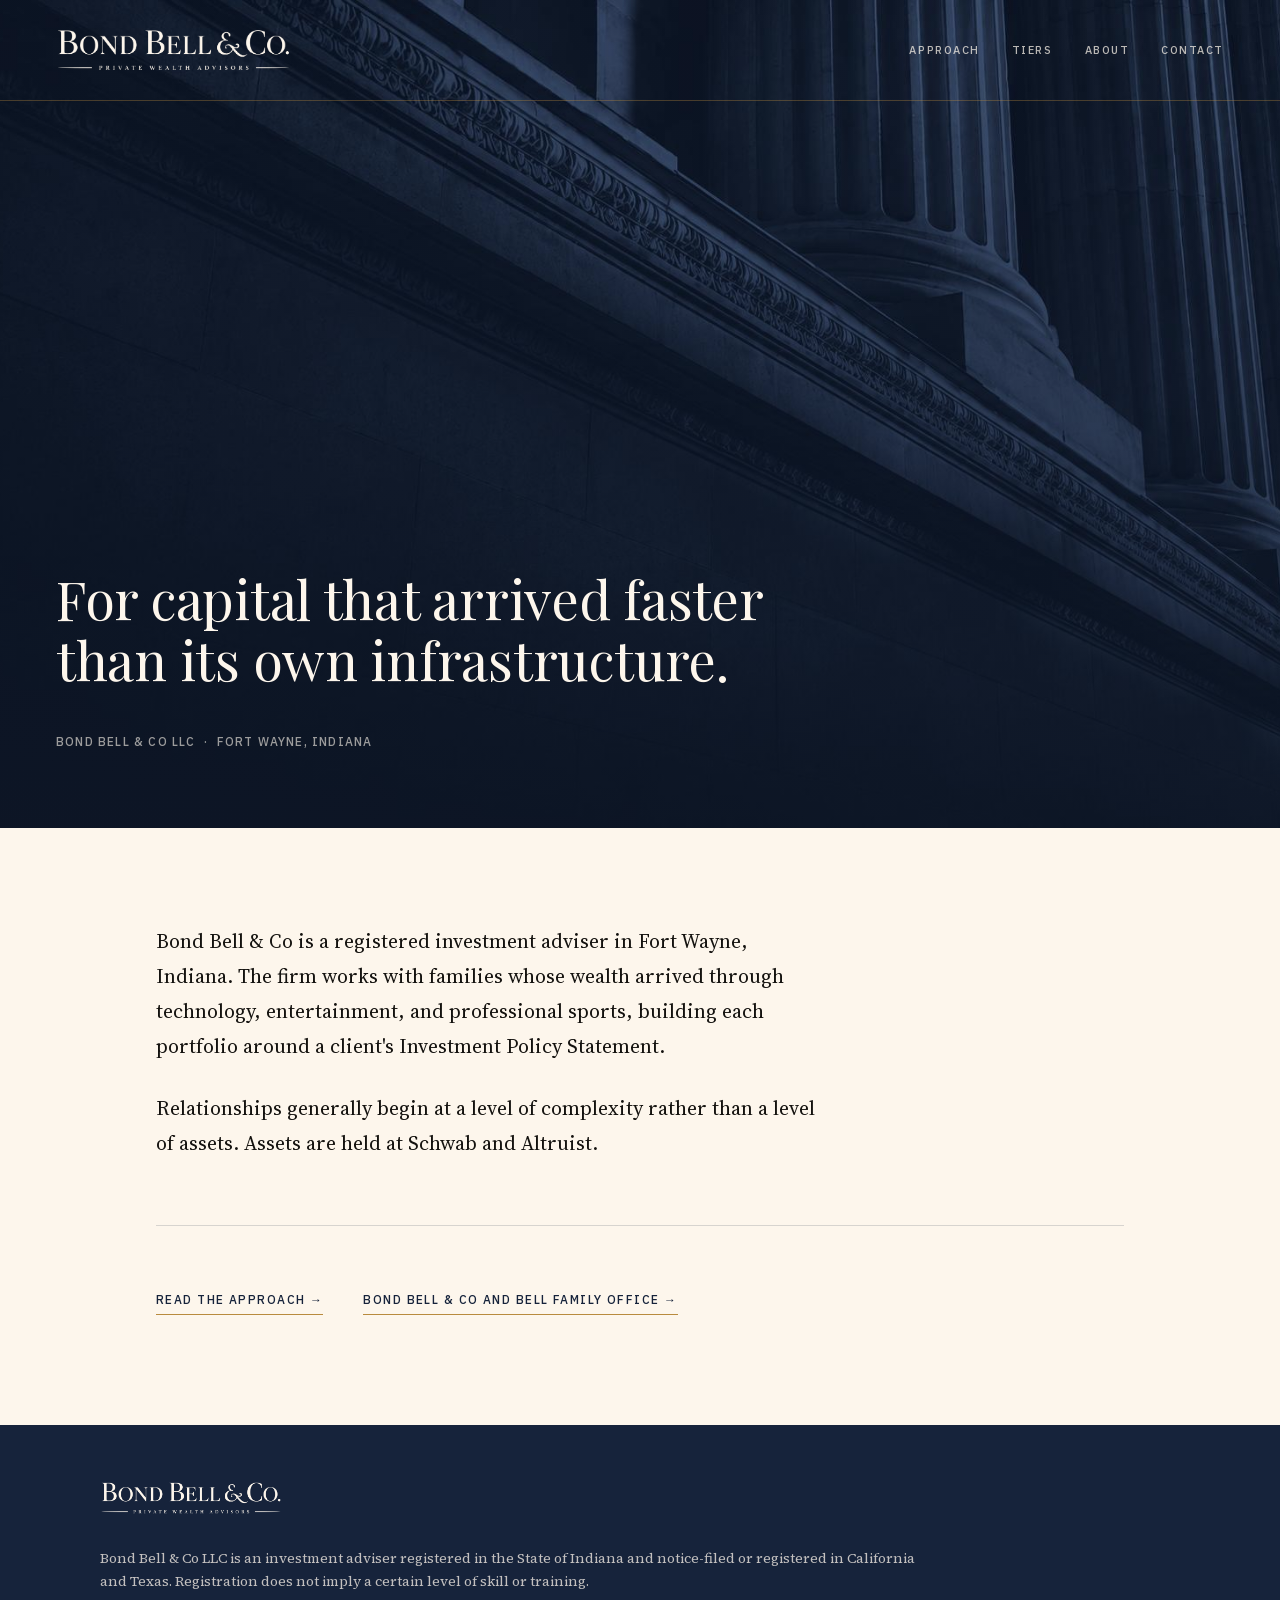
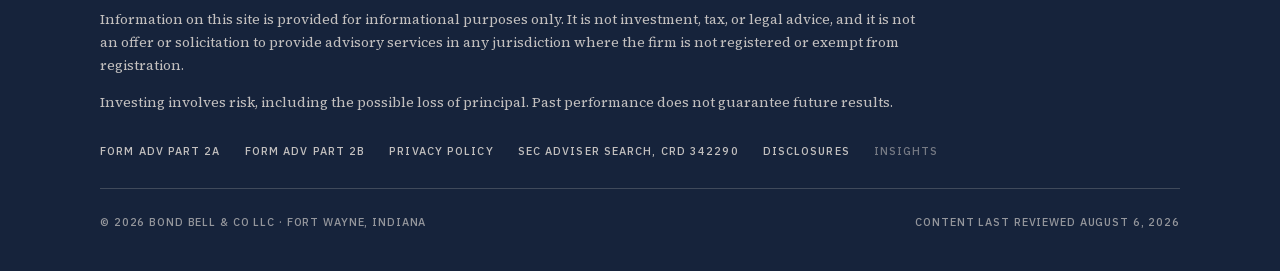
<file: index.html>
<!doctype html>
<html lang="en">
<head>
<meta charset="utf-8">
<meta name="viewport" content="width=device-width, initial-scale=1">
<title>Bond Bell &amp; Co · Private Wealth Advisors</title>
<meta name="description" content="Bond Bell &amp; Co is a registered investment adviser in Fort Wayne, Indiana, serving families whose wealth arrived through technology, entertainment, and professional sports.">
<meta property="og:title" content="Bond Bell &amp; Co">
<meta property="og:description" content="Private wealth advisors. Fort Wayne, Indiana.">
<meta property="og:image" content="https://bondbellandco.com/share-card.png">
<meta property="og:url" content="https://bondbellandco.com/">
<meta property="og:type" content="website">
<meta name="twitter:card" content="summary_large_image">
<link rel="icon" type="image/png" sizes="32x32" href="favicon-32.png">
<link rel="icon" type="image/png" sizes="16x16" href="favicon-16.png">
<link rel="apple-touch-icon" href="apple-touch-icon.png">
<link rel="stylesheet" href="styles.css">
<script>document.documentElement.classList.add('js')</script>
</head>
<body>

<a class="skip-link" href="#main">Skip to content</a>

<div class="hero">
  <header class="site-header site-header--overlay">
    <a class="wordmark" href="./"><img src="images/logo-cream.png" alt="Bond Bell &amp; Co. Private Wealth Advisors" width="1335" height="250"></a>
    <nav class="site-nav" aria-label="Primary">
      <a href="approach/">Approach</a>
      <a href="tiers/">Tiers</a>
      <a href="about/">About</a>
      <a href="contact/">Contact</a>
    </nav>
  </header>
  <div class="hero-content">
    <h1 class="thesis">For capital that arrived faster than its own infrastructure.</h1>
    <p class="hero-sub">Bond Bell &amp; Co LLC &nbsp;·&nbsp; Fort Wayne, Indiana</p>
  </div>
</div>

<main id="main">
  <div class="narrow reveal">
    <p class="lede">Bond Bell &amp; Co is a registered investment adviser in Fort Wayne, Indiana. The firm works with families whose wealth arrived through technology, entertainment, and professional sports, building each portfolio around a client's Investment Policy Statement.</p>
    <p class="lede">Relationships generally begin at a level of complexity rather than a level of assets. Assets are held at Schwab and Altruist.</p>
  </div>

  <hr class="rule">

  <div class="ctas reveal">
    <a class="cta" href="approach/">Read the approach →</a>
    <a class="cta" href="tiers/">Bond Bell &amp; Co and Bell Family Office →</a>
  </div>
</main>

<footer class="site-footer">
  <div class="footer-inner">
    <div class="footer-wordmark"><img src="images/logo-cream.png" alt="" width="1335" height="250"></div>
    <div class="disclosure">
      <p>Bond Bell &amp; Co LLC is an investment adviser registered in the State of Indiana and notice-filed or registered in California and Texas. Registration does not imply a certain level of skill or training.</p>
      <p>Information on this site is provided for informational purposes only. It is not investment, tax, or legal advice, and it is not an offer or solicitation to provide advisory services in any jurisdiction where the firm is not registered or exempt from registration.</p>
      <p>Investing involves risk, including the possible loss of principal. Past performance does not guarantee future results.</p>
    </div>
    <nav class="footer-links" aria-label="Disclosures">
      <a href="documents/form-adv-part-2a.pdf">Form ADV Part 2A</a>
      <a href="documents/form-adv-part-2b.pdf">Form ADV Part 2B</a>
      <a href="privacy/">Privacy Policy</a>
      <a href="https://adviserinfo.sec.gov/firm/summary/342290" rel="noopener noreferrer">SEC Adviser Search, CRD 342290</a>
      <a href="disclosures/">Disclosures</a>
      <a class="discreet" href="insights/">Insights</a>
    </nav>
    <div class="footer-meta">
      <span>© 2026 Bond Bell &amp; Co LLC · Fort Wayne, Indiana</span>
      <span>Content last reviewed August 6, 2026</span>
    </div>
  </div>
</footer>

<script>
const obs = new IntersectionObserver(es => es.forEach(e => { if (e.isIntersecting) { e.target.classList.add('visible'); obs.unobserve(e.target); } }), { rootMargin: '-8% 0px' });
document.querySelectorAll('.reveal').forEach(el => obs.observe(el));
</script>
<script src="eggs.js?v=20261113b" defer></script>
</body>
</html>
</file>
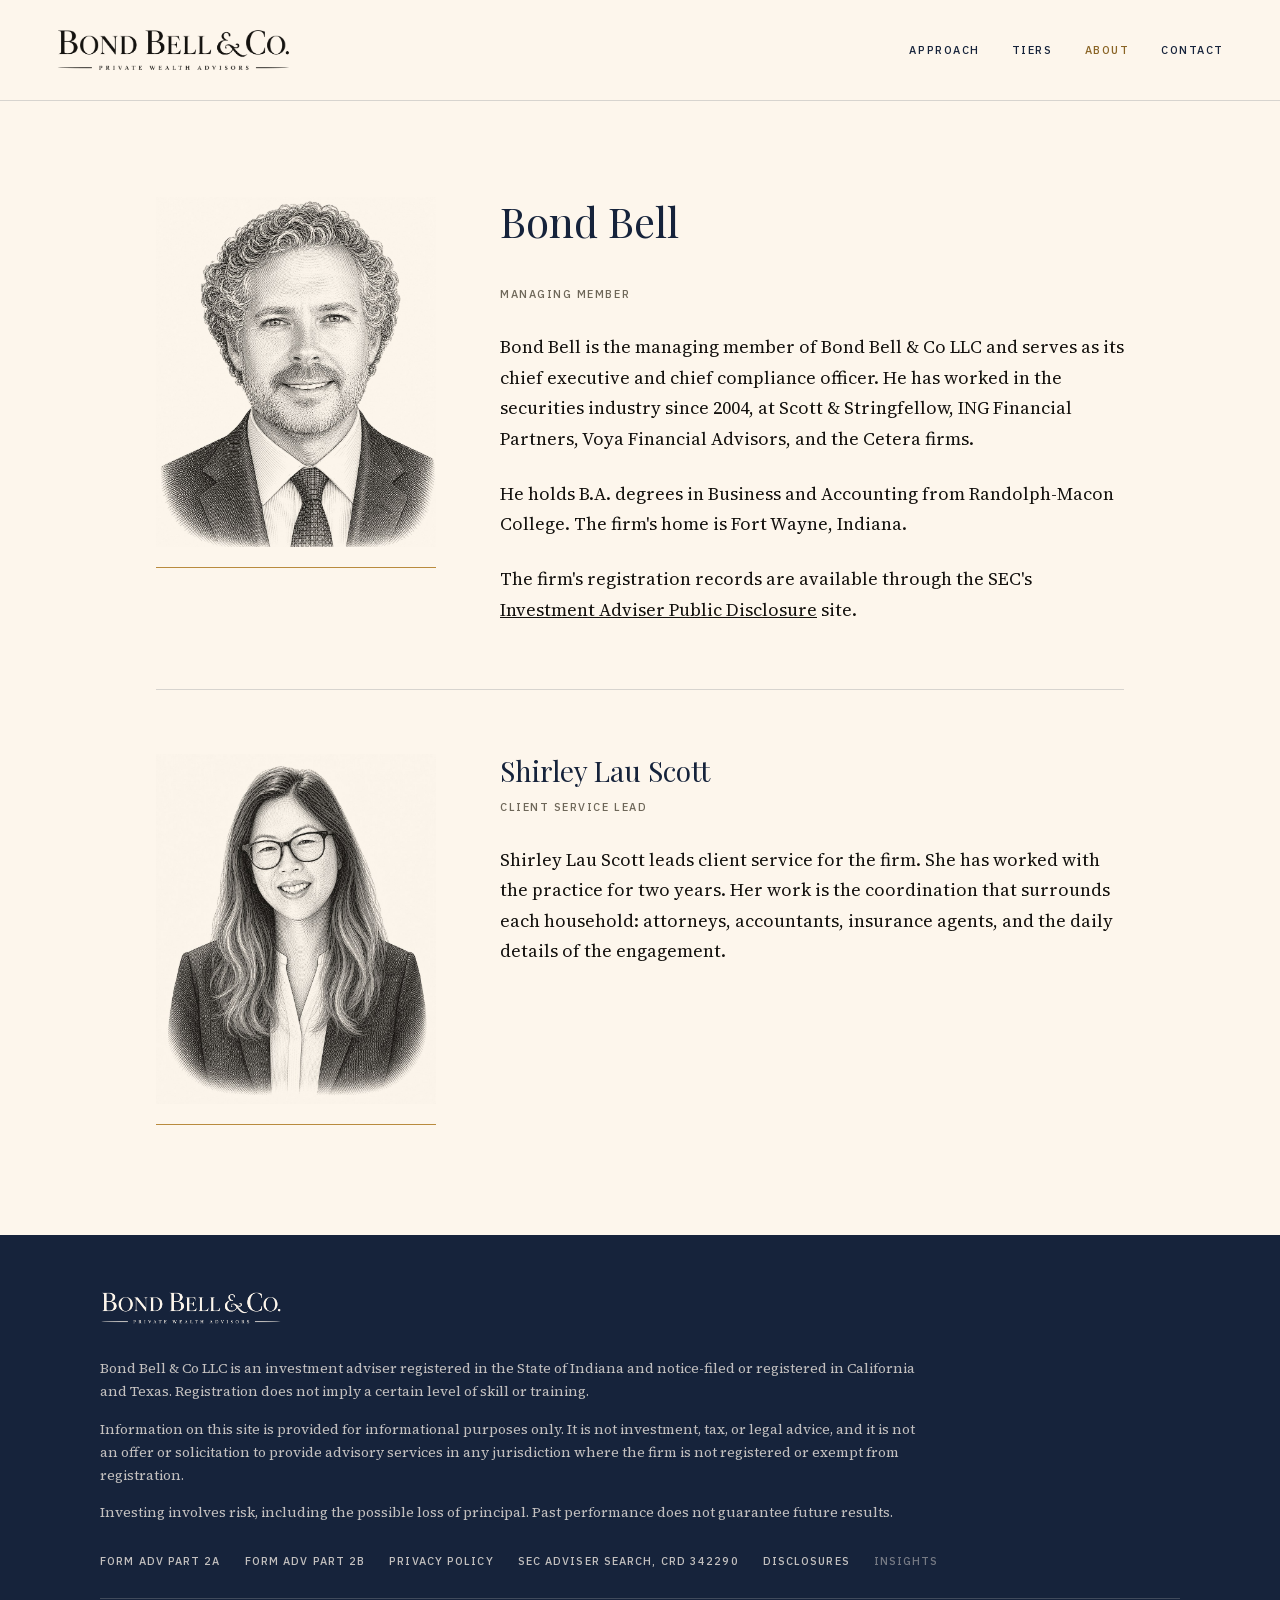
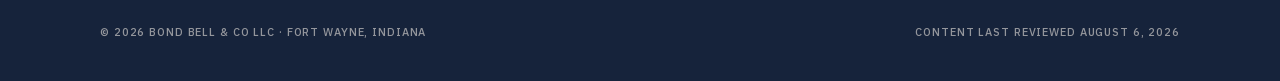
<file: about/index.html>
<!doctype html>
<html lang="en">
<head>
<meta charset="utf-8">
<meta name="viewport" content="width=device-width, initial-scale=1">
<title>About · Bond Bell &amp; Co</title>
<meta name="description" content="Bond Bell, managing member of Bond Bell &amp; Co LLC, Fort Wayne, Indiana.">
<meta property="og:title" content="About · Bond Bell &amp; Co">
<meta property="og:image" content="https://bondbellandco.com/share-card.png">
<meta name="twitter:card" content="summary_large_image">
<link rel="icon" type="image/png" sizes="32x32" href="../favicon-32.png">
<link rel="icon" type="image/png" sizes="16x16" href="../favicon-16.png">
<link rel="apple-touch-icon" href="../apple-touch-icon.png">
<link rel="stylesheet" href="../styles.css">
<script>document.documentElement.classList.add('js')</script>
</head>
<body>

<a class="skip-link" href="#main">Skip to content</a>

<header class="site-header site-header--solid">
  <a class="wordmark" href="../"><img src="../images/logo-black.png" alt="Bond Bell &amp; Co. Private Wealth Advisors" width="1335" height="250"></a>
  <nav class="site-nav" aria-label="Primary">
    <a href="../approach/">Approach</a>
    <a href="../tiers/">Tiers</a>
    <a href="./" aria-current="page">About</a>
    <a href="../contact/">Contact</a>
  </nav>
</header>

<main id="main">
  <div class="about-grid reveal">
    <img class="portrait" src="../images/portrait.jpg" alt="Engraved portrait of Bond Bell" width="640" height="800">
    <div>
      <h1>Bond Bell</h1>
      <p class="byline">Managing Member</p>
      <p>Bond Bell is the managing member of Bond Bell &amp; Co LLC and serves as its chief executive and chief compliance officer. He has worked in the securities industry since 2004, at Scott &amp; Stringfellow, ING Financial Partners, Voya Financial Advisors, and the Cetera firms.</p>
      <p>He holds B.A. degrees in Business and Accounting from Randolph-Macon College. The firm's home is Fort Wayne, Indiana.</p>
      <p>The firm's registration records are available through the SEC's <a href="https://adviserinfo.sec.gov/firm/summary/342290" rel="noopener noreferrer">Investment Adviser Public Disclosure</a> site.</p>
    </div>
  </div>

  <hr class="rule">

  <div class="about-grid reveal">
    <img class="portrait" src="../images/portrait-shirley.jpg" alt="Engraved portrait of Shirley Lau Scott" width="640" height="800">
    <div>
      <h2 class="person-name">Shirley Lau Scott</h2>
      <p class="byline">Client Service Lead</p>
      <p>Shirley Lau Scott leads client service for the firm. She has worked with the practice for two years. Her work is the coordination that surrounds each household: attorneys, accountants, insurance agents, and the daily details of the engagement.</p>
    </div>
  </div>
</main>

<footer class="site-footer">
  <div class="footer-inner">
    <div class="footer-wordmark"><img src="../images/logo-cream.png" alt="" width="1335" height="250"></div>
    <div class="disclosure">
      <p>Bond Bell &amp; Co LLC is an investment adviser registered in the State of Indiana and notice-filed or registered in California and Texas. Registration does not imply a certain level of skill or training.</p>
      <p>Information on this site is provided for informational purposes only. It is not investment, tax, or legal advice, and it is not an offer or solicitation to provide advisory services in any jurisdiction where the firm is not registered or exempt from registration.</p>
      <p>Investing involves risk, including the possible loss of principal. Past performance does not guarantee future results.</p>
    </div>
    <nav class="footer-links" aria-label="Disclosures">
      <a href="../documents/form-adv-part-2a.pdf">Form ADV Part 2A</a>
      <a href="../documents/form-adv-part-2b.pdf">Form ADV Part 2B</a>
      <a href="../privacy/">Privacy Policy</a>
      <a href="https://adviserinfo.sec.gov/firm/summary/342290" rel="noopener noreferrer">SEC Adviser Search, CRD 342290</a>
      <a href="../disclosures/">Disclosures</a>
      <a class="discreet" href="../insights/">Insights</a>
    </nav>
    <div class="footer-meta">
      <span>© 2026 Bond Bell &amp; Co LLC · Fort Wayne, Indiana</span>
      <span>Content last reviewed August 6, 2026</span>
    </div>
  </div>
</footer>

<script>
const obs = new IntersectionObserver(es => es.forEach(e => { if (e.isIntersecting) { e.target.classList.add('visible'); obs.unobserve(e.target); } }), { rootMargin: '-8% 0px' });
document.querySelectorAll('.reveal').forEach(el => obs.observe(el));
</script>
<script src="../eggs.js?v=20261113b" defer></script>
</body>
</html>
</file>
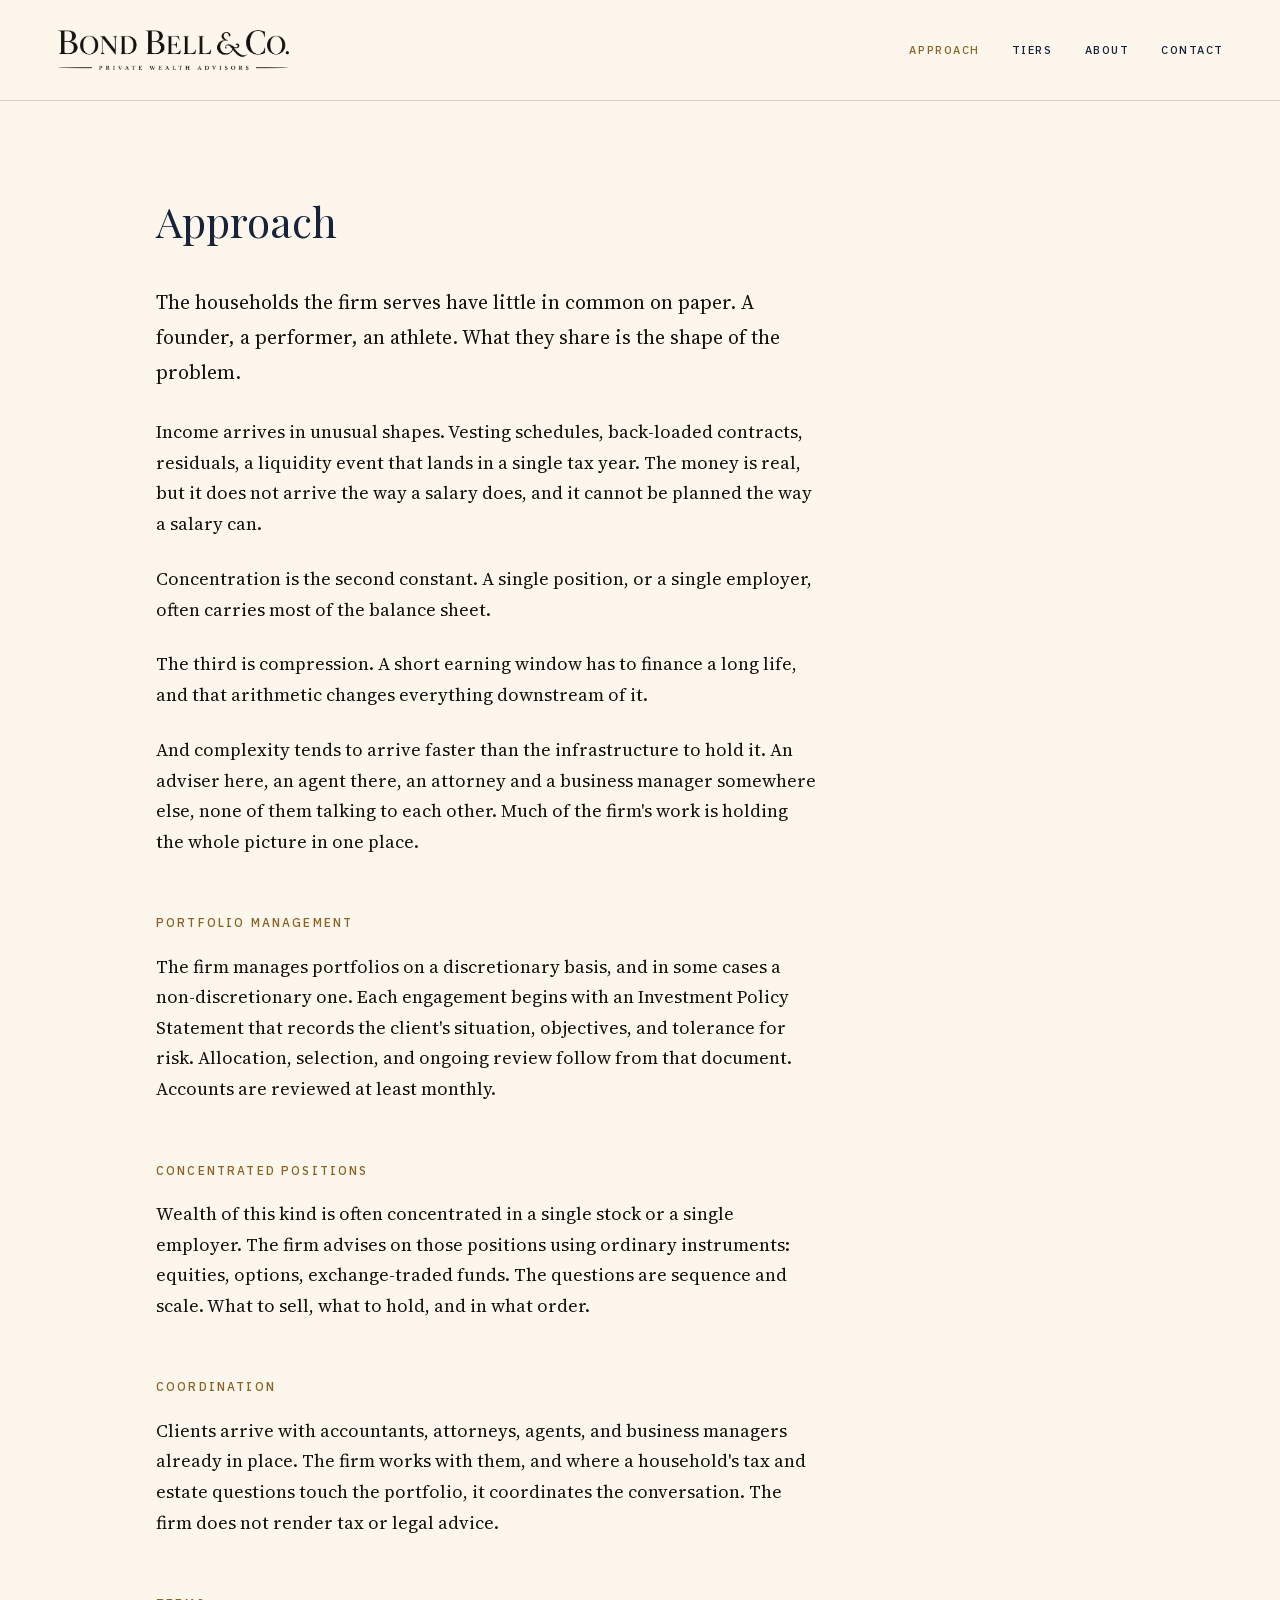
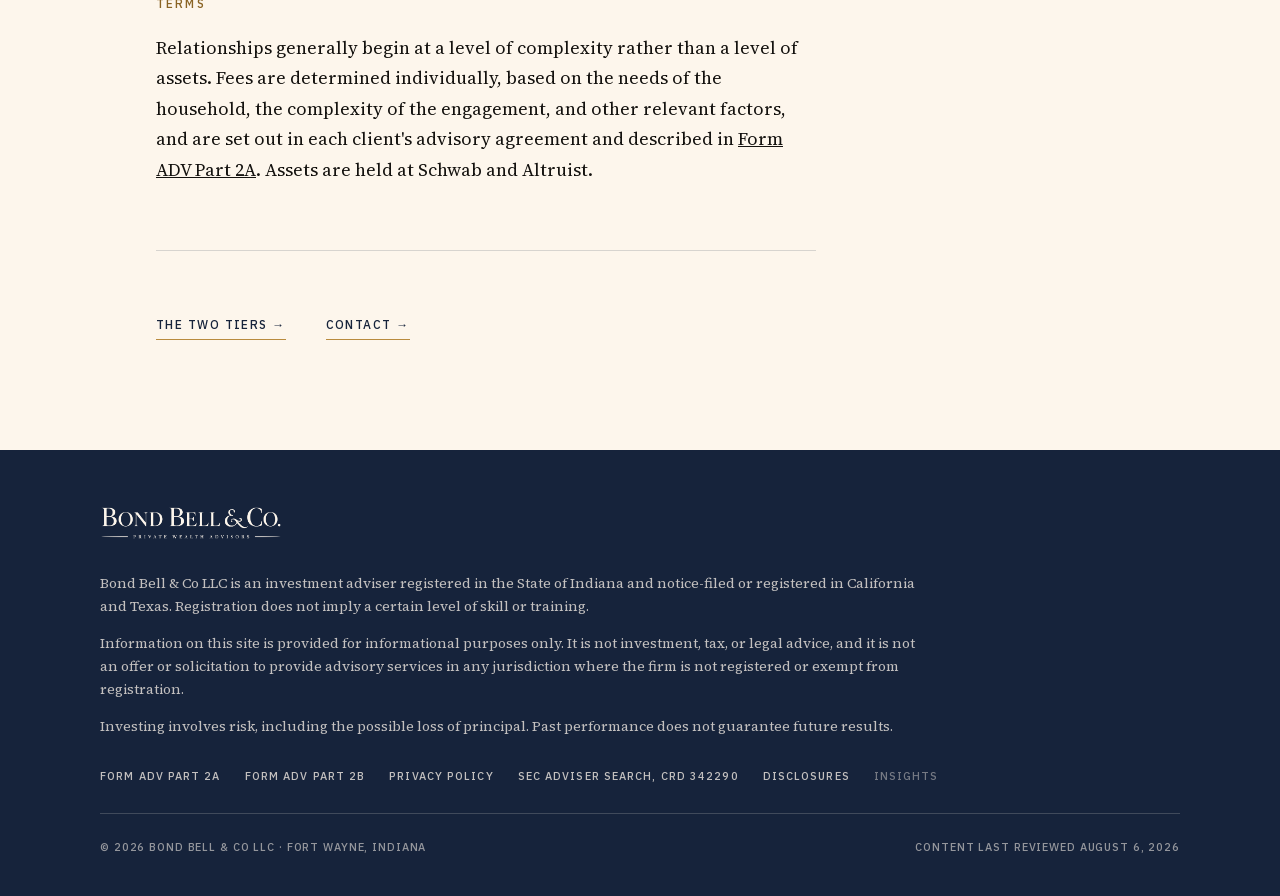
<file: approach/index.html>
<!doctype html>
<html lang="en">
<head>
<meta charset="utf-8">
<meta name="viewport" content="width=device-width, initial-scale=1">
<title>Approach · Bond Bell &amp; Co</title>
<meta name="description" content="Who Bond Bell &amp; Co serves and what the firm does: portfolio management built around each client's Investment Policy Statement, concentrated positions, and coordination with a household's existing advisers.">
<meta property="og:title" content="Approach · Bond Bell &amp; Co">
<meta property="og:image" content="https://bondbellandco.com/share-card.png">
<meta name="twitter:card" content="summary_large_image">
<link rel="icon" type="image/png" sizes="32x32" href="../favicon-32.png">
<link rel="icon" type="image/png" sizes="16x16" href="../favicon-16.png">
<link rel="apple-touch-icon" href="../apple-touch-icon.png">
<link rel="stylesheet" href="../styles.css">
<script>document.documentElement.classList.add('js')</script>
</head>
<body>

<a class="skip-link" href="#main">Skip to content</a>

<header class="site-header site-header--solid">
  <a class="wordmark" href="../"><img src="../images/logo-black.png" alt="Bond Bell &amp; Co. Private Wealth Advisors" width="1335" height="250"></a>
  <nav class="site-nav" aria-label="Primary">
    <a href="./" aria-current="page">Approach</a>
    <a href="../tiers/">Tiers</a>
    <a href="../about/">About</a>
    <a href="../contact/">Contact</a>
  </nav>
</header>

<main id="main">
  <h1>Approach</h1>

  <div class="narrow">
    <div class="reveal">
      <p class="lede">The households the firm serves have little in common on paper. A founder, a performer, an athlete. What they share is the shape of the problem.</p>
      <p>Income arrives in unusual shapes. Vesting schedules, back-loaded contracts, residuals, a liquidity event that lands in a single tax year. The money is real, but it does not arrive the way a salary does, and it cannot be planned the way a salary can.</p>
      <p>Concentration is the second constant. A single position, or a single employer, often carries most of the balance sheet.</p>
      <p>The third is compression. A short earning window has to finance a long life, and that arithmetic changes everything downstream of it.</p>
      <p>And complexity tends to arrive faster than the infrastructure to hold it. An adviser here, an agent there, an attorney and a business manager somewhere else, none of them talking to each other. Much of the firm's work is holding the whole picture in one place.</p>
    </div>

    <div class="reveal">
      <h2>Portfolio management</h2>
      <p>The firm manages portfolios on a discretionary basis, and in some cases a non-discretionary one. Each engagement begins with an Investment Policy Statement that records the client's situation, objectives, and tolerance for risk. Allocation, selection, and ongoing review follow from that document. Accounts are reviewed at least monthly.</p>

      <h2>Concentrated positions</h2>
      <p>Wealth of this kind is often concentrated in a single stock or a single employer. The firm advises on those positions using ordinary instruments: equities, options, exchange-traded funds. The questions are sequence and scale. What to sell, what to hold, and in what order.</p>

      <h2>Coordination</h2>
      <p>Clients arrive with accountants, attorneys, agents, and business managers already in place. The firm works with them, and where a household's tax and estate questions touch the portfolio, it coordinates the conversation. The firm does not render tax or legal advice.</p>

      <h2>Terms</h2>
      <p>Relationships generally begin at a level of complexity rather than a level of assets. Fees are determined individually, based on the needs of the household, the complexity of the engagement, and other relevant factors, and are set out in each client's advisory agreement and described in <a href="../documents/form-adv-part-2a.pdf">Form ADV Part 2A</a>. Assets are held at Schwab and Altruist.</p>
    </div>

    <hr class="rule">
    <div class="ctas reveal">
      <a class="cta" href="../tiers/">The two tiers →</a>
      <a class="cta" href="../contact/">Contact →</a>
    </div>
  </div>
</main>

<footer class="site-footer">
  <div class="footer-inner">
    <div class="footer-wordmark"><img src="../images/logo-cream.png" alt="" width="1335" height="250"></div>
    <div class="disclosure">
      <p>Bond Bell &amp; Co LLC is an investment adviser registered in the State of Indiana and notice-filed or registered in California and Texas. Registration does not imply a certain level of skill or training.</p>
      <p>Information on this site is provided for informational purposes only. It is not investment, tax, or legal advice, and it is not an offer or solicitation to provide advisory services in any jurisdiction where the firm is not registered or exempt from registration.</p>
      <p>Investing involves risk, including the possible loss of principal. Past performance does not guarantee future results.</p>
    </div>
    <nav class="footer-links" aria-label="Disclosures">
      <a href="../documents/form-adv-part-2a.pdf">Form ADV Part 2A</a>
      <a href="../documents/form-adv-part-2b.pdf">Form ADV Part 2B</a>
      <a href="../privacy/">Privacy Policy</a>
      <a href="https://adviserinfo.sec.gov/firm/summary/342290" rel="noopener noreferrer">SEC Adviser Search, CRD 342290</a>
      <a href="../disclosures/">Disclosures</a>
      <a class="discreet" href="../insights/">Insights</a>
    </nav>
    <div class="footer-meta">
      <span>© 2026 Bond Bell &amp; Co LLC · Fort Wayne, Indiana</span>
      <span>Content last reviewed August 6, 2026</span>
    </div>
  </div>
</footer>

<script>
const obs = new IntersectionObserver(es => es.forEach(e => { if (e.isIntersecting) { e.target.classList.add('visible'); obs.unobserve(e.target); } }), { rootMargin: '-8% 0px' });
document.querySelectorAll('.reveal').forEach(el => obs.observe(el));
</script>
<script src="../eggs.js?v=20261113b" defer></script>
</body>
</html>
</file>
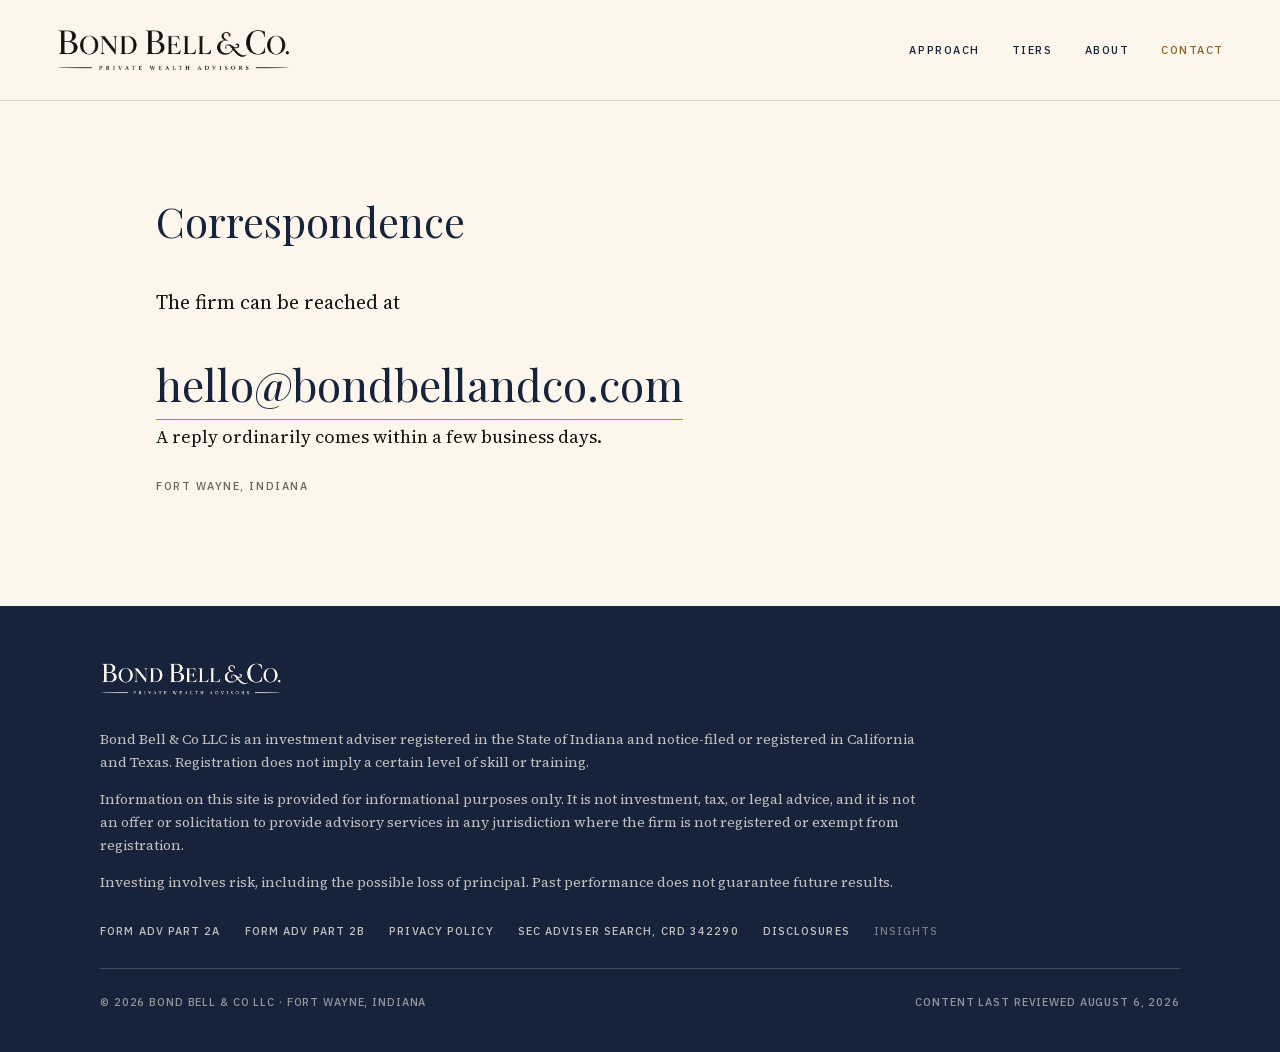
<file: contact/index.html>
<!doctype html>
<html lang="en">
<head>
<meta charset="utf-8">
<meta name="viewport" content="width=device-width, initial-scale=1">
<title>Contact · Bond Bell &amp; Co</title>
<meta name="description" content="Bond Bell &amp; Co can be reached by email. Fort Wayne, Indiana.">
<meta property="og:title" content="Contact · Bond Bell &amp; Co">
<meta property="og:image" content="https://bondbellandco.com/share-card.png">
<meta name="twitter:card" content="summary_large_image">
<link rel="icon" type="image/png" sizes="32x32" href="../favicon-32.png">
<link rel="icon" type="image/png" sizes="16x16" href="../favicon-16.png">
<link rel="apple-touch-icon" href="../apple-touch-icon.png">
<link rel="stylesheet" href="../styles.css">
<script>document.documentElement.classList.add('js')</script>
</head>
<body>

<a class="skip-link" href="#main">Skip to content</a>

<header class="site-header site-header--solid">
  <a class="wordmark" href="../"><img src="../images/logo-black.png" alt="Bond Bell &amp; Co. Private Wealth Advisors" width="1335" height="250"></a>
  <nav class="site-nav" aria-label="Primary">
    <a href="../approach/">Approach</a>
    <a href="../tiers/">Tiers</a>
    <a href="../about/">About</a>
    <a href="./" aria-current="page">Contact</a>
  </nav>
</header>

<main id="main" class="contact-page">
  <div class="narrow reveal">
    <h1>Correspondence</h1>
    <p class="lede">The firm can be reached at</p>
    <a class="contact-email" href="&#109;&#97;&#105;&#108;&#116;&#111;&#58;&#104;&#101;&#108;&#108;&#111;&#64;&#98;&#111;&#110;&#100;&#98;&#101;&#108;&#108;&#97;&#110;&#100;&#99;&#111;&#46;&#99;&#111;&#109;">&#104;&#101;&#108;&#108;&#111;&#64;&#98;&#111;&#110;&#100;&#98;&#101;&#108;&#108;&#97;&#110;&#100;&#99;&#111;&#46;&#99;&#111;&#109;</a>
    <p>A reply ordinarily comes within a few business days.</p>
    <p class="byline">Fort Wayne, Indiana</p>
  </div>
</main>

<footer class="site-footer">
  <div class="footer-inner">
    <div class="footer-wordmark"><img src="../images/logo-cream.png" alt="" width="1335" height="250"></div>
    <div class="disclosure">
      <p>Bond Bell &amp; Co LLC is an investment adviser registered in the State of Indiana and notice-filed or registered in California and Texas. Registration does not imply a certain level of skill or training.</p>
      <p>Information on this site is provided for informational purposes only. It is not investment, tax, or legal advice, and it is not an offer or solicitation to provide advisory services in any jurisdiction where the firm is not registered or exempt from registration.</p>
      <p>Investing involves risk, including the possible loss of principal. Past performance does not guarantee future results.</p>
    </div>
    <nav class="footer-links" aria-label="Disclosures">
      <a href="../documents/form-adv-part-2a.pdf">Form ADV Part 2A</a>
      <a href="../documents/form-adv-part-2b.pdf">Form ADV Part 2B</a>
      <a href="../privacy/">Privacy Policy</a>
      <a href="https://adviserinfo.sec.gov/firm/summary/342290" rel="noopener noreferrer">SEC Adviser Search, CRD 342290</a>
      <a href="../disclosures/">Disclosures</a>
      <a class="discreet" href="../insights/">Insights</a>
    </nav>
    <div class="footer-meta">
      <span>© 2026 Bond Bell &amp; Co LLC · Fort Wayne, Indiana</span>
      <span>Content last reviewed August 6, 2026</span>
    </div>
  </div>
</footer>

<script>
const obs = new IntersectionObserver(es => es.forEach(e => { if (e.isIntersecting) { e.target.classList.add('visible'); obs.unobserve(e.target); } }), { rootMargin: '-8% 0px' });
document.querySelectorAll('.reveal').forEach(el => obs.observe(el));
</script>
<script src="../eggs.js?v=20261113b" defer></script>
</body>
</html>
</file>
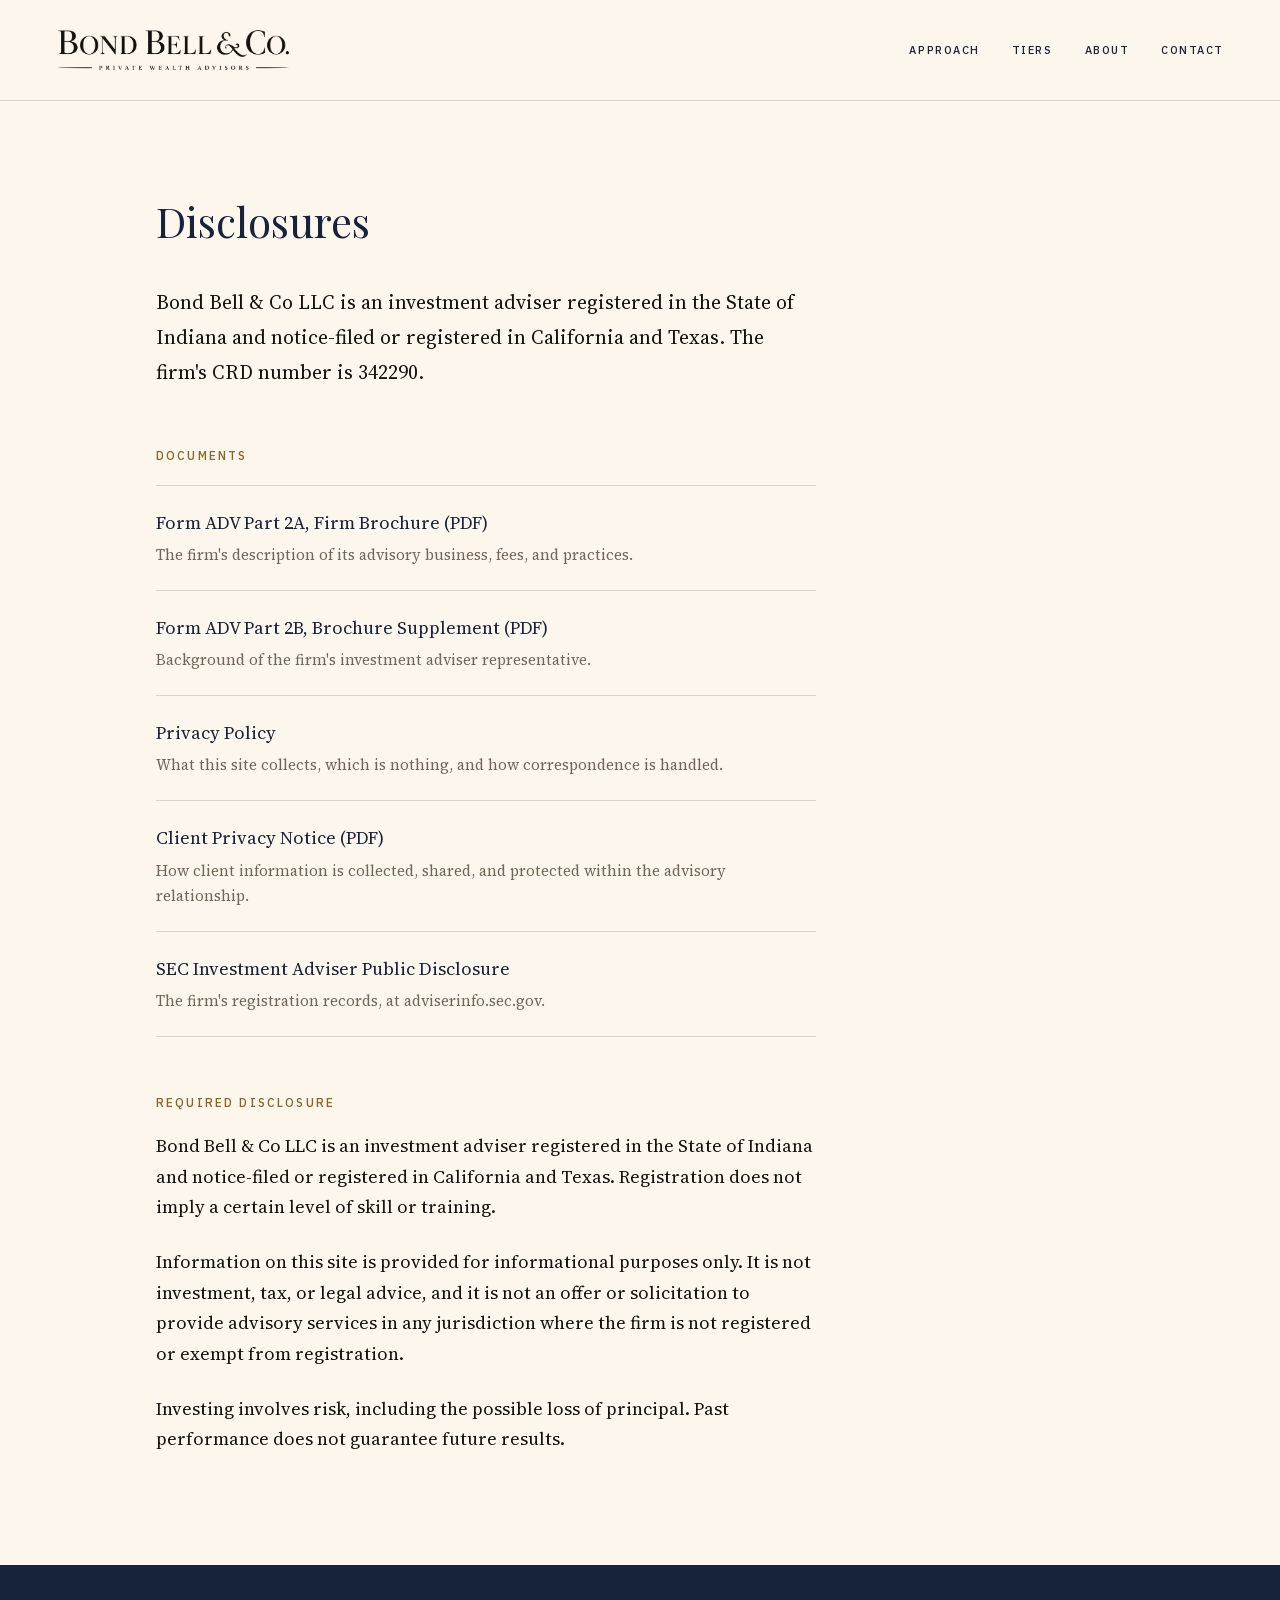
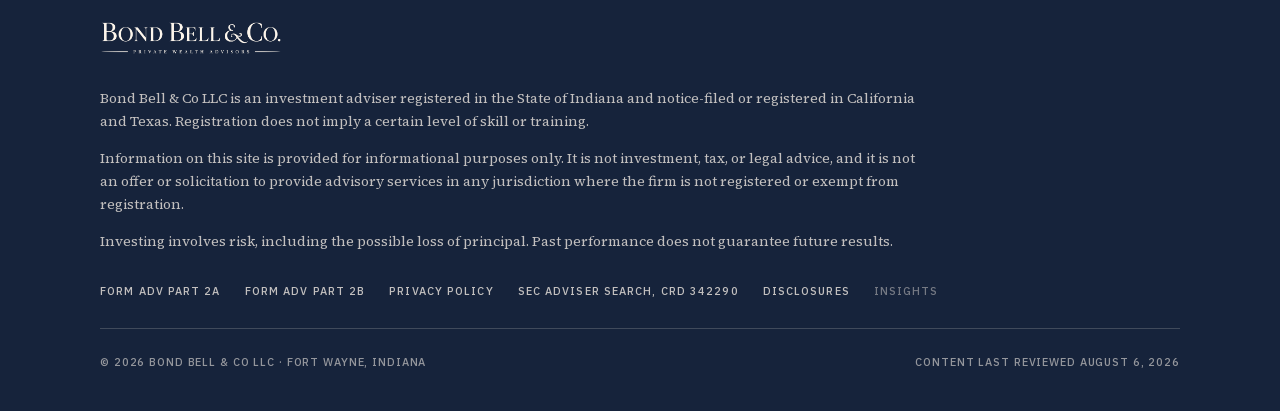
<file: disclosures/index.html>
<!doctype html>
<html lang="en">
<head>
<meta charset="utf-8">
<meta name="viewport" content="width=device-width, initial-scale=1">
<title>Disclosures · Bond Bell &amp; Co</title>
<meta name="description" content="Form ADV Part 2A and 2B, Privacy Policy, and regulatory records for Bond Bell &amp; Co LLC, CRD 342290.">
<meta property="og:title" content="Disclosures · Bond Bell &amp; Co">
<meta property="og:image" content="https://bondbellandco.com/share-card.png">
<meta name="twitter:card" content="summary_large_image">
<link rel="icon" type="image/png" sizes="32x32" href="../favicon-32.png">
<link rel="icon" type="image/png" sizes="16x16" href="../favicon-16.png">
<link rel="apple-touch-icon" href="../apple-touch-icon.png">
<link rel="stylesheet" href="../styles.css">
<script>document.documentElement.classList.add('js')</script>
</head>
<body>

<a class="skip-link" href="#main">Skip to content</a>

<header class="site-header site-header--solid">
  <a class="wordmark" href="../"><img src="../images/logo-black.png" alt="Bond Bell &amp; Co. Private Wealth Advisors" width="1335" height="250"></a>
  <nav class="site-nav" aria-label="Primary">
    <a href="../approach/">Approach</a>
    <a href="../tiers/">Tiers</a>
    <a href="../about/">About</a>
    <a href="../contact/">Contact</a>
  </nav>
</header>

<main id="main">
  <h1>Disclosures</h1>

  <div class="narrow">
    <div class="reveal">
      <p class="lede">Bond Bell &amp; Co LLC is an investment adviser registered in the State of Indiana and notice-filed or registered in California and Texas. The firm's CRD number is 342290.</p>
    </div>

    <div class="reveal">
      <h2>Documents</h2>
      <ul class="doc-list">
        <li>
          <a href="../documents/form-adv-part-2a.pdf">Form ADV Part 2A, Firm Brochure (PDF)</a>
          <p class="doc-note">The firm's description of its advisory business, fees, and practices.</p>
        </li>
        <li>
          <a href="../documents/form-adv-part-2b.pdf">Form ADV Part 2B, Brochure Supplement (PDF)</a>
          <p class="doc-note">Background of the firm's investment adviser representative.</p>
        </li>
        <li>
          <a href="../privacy/">Privacy Policy</a>
          <p class="doc-note">What this site collects, which is nothing, and how correspondence is handled.</p>
        </li>
        <li>
          <a href="../documents/client-privacy-notice.pdf">Client Privacy Notice (PDF)</a>
          <p class="doc-note">How client information is collected, shared, and protected within the advisory relationship.</p>
        </li>
        <li>
          <a href="https://adviserinfo.sec.gov/firm/summary/342290" rel="noopener noreferrer">SEC Investment Adviser Public Disclosure</a>
          <p class="doc-note">The firm's registration records, at adviserinfo.sec.gov.</p>
        </li>
      </ul>
    </div>

    <div class="reveal">
      <h2>Required disclosure</h2>
      <p>Bond Bell &amp; Co LLC is an investment adviser registered in the State of Indiana and notice-filed or registered in California and Texas. Registration does not imply a certain level of skill or training.</p>
      <p>Information on this site is provided for informational purposes only. It is not investment, tax, or legal advice, and it is not an offer or solicitation to provide advisory services in any jurisdiction where the firm is not registered or exempt from registration.</p>
      <p>Investing involves risk, including the possible loss of principal. Past performance does not guarantee future results.</p>
    </div>
  </div>
</main>

<footer class="site-footer">
  <div class="footer-inner">
    <div class="footer-wordmark"><img src="../images/logo-cream.png" alt="" width="1335" height="250"></div>
    <div class="disclosure">
      <p>Bond Bell &amp; Co LLC is an investment adviser registered in the State of Indiana and notice-filed or registered in California and Texas. Registration does not imply a certain level of skill or training.</p>
      <p>Information on this site is provided for informational purposes only. It is not investment, tax, or legal advice, and it is not an offer or solicitation to provide advisory services in any jurisdiction where the firm is not registered or exempt from registration.</p>
      <p>Investing involves risk, including the possible loss of principal. Past performance does not guarantee future results.</p>
    </div>
    <nav class="footer-links" aria-label="Disclosures">
      <a href="../documents/form-adv-part-2a.pdf">Form ADV Part 2A</a>
      <a href="../documents/form-adv-part-2b.pdf">Form ADV Part 2B</a>
      <a href="../privacy/">Privacy Policy</a>
      <a href="https://adviserinfo.sec.gov/firm/summary/342290" rel="noopener noreferrer">SEC Adviser Search, CRD 342290</a>
      <a href="./">Disclosures</a>
      <a class="discreet" href="../insights/">Insights</a>
    </nav>
    <div class="footer-meta">
      <span>© 2026 Bond Bell &amp; Co LLC · Fort Wayne, Indiana</span>
      <span>Content last reviewed August 6, 2026</span>
    </div>
  </div>
</footer>

<script>
const obs = new IntersectionObserver(es => es.forEach(e => { if (e.isIntersecting) { e.target.classList.add('visible'); obs.unobserve(e.target); } }), { rootMargin: '-8% 0px' });
document.querySelectorAll('.reveal').forEach(el => obs.observe(el));
</script>
<script src="../eggs.js?v=20261113b" defer></script>
</body>
</html>
</file>
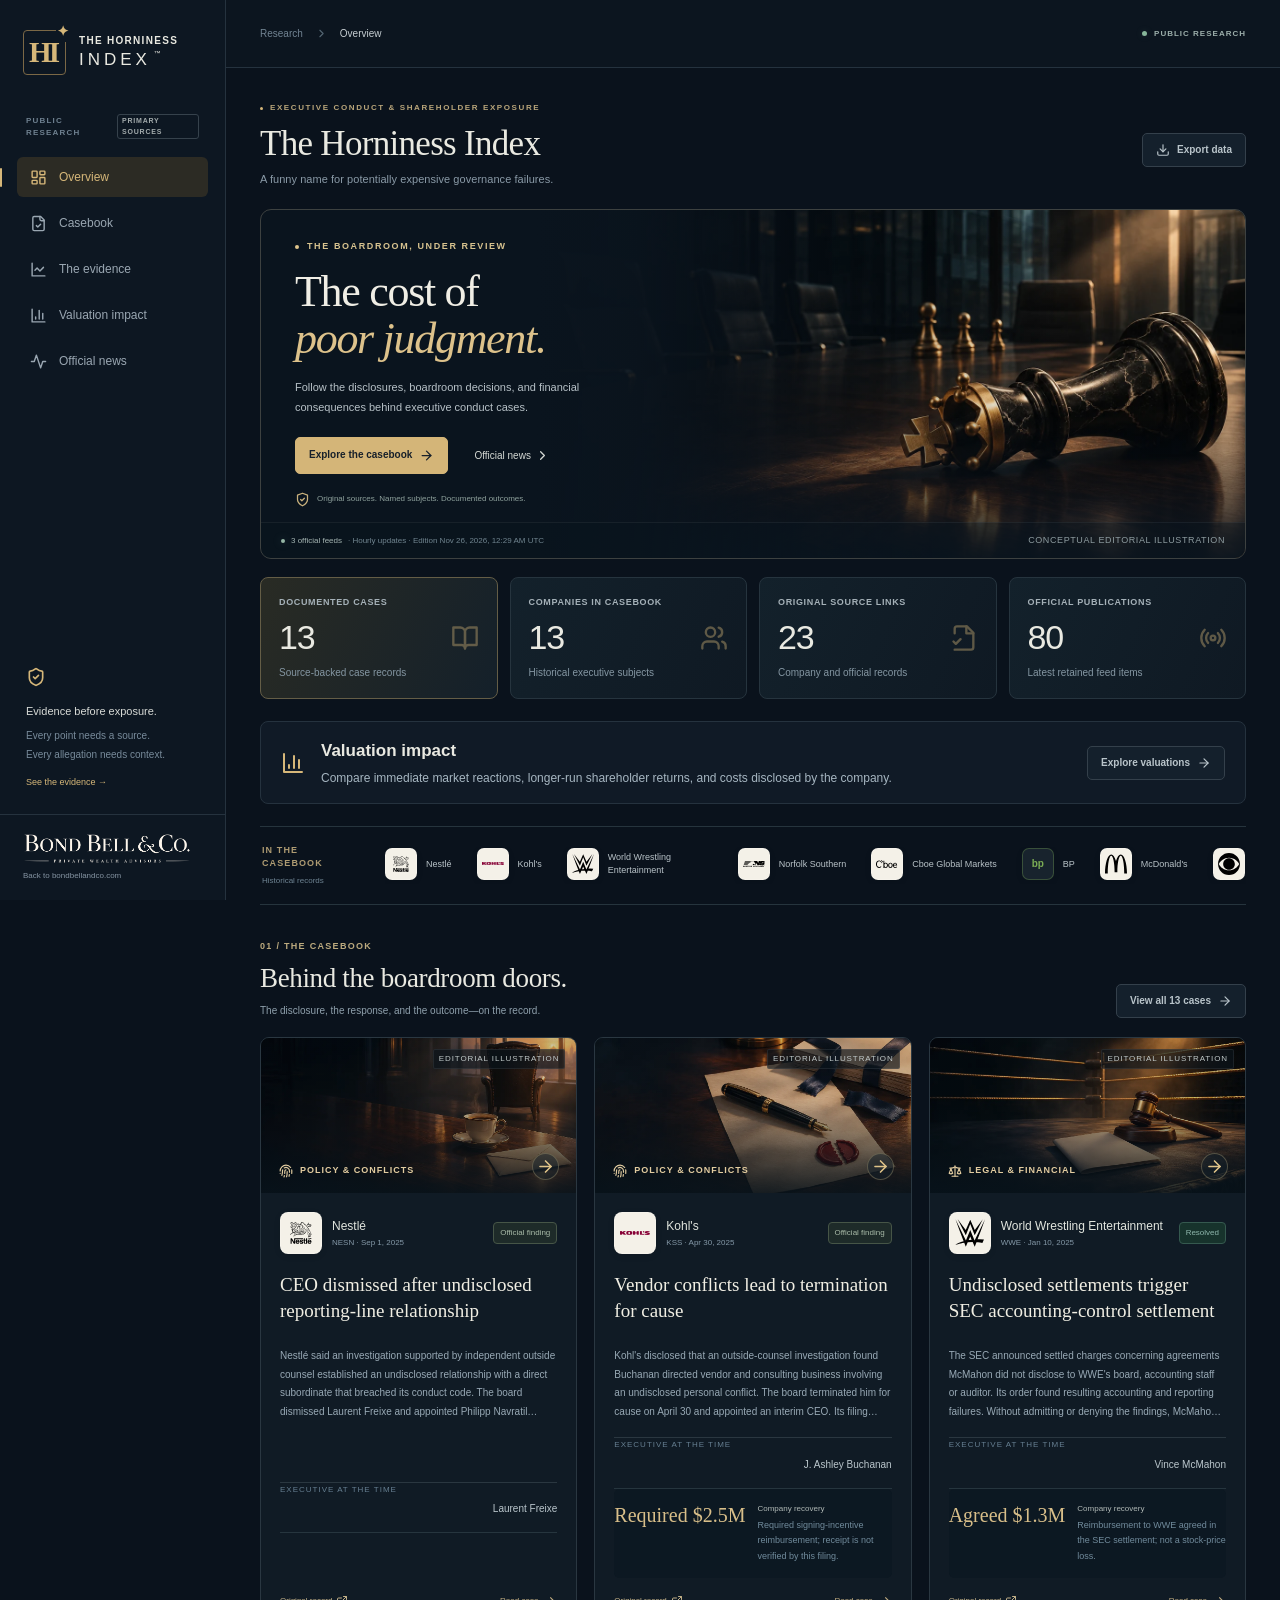
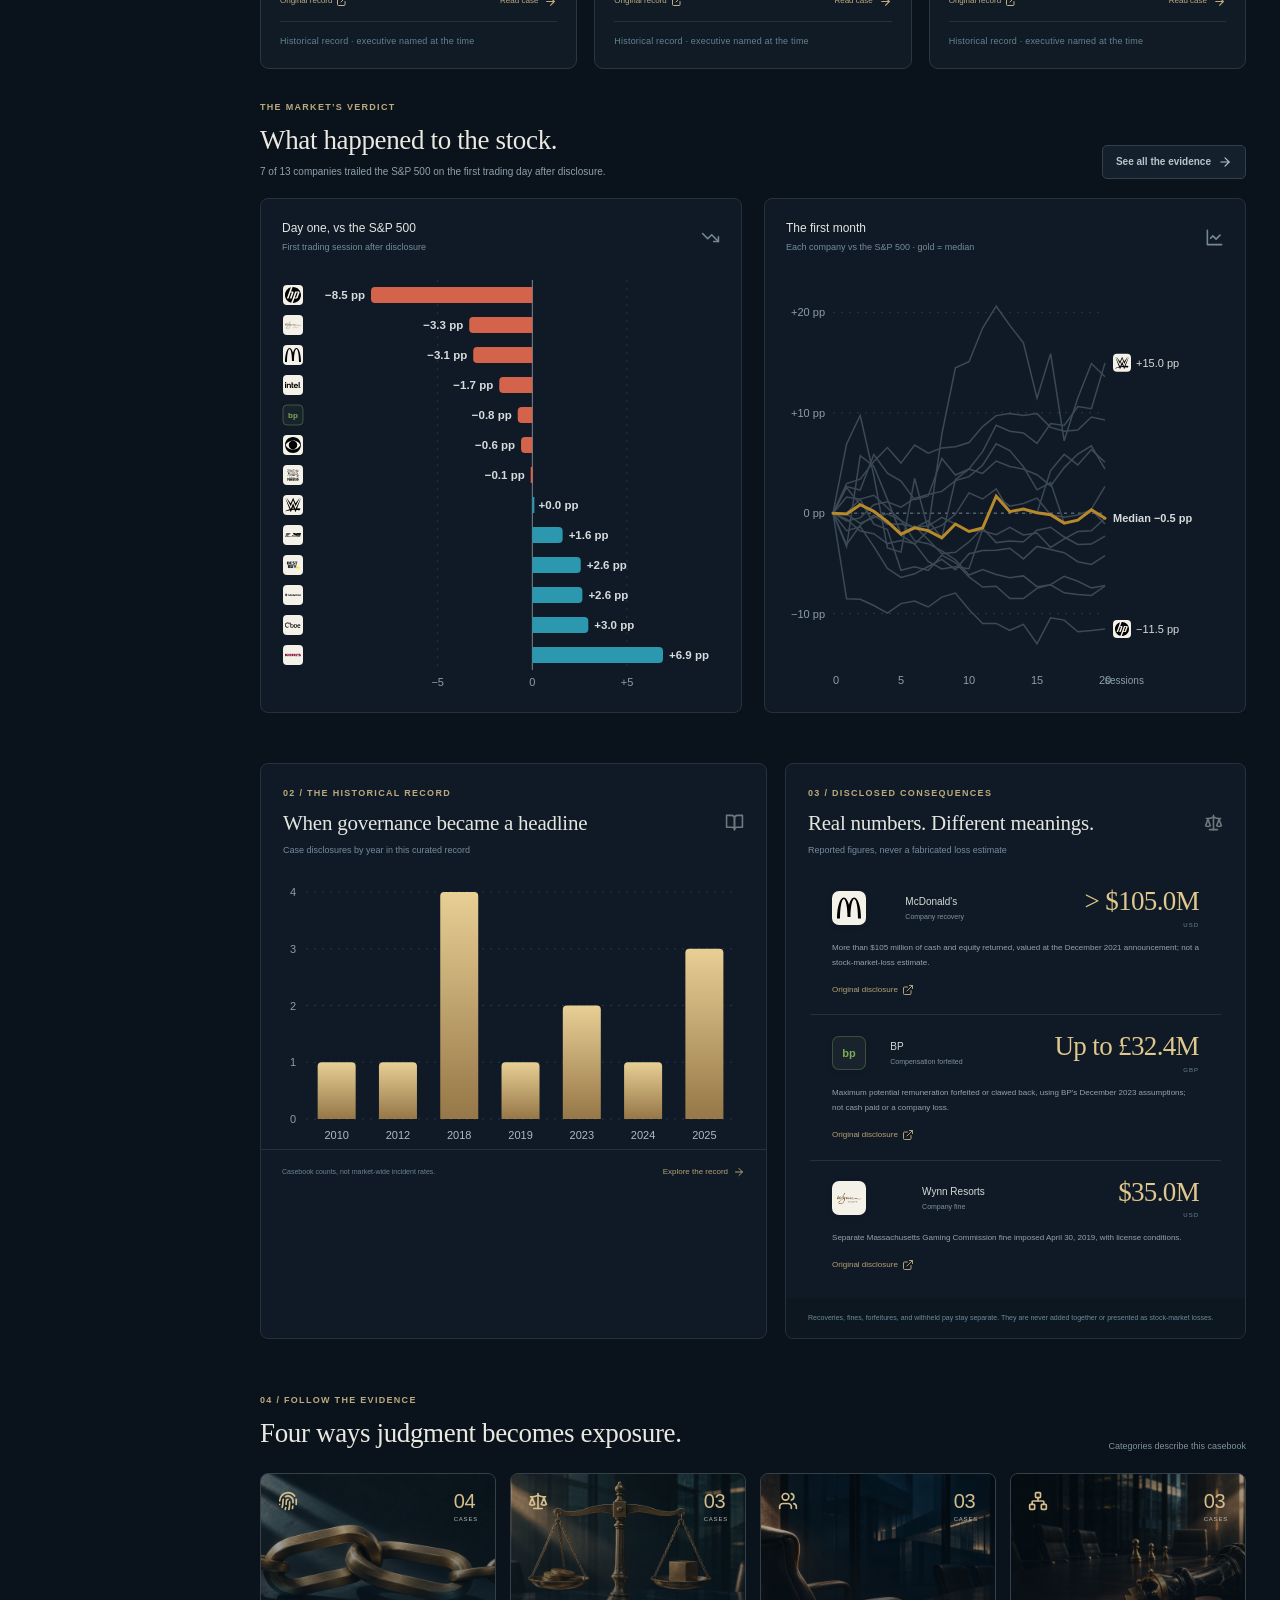
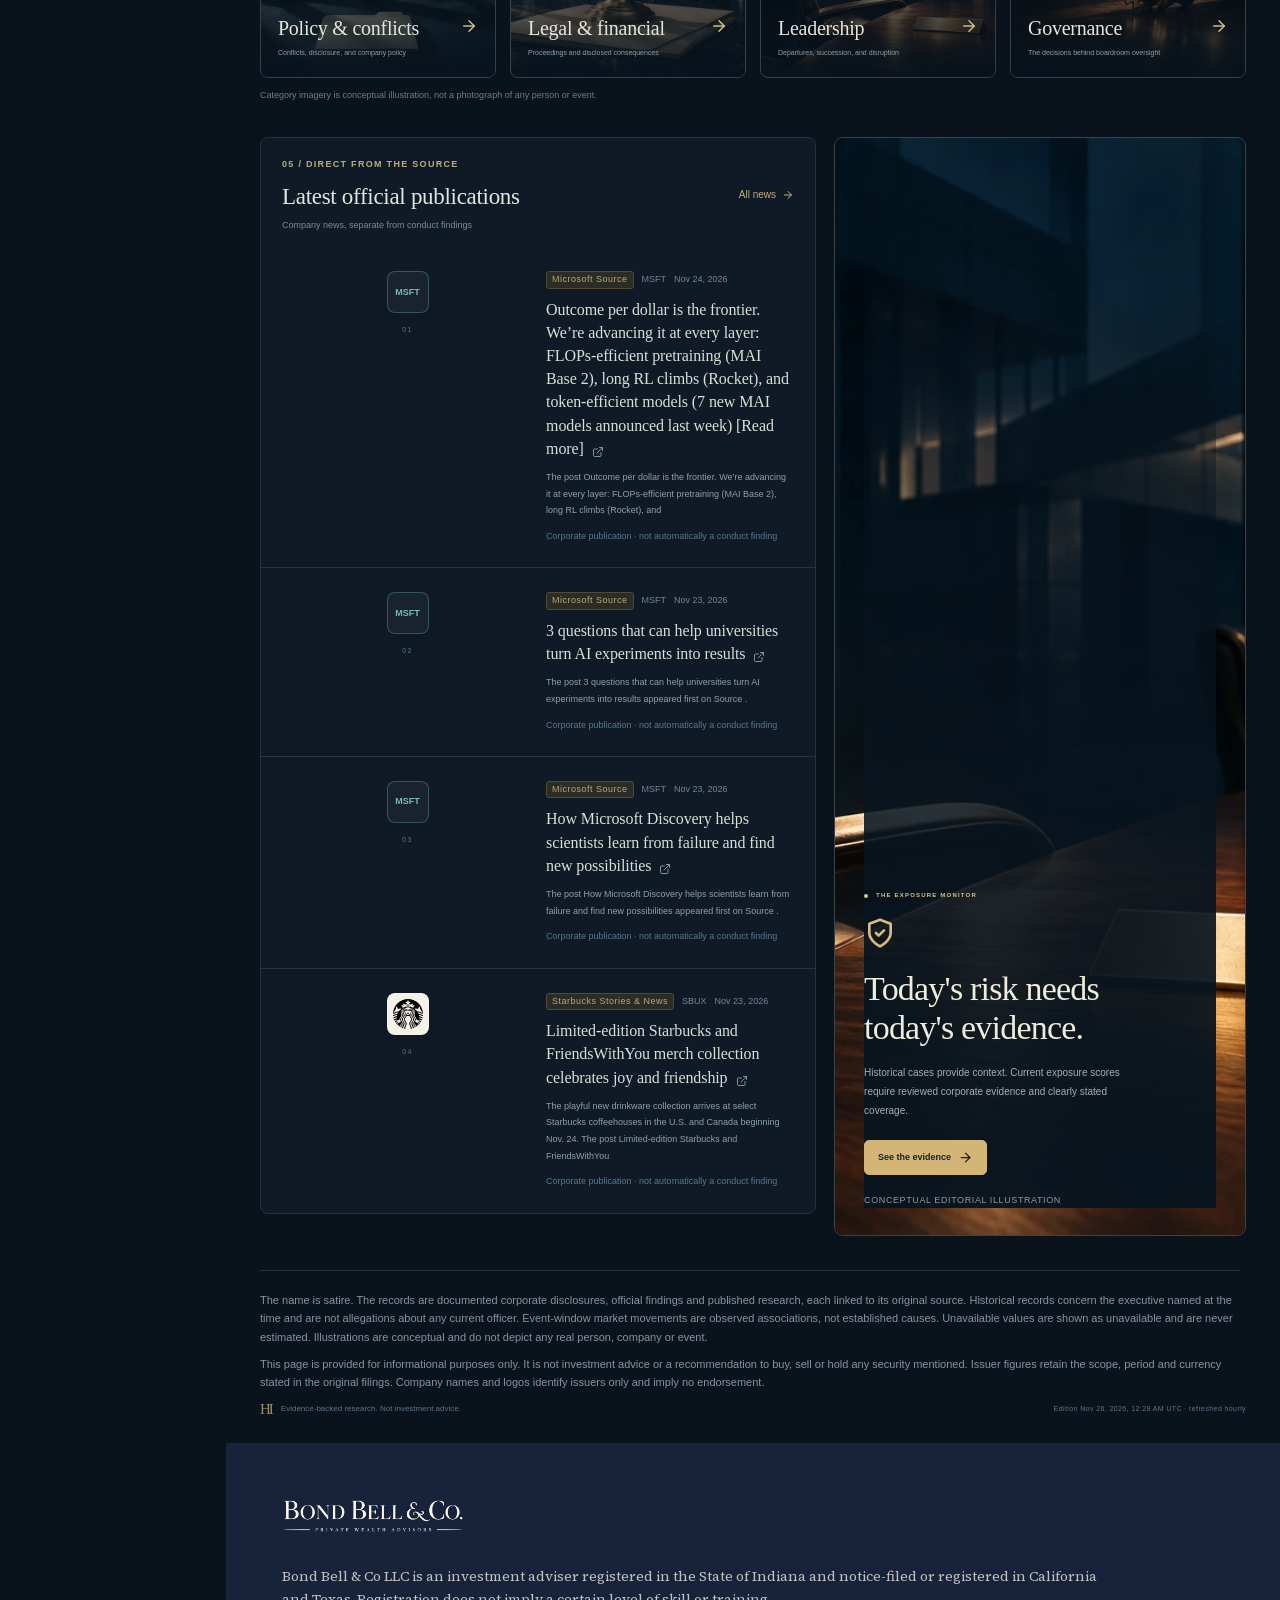
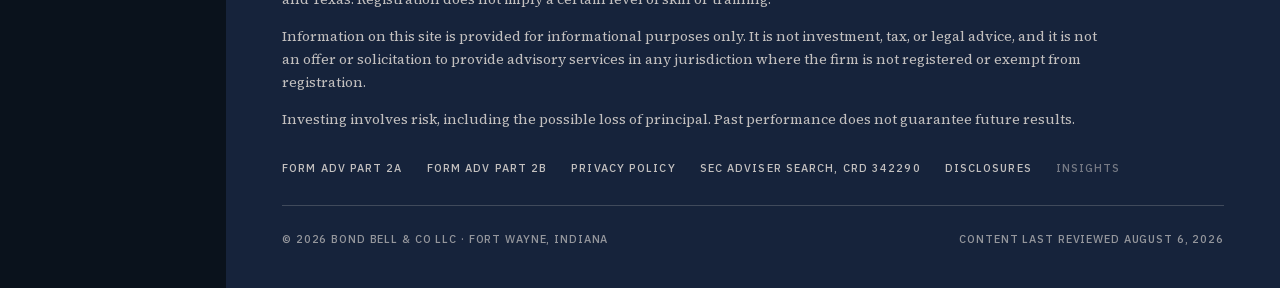
<file: horniness-index/index.html>
<!doctype html>
<html lang="en">
<head>
<meta charset="utf-8">
<meta name="viewport" content="width=device-width, initial-scale=1">
<title>The Horniness Index | Bond Bell &amp; Co</title>
<meta name="robots" content="noindex, nofollow">
<meta name="description" content="Executive Conduct &amp; Shareholder Exposure. A funny name for potentially expensive governance failures.">
<link rel="icon" type="image/png" sizes="32x32" href="../favicon-32.png">
<link rel="icon" type="image/png" sizes="16x16" href="../favicon-16.png">
<link rel="apple-touch-icon" href="../apple-touch-icon.png">
<link rel="stylesheet" href="dash.css">
<link rel="stylesheet" href="footer.css">
<link rel="stylesheet" href="hi-extra.css">
</head>
<body>
<a class="hi-skip" href="#hi-main">Skip to content</a>
<div class="terminal">
  <aside class="sidebar" aria-label="The Horniness Index">
    <a href="./" class="brand" data-nav="overview"><span class="brand-mark">HI<span>✦</span></span><span>THE HORNINESS<br><b>INDEX</b><sup>™</sup></span></a>
    <div class="workspace-label">PUBLIC RESEARCH <span>PRIMARY SOURCES</span></div>
    <nav aria-label="Main navigation">
      <button data-nav="overview"><svg class="lucide" width="17" height="17" viewBox="0 0 24 24" fill="none" stroke="currentColor" stroke-width="2" stroke-linecap="round" stroke-linejoin="round" aria-hidden="true"><rect width="7" height="9" x="3" y="3" rx="1"/><rect width="7" height="5" x="14" y="3" rx="1"/><rect width="7" height="9" x="14" y="12" rx="1"/><rect width="7" height="5" x="3" y="16" rx="1"/></svg><span>Overview</span></button>
      <button data-nav="casebook"><svg class="lucide" width="17" height="17" viewBox="0 0 24 24" fill="none" stroke="currentColor" stroke-width="2" stroke-linecap="round" stroke-linejoin="round" aria-hidden="true"><path d="M15 2H6a2 2 0 0 0-2 2v16a2 2 0 0 0 2 2h12a2 2 0 0 0 2-2V7Z"/><path d="M14 2v4a2 2 0 0 0 2 2h4"/><path d="m9 15 2 2 4-4"/></svg><span>Casebook</span></button>
      <button data-nav="evidence"><svg class="lucide" width="17" height="17" viewBox="0 0 24 24" fill="none" stroke="currentColor" stroke-width="2" stroke-linecap="round" stroke-linejoin="round" aria-hidden="true"><path d="M3 3v18h18"/><path d="m19 9-5 5-4-4-3 3"/></svg><span>The evidence</span></button>
      <button data-nav="valuation"><svg class="lucide" width="17" height="17" viewBox="0 0 24 24" fill="none" stroke="currentColor" stroke-width="2" stroke-linecap="round" stroke-linejoin="round" aria-hidden="true"><path d="M3 3v18h18"/><path d="M18 17V9"/><path d="M13 17V5"/><path d="M8 17v-3"/></svg><span>Valuation impact</span></button>
      <button data-nav="news"><svg class="lucide" width="17" height="17" viewBox="0 0 24 24" fill="none" stroke="currentColor" stroke-width="2" stroke-linecap="round" stroke-linejoin="round" aria-hidden="true"><path d="M22 12h-4l-3 9L9 3l-3 9H2"/></svg><span>Official news</span></button>
    </nav>
    <div class="sidebar-note"><svg class="lucide" width="20" height="20" viewBox="0 0 24 24" fill="none" stroke="currentColor" stroke-width="2" stroke-linecap="round" stroke-linejoin="round" aria-hidden="true"><path d="M20 13c0 5-3.5 7.5-7.66 8.95a1 1 0 0 1-.67-.01C7.5 20.5 4 18 4 13V6a1 1 0 0 1 1-1c2 0 4.5-1.2 6.24-2.72a1.17 1.17 0 0 1 1.52 0C14.51 3.81 17 5 19 5a1 1 0 0 1 1 1z"/><path d="m9 12 2 2 4-4"/></svg><strong>Evidence before exposure.</strong><p>Every point needs a source.<br>Every allegation needs context.</p><button data-nav="evidence">See the evidence →</button></div>
    <a class="account hi-home" href="../"><span class="hi-home-logo"><img src="../images/logo-cream.png" alt="Bond Bell &amp; Co" width="1335" height="250"><small>Back to bondbellandco.com</small></span></a>
  </aside>
  <button class="mobile-scrim" aria-label="Close navigation" hidden></button>
  <div class="main-shell">
    <header class="topbar"><div class="breadcrumb"><button class="mobile-menu" aria-label="Open navigation"><svg class="lucide" width="20" height="20" viewBox="0 0 24 24" fill="none" stroke="currentColor" stroke-width="2" stroke-linecap="round" stroke-linejoin="round" aria-hidden="true"><line x1="4" x2="20" y1="12" y2="12"/><line x1="4" x2="20" y1="6" y2="6"/><line x1="4" x2="20" y1="18" y2="18"/></svg></button><span>Research</span><svg class="lucide" width="13" height="13" viewBox="0 0 24 24" fill="none" stroke="currentColor" stroke-width="2" stroke-linecap="round" stroke-linejoin="round" aria-hidden="true"><path d="m9 18 6-6-6-6"/></svg><strong id="hi-crumb">Overview</strong></div><div class="top-actions"><span class="connection"><i></i>PUBLIC RESEARCH</span></div></header>
    <main id="hi-main">
      <section class="page-heading" id="hi-heading"><div><div class="eyebrow"><span></span>EXECUTIVE CONDUCT &amp; SHAREHOLDER EXPOSURE</div><h1>The Horniness Index</h1><p>A funny name for potentially expensive governance failures.</p></div><div class="heading-actions"><button class="button secondary" data-export><svg class="lucide" width="14" height="14" viewBox="0 0 24 24" fill="none" stroke="currentColor" stroke-width="2" stroke-linecap="round" stroke-linejoin="round" aria-hidden="true"><path d="M21 15v4a2 2 0 0 1-2 2H5a2 2 0 0 1-2-2v-4"/><polyline points="7 10 12 15 17 10"/><line x1="12" x2="12" y1="15" y2="3"/></svg>Export data</button></div></section>
      <div id="hi-root" aria-live="polite"><noscript><p class="valuation-note">This page needs JavaScript to show the casebook and charts.</p></noscript></div>
      <aside class="hi-fineprint">
        <p>The name is satire. The records are documented corporate disclosures, official findings and published research, each linked to its original source. Historical records concern the executive named at the time and are not allegations about any current officer. Event-window market movements are observed associations, not established causes. Unavailable values are shown as unavailable and are never estimated. Illustrations are conceptual and do not depict any real person, company or event.</p>
        <p>This page is provided for informational purposes only. It is not investment advice or a recommendation to buy, sell or hold any security mentioned. Issuer figures retain the scope, period and currency stated in the original filings. Company names and logos identify issuers only and imply no endorsement.</p>
      </aside>
      <footer class="footer"><div><span class="footer-mark">HI</span><span>Evidence-backed research. Not investment advice.</span></div><span id="hi-updated"></span></footer>
    </main>
    <footer class="site-footer">
      <div class="footer-inner">
        <div class="footer-wordmark"><img src="../images/logo-cream.png" alt="" width="1335" height="250"></div>
        <div class="disclosure">
          <p>Bond Bell &amp; Co LLC is an investment adviser registered in the State of Indiana and notice-filed or registered in California and Texas. Registration does not imply a certain level of skill or training.</p>
          <p>Information on this site is provided for informational purposes only. It is not investment, tax, or legal advice, and it is not an offer or solicitation to provide advisory services in any jurisdiction where the firm is not registered or exempt from registration.</p>
          <p>Investing involves risk, including the possible loss of principal. Past performance does not guarantee future results.</p>
        </div>
        <nav class="footer-links" aria-label="Disclosures">
          <a href="../documents/form-adv-part-2a.pdf">Form ADV Part 2A</a>
          <a href="../documents/form-adv-part-2b.pdf">Form ADV Part 2B</a>
          <a href="../privacy/">Privacy Policy</a>
          <a href="https://adviserinfo.sec.gov/firm/summary/342290" rel="noopener noreferrer">SEC Adviser Search, CRD 342290</a>
          <a href="../disclosures/">Disclosures</a>
          <a class="discreet" href="../insights/">Insights</a>
        </nav>
        <div class="footer-meta">
          <span>© 2026 Bond Bell &amp; Co LLC · Fort Wayne, Indiana</span>
          <span>Content last reviewed August 6, 2026</span>
        </div>
      </div>
    </footer>
  </div>
</div>
<script src="data.js"></script>
<script src="prices.js"></script>
<script type="module" src="hi.js"></script>
<script src="../eggs.js?v=20261113b" defer></script>
</body>
</html>
</file>
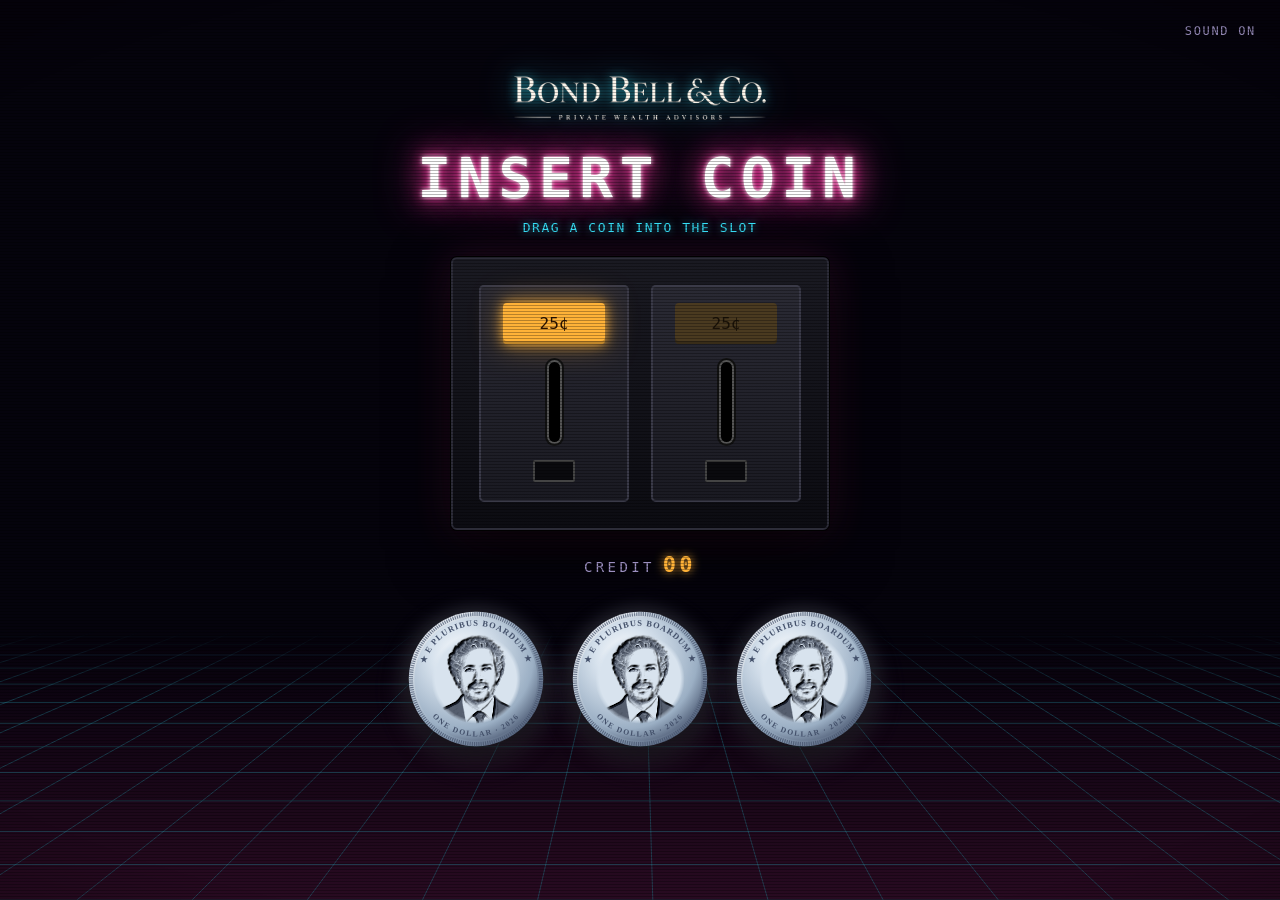
<file: insert-coin/index.html>
<!doctype html>
<html lang="en">
<head>
<meta charset="utf-8">
<meta name="viewport" content="width=device-width, initial-scale=1, viewport-fit=cover">
<title>Insert Coin | Bond Bell &amp; Co</title>
<meta name="robots" content="noindex, nofollow">
<link rel="icon" type="image/png" sizes="32x32" href="../favicon-32.png">
<link rel="icon" type="image/png" sizes="16x16" href="../favicon-16.png">
<link rel="apple-touch-icon" href="../apple-touch-icon.png">
<link rel="stylesheet" href="../fonts/fonts.css">
<link rel="stylesheet" href="base.css?v=1">
<style>
  /* Option 2 · Night Arcade: a 1980s cabinet coin door, neon and CRT glow. */
  :root{--bg:#05030C;--pink:#FF3EA5;--cyan:#38E8FF;--amber:#FFB238;--text:#F2ECFF;--muted:#9C90C0}
  html{background:var(--bg)}
  body{background:transparent;color:var(--text);font-family:ui-monospace,'SF Mono',Menlo,monospace}
  body::before{content:"";position:fixed;inset:0;pointer-events:none;z-index:40;
    background:repeating-linear-gradient(0deg,rgba(0,0,0,.28) 0 1px,transparent 1px 3px),radial-gradient(120% 90% at 50% 50%,transparent 60%,rgba(0,0,0,.7))}
  body::after{content:"";position:fixed;left:0;right:0;bottom:0;height:30vh;z-index:-1;pointer-events:none;opacity:.6;background:url("[data-uri]") center/100% 100% no-repeat}
  .sound{color:var(--muted);font-family:inherit}
  .wrap{position:relative;min-height:100vh;display:flex;flex-direction:column;align-items:center;justify-content:center;gap:22px;padding:28px 16px}
  .brand img{filter:drop-shadow(0 0 6px rgba(56,232,255,.8)) drop-shadow(0 0 18px rgba(56,232,255,.4))}
  h1{margin:0;font:700 clamp(30px,8vw,56px)/1 ui-monospace,'SF Mono',Menlo,monospace;letter-spacing:.12em;text-transform:uppercase;color:#fff;
    text-shadow:0 0 4px #fff,0 0 12px var(--pink),0 0 28px var(--pink),0 0 48px var(--pink);animation:flick 4s infinite}
  @keyframes flick{0%,92%,96%,100%{opacity:1}94%{opacity:.55}}
  .hint{margin:-8px 0 0;color:var(--cyan);font-size:13px;letter-spacing:.12em;text-transform:uppercase;text-shadow:0 0 8px rgba(56,232,255,.7);animation:blink 1.1s steps(2,start) infinite}
  @keyframes blink{to{visibility:hidden}}
  /* coin door: two coin mechs like a real cabinet, the left one live */
  .door{display:flex;gap:22px;padding:26px;border-radius:6px;background:linear-gradient(#1A1A22,#0C0C12);border:2px solid #2C2C38;
    box-shadow:0 0 0 1px #000,0 20px 60px rgba(0,0,0,.8),0 0 40px rgba(255,62,165,.18)}
  .mech{width:min(150px,36vw);padding:18px 0 20px;border-radius:5px;display:flex;flex-direction:column;align-items:center;gap:16px;
    background:linear-gradient(#2A2A34,#1A1A22);box-shadow:inset 0 0 0 2px #3A3A48}
  .mech .price{width:68%;padding:11px 0;border-radius:4px;text-align:center;font:700 24px/1 inherit;color:#2A1300;background:var(--amber);
    box-shadow:0 0 12px var(--amber),0 0 30px rgba(255,178,56,.5),inset 0 -3px 0 rgba(0,0,0,.25);font-family:inherit}
  .mech.off .price{background:#4A3A20;color:#1A1208;box-shadow:inset 0 -3px 0 rgba(0,0,0,.25)}
  .mech .slot{width:15px;height:84px;border-radius:8px;background:#000;box-shadow:inset 0 0 0 2px #555,0 0 0 2px #111}
  .mech .ret{width:42px;height:22px;border-radius:2px;background:#0A0A0E;box-shadow:inset 0 0 0 2px #444}
  .door.armed .mech:not(.off) .slot{box-shadow:inset 0 0 0 2px var(--cyan),0 0 16px var(--cyan)}
  .door.hot .mech:not(.off) .price{background:#fff}
  .score{font-size:14px;letter-spacing:.24em;color:var(--muted)}
  .score b{color:var(--amber);text-shadow:0 0 10px var(--amber);font-size:22px;display:inline-block;margin-left:8px}
  .tray{position:relative;z-index:41;display:flex;gap:clamp(12px,3vw,24px);min-height:clamp(110px,30vw,160px);align-items:center}
  /* blue-toned silver dollar, bust with neck and collar (option #21 of the silver round): struck relief portrait, reeded edge, rim legend. SVG inline. */
  .coin{width:clamp(96px,27vw,140px);height:clamp(96px,27vw,140px);border-radius:50%;background:none;filter:drop-shadow(0 10px 12px rgba(0,0,0,.7)) drop-shadow(0 0 10px rgba(220,230,255,.25));
    animation:bob 3s ease-in-out infinite}
  .coin svg{display:block;width:100%;height:100%;pointer-events:none}
  .coin:nth-child(2){animation-delay:-1s}.coin:nth-child(3){animation-delay:-2s}
  @keyframes bob{50%{transform:translateY(-5px)}}
  .coin:hover{animation-play-state:paused;filter:drop-shadow(0 10px 12px rgba(0,0,0,.7)) drop-shadow(0 0 12px var(--cyan))}
  .coin.dragging{animation:spin .9s linear infinite;filter:drop-shadow(0 0 16px var(--pink))}
  @keyframes spin{to{transform:rotateY(360deg)}}
  .start{border:2px solid var(--pink);border-radius:4px;padding:14px 30px;font:700 15px/1 inherit;font-family:inherit;letter-spacing:.3em;text-transform:uppercase;color:#fff;background:transparent;
    text-shadow:0 0 8px var(--pink);box-shadow:0 0 14px var(--pink),inset 0 0 14px rgba(255,62,165,.5)}
  .start.ready{animation:dim 1.1s steps(2,start) infinite}
  @keyframes dim{to{opacity:.35}}
  /* jackpot easter egg (middle coin first) */
  .spill{position:fixed;z-index:55;pointer-events:none;filter:drop-shadow(0 4px 6px rgba(0,0,0,.6))}
  .spill svg{display:block;width:100%;height:100%}
  body.jackpot h1{color:#FFE9A8;text-shadow:0 0 4px #fff,0 0 14px var(--amber),0 0 32px var(--amber),0 0 60px #FF7A00;animation:jackflash .35s steps(2,start) 6,flick 4s 2.2s infinite}
  @keyframes jackflash{to{color:var(--pink)}}
  body.jackpot .door{animation:rattle .09s linear 14;box-shadow:0 0 0 1px #000,0 20px 60px rgba(0,0,0,.8),0 0 60px rgba(255,178,56,.55)}
  @keyframes rattle{25%{transform:translate(-3px,1px) rotate(-.6deg)}75%{transform:translate(3px,-1px) rotate(.6deg)}}
  body.jackpot .mech .price{background:#fff;box-shadow:0 0 18px var(--amber),0 0 40px var(--amber)}
  body.jackpot .hint{color:var(--amber);text-shadow:0 0 10px var(--amber)}
  .start.vip{border-color:var(--amber);color:#2A1300;background:linear-gradient(#FFE9A8,#FFB238);text-shadow:none;box-shadow:0 0 18px var(--amber),0 0 40px rgba(255,178,56,.5)}
</style>
</head>
<body>
<button class="sound" type="button" aria-pressed="true">Sound on</button>
<main class="wrap">
  <a class="brand" href="../" aria-label="Bond Bell &amp; Co home"><img src="../images/logo-cream.png" alt="Bond Bell &amp; Co. Private Wealth Advisors" width="1335" height="250"></a>
  <h1>Insert coin</h1>
  <p class="hint" id="hint" data-one="1 credit · Press start" data-go="Player 1 · Ready">Drag a coin into the slot</p>
  <div class="door" id="door">
    <div class="mech" id="plate"><div class="price">25¢</div><div class="slot" id="slot"></div><div class="ret"></div></div>
    <div class="mech off" aria-hidden="true"><div class="price">25¢</div><div class="slot"></div><div class="ret"></div></div>
  </div>
  <div class="score">CREDIT<b id="credit" data-pad="2">00</b></div>
  <div class="tray"><button class="coin" type="button" aria-label="Insert coin"><svg aria-hidden="true" focusable="false" viewBox="0 0 200 200" role="img" aria-label="#9 bust, standard"><defs>
   <radialGradient id="g211" cx="38%" cy="32%" r="78%"><stop offset="0" stop-color="#FFFFFF"/><stop offset=".3" stop-color="#D8E3EE"/><stop offset=".75" stop-color="#9BAFC4"/><stop offset="1" stop-color="#43506A"/></radialGradient>
   <linearGradient id="e211" x1="0" y1="0" x2="1" y2="1"><stop offset="0" stop-color="#FFFFFF"/><stop offset=".5" stop-color="#9BAFC4"/><stop offset="1" stop-color="#43506A"/></linearGradient>
   <clipPath id="c211"><circle cx="100" cy="100" r="64"/></clipPath>
   <radialGradient id="fd211"><stop offset="0.9" stop-color="#fff"/><stop offset="1" stop-color="#000"/></radialGradient>
   <mask id="mk211"><circle cx="100" cy="100" r="64" fill="url(#fd211)"/></mask>
   <filter id="ink211" color-interpolation-filters="sRGB"><feColorMatrix type="matrix" values="0 0 0 0 0.11764705882352941 0 0 0 0 0.14901960784313725 0 0 0 0 0.2196078431372549 -.6 -.6 -.6 0 1.55"/></filter>
   <filter id="fr211" color-interpolation-filters="sRGB"><feColorMatrix type="matrix" values="0 0 0 0 .96 0 0 0 0 .97 0 0 0 0 1 .62 .62 .62 0 -.42"/><feGaussianBlur stdDeviation=".3"/></filter><filter id="rel211" color-interpolation-filters="sRGB" x="0" y="0" width="1" height="1">
     <feColorMatrix in="SourceGraphic" type="matrix" values="0 0 0 0 1 0 0 0 0 1 0 0 0 0 1 .33 .33 .34 0 0" result="h"/>
     <feGaussianBlur in="h" stdDeviation="0.7" result="hb"/>
     <feDiffuseLighting in="hb" surfaceScale="3.5" diffuseConstant="1.556" lighting-color="#fff" result="dl"><feDistantLight azimuth="225" elevation="40"/></feDiffuseLighting>
     
     <feFlood flood-color="#D8E3EE" result="mt"/>
     <feBlend in="mt" in2="dl" mode="multiply" result="lit"/>
     
   </filter><path id="t211" d="M 24,100 a 76,76 0 1,1 152,0"/><path id="b211" d="M 18,100 a 82,82 0 0,0 164,0"/>
   <path id="ts211" d="M 16,100 a 84,84 0 1,1 168,0"/><path id="bs211" d="M 12,100 a 88,88 0 0,0 176,0"/></defs><circle cx="100" cy="100" r="96" fill="url(#e211)"/>
    <circle cx="100" cy="100" r="93" fill="none" stroke="#43506A" stroke-width="6" stroke-dasharray="1.6 1.6" opacity=".7"/>
    <circle cx="100" cy="100" r="88" fill="url(#g211)"/><image href="face-bust.jpg?v=1" x="36" y="36" width="128" height="128" mask="url(#mk211)" preserveAspectRatio="xMidYMid slice" filter="url(#rel211)" /><image href="face-bust.jpg?v=1" x="36" y="36" width="128" height="128" mask="url(#mk211)" preserveAspectRatio="xMidYMid slice" filter="url(#ink211)" opacity="0.7"/><text font-size="12" font-family="Georgia,'Times New Roman',serif" font-weight="700" fill="#43506A" letter-spacing="1.4"><textPath href="#t211" startOffset="50%" text-anchor="middle">★ E PLURIBUS BOARDUM ★</textPath></text><text font-size="11" font-family="Georgia,'Times New Roman',serif" font-weight="700" fill="#43506A" letter-spacing="2.2"><textPath href="#b211" startOffset="50%" text-anchor="middle">ONE DOLLAR · 2026</textPath></text><circle cx="100" cy="100" r="95" fill="none" stroke="rgba(255,255,255,.4)" stroke-width="1.5" stroke-dasharray="120 500" transform="rotate(195 100 100)"/></svg></button><button class="coin" type="button" aria-label="Insert coin"><svg aria-hidden="true" focusable="false" viewBox="0 0 200 200" role="img" aria-label="#9 bust, standard"><defs>
   <radialGradient id="g212" cx="38%" cy="32%" r="78%"><stop offset="0" stop-color="#FFFFFF"/><stop offset=".3" stop-color="#D8E3EE"/><stop offset=".75" stop-color="#9BAFC4"/><stop offset="1" stop-color="#43506A"/></radialGradient>
   <linearGradient id="e212" x1="0" y1="0" x2="1" y2="1"><stop offset="0" stop-color="#FFFFFF"/><stop offset=".5" stop-color="#9BAFC4"/><stop offset="1" stop-color="#43506A"/></linearGradient>
   <clipPath id="c212"><circle cx="100" cy="100" r="64"/></clipPath>
   <radialGradient id="fd212"><stop offset="0.9" stop-color="#fff"/><stop offset="1" stop-color="#000"/></radialGradient>
   <mask id="mk212"><circle cx="100" cy="100" r="64" fill="url(#fd212)"/></mask>
   <filter id="ink212" color-interpolation-filters="sRGB"><feColorMatrix type="matrix" values="0 0 0 0 0.11764705882352941 0 0 0 0 0.14901960784313725 0 0 0 0 0.2196078431372549 -.6 -.6 -.6 0 1.55"/></filter>
   <filter id="fr212" color-interpolation-filters="sRGB"><feColorMatrix type="matrix" values="0 0 0 0 .96 0 0 0 0 .97 0 0 0 0 1 .62 .62 .62 0 -.42"/><feGaussianBlur stdDeviation=".3"/></filter><filter id="rel212" color-interpolation-filters="sRGB" x="0" y="0" width="1" height="1">
     <feColorMatrix in="SourceGraphic" type="matrix" values="0 0 0 0 1 0 0 0 0 1 0 0 0 0 1 .33 .33 .34 0 0" result="h"/>
     <feGaussianBlur in="h" stdDeviation="0.7" result="hb"/>
     <feDiffuseLighting in="hb" surfaceScale="3.5" diffuseConstant="1.556" lighting-color="#fff" result="dl"><feDistantLight azimuth="225" elevation="40"/></feDiffuseLighting>
     
     <feFlood flood-color="#D8E3EE" result="mt"/>
     <feBlend in="mt" in2="dl" mode="multiply" result="lit"/>
     
   </filter><path id="t212" d="M 24,100 a 76,76 0 1,1 152,0"/><path id="b212" d="M 18,100 a 82,82 0 0,0 164,0"/>
   <path id="ts212" d="M 16,100 a 84,84 0 1,1 168,0"/><path id="bs212" d="M 12,100 a 88,88 0 0,0 176,0"/></defs><circle cx="100" cy="100" r="96" fill="url(#e212)"/>
    <circle cx="100" cy="100" r="93" fill="none" stroke="#43506A" stroke-width="6" stroke-dasharray="1.6 1.6" opacity=".7"/>
    <circle cx="100" cy="100" r="88" fill="url(#g212)"/><image href="face-bust.jpg?v=1" x="36" y="36" width="128" height="128" mask="url(#mk212)" preserveAspectRatio="xMidYMid slice" filter="url(#rel212)" /><image href="face-bust.jpg?v=1" x="36" y="36" width="128" height="128" mask="url(#mk212)" preserveAspectRatio="xMidYMid slice" filter="url(#ink212)" opacity="0.7"/><text font-size="12" font-family="Georgia,'Times New Roman',serif" font-weight="700" fill="#43506A" letter-spacing="1.4"><textPath href="#t212" startOffset="50%" text-anchor="middle">★ E PLURIBUS BOARDUM ★</textPath></text><text font-size="11" font-family="Georgia,'Times New Roman',serif" font-weight="700" fill="#43506A" letter-spacing="2.2"><textPath href="#b212" startOffset="50%" text-anchor="middle">ONE DOLLAR · 2026</textPath></text><circle cx="100" cy="100" r="95" fill="none" stroke="rgba(255,255,255,.4)" stroke-width="1.5" stroke-dasharray="120 500" transform="rotate(195 100 100)"/></svg></button><button class="coin" type="button" aria-label="Insert coin"><svg aria-hidden="true" focusable="false" viewBox="0 0 200 200" role="img" aria-label="#9 bust, standard"><defs>
   <radialGradient id="g213" cx="38%" cy="32%" r="78%"><stop offset="0" stop-color="#FFFFFF"/><stop offset=".3" stop-color="#D8E3EE"/><stop offset=".75" stop-color="#9BAFC4"/><stop offset="1" stop-color="#43506A"/></radialGradient>
   <linearGradient id="e213" x1="0" y1="0" x2="1" y2="1"><stop offset="0" stop-color="#FFFFFF"/><stop offset=".5" stop-color="#9BAFC4"/><stop offset="1" stop-color="#43506A"/></linearGradient>
   <clipPath id="c213"><circle cx="100" cy="100" r="64"/></clipPath>
   <radialGradient id="fd213"><stop offset="0.9" stop-color="#fff"/><stop offset="1" stop-color="#000"/></radialGradient>
   <mask id="mk213"><circle cx="100" cy="100" r="64" fill="url(#fd213)"/></mask>
   <filter id="ink213" color-interpolation-filters="sRGB"><feColorMatrix type="matrix" values="0 0 0 0 0.11764705882352941 0 0 0 0 0.14901960784313725 0 0 0 0 0.2196078431372549 -.6 -.6 -.6 0 1.55"/></filter>
   <filter id="fr213" color-interpolation-filters="sRGB"><feColorMatrix type="matrix" values="0 0 0 0 .96 0 0 0 0 .97 0 0 0 0 1 .62 .62 .62 0 -.42"/><feGaussianBlur stdDeviation=".3"/></filter><filter id="rel213" color-interpolation-filters="sRGB" x="0" y="0" width="1" height="1">
     <feColorMatrix in="SourceGraphic" type="matrix" values="0 0 0 0 1 0 0 0 0 1 0 0 0 0 1 .33 .33 .34 0 0" result="h"/>
     <feGaussianBlur in="h" stdDeviation="0.7" result="hb"/>
     <feDiffuseLighting in="hb" surfaceScale="3.5" diffuseConstant="1.556" lighting-color="#fff" result="dl"><feDistantLight azimuth="225" elevation="40"/></feDiffuseLighting>
     
     <feFlood flood-color="#D8E3EE" result="mt"/>
     <feBlend in="mt" in2="dl" mode="multiply" result="lit"/>
     
   </filter><path id="t213" d="M 24,100 a 76,76 0 1,1 152,0"/><path id="b213" d="M 18,100 a 82,82 0 0,0 164,0"/>
   <path id="ts213" d="M 16,100 a 84,84 0 1,1 168,0"/><path id="bs213" d="M 12,100 a 88,88 0 0,0 176,0"/></defs><circle cx="100" cy="100" r="96" fill="url(#e213)"/>
    <circle cx="100" cy="100" r="93" fill="none" stroke="#43506A" stroke-width="6" stroke-dasharray="1.6 1.6" opacity=".7"/>
    <circle cx="100" cy="100" r="88" fill="url(#g213)"/><image href="face-bust.jpg?v=1" x="36" y="36" width="128" height="128" mask="url(#mk213)" preserveAspectRatio="xMidYMid slice" filter="url(#rel213)" /><image href="face-bust.jpg?v=1" x="36" y="36" width="128" height="128" mask="url(#mk213)" preserveAspectRatio="xMidYMid slice" filter="url(#ink213)" opacity="0.7"/><text font-size="12" font-family="Georgia,'Times New Roman',serif" font-weight="700" fill="#43506A" letter-spacing="1.4"><textPath href="#t213" startOffset="50%" text-anchor="middle">★ E PLURIBUS BOARDUM ★</textPath></text><text font-size="11" font-family="Georgia,'Times New Roman',serif" font-weight="700" fill="#43506A" letter-spacing="2.2"><textPath href="#b213" startOffset="50%" text-anchor="middle">ONE DOLLAR · 2026</textPath></text><circle cx="100" cy="100" r="95" fill="none" stroke="rgba(255,255,255,.4)" stroke-width="1.5" stroke-dasharray="120 500" transform="rotate(195 100 100)"/></svg></button></div>
  <button class="start" id="start" type="button">1P Start</button>
  <p class="sr" id="live" aria-live="polite"></p>
</main>
<div class="fade" id="fade"></div>
<script>window.COIN_THEME = { jackpot: true, wave: 'square', credit: [880, 1760], start: [392, 523, 659, 784, 1047] };</script>
<script src="coin.js?v=2"></script>
</body>
</html>
</file>
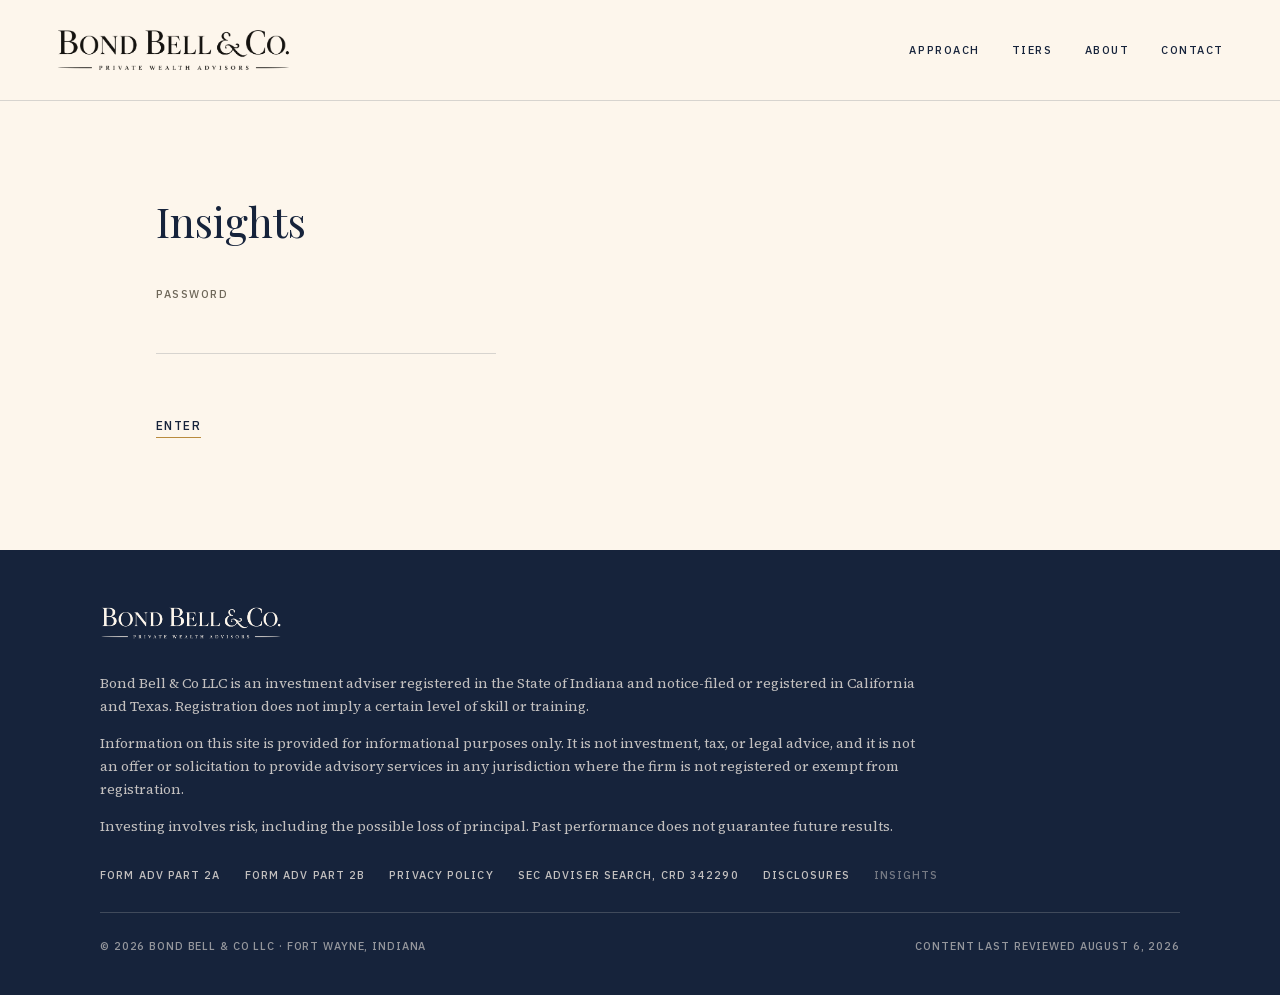
<file: insights/index.html>
<!doctype html>
<html lang="en">
<head>
<meta charset="utf-8">
<meta name="viewport" content="width=device-width, initial-scale=1">
<meta name="robots" content="noindex, nofollow">
<title>Insights · Bond Bell &amp; Co</title>
<link rel="icon" type="image/png" sizes="32x32" href="../favicon-32.png">
<link rel="icon" type="image/png" sizes="16x16" href="../favicon-16.png">
<link rel="apple-touch-icon" href="../apple-touch-icon.png">
<link rel="stylesheet" href="../styles.css">
<script>document.documentElement.classList.add('js')</script>
</head>
<body>

<a class="skip-link" href="#main">Skip to content</a>

<header class="site-header site-header--solid">
  <a class="wordmark" href="../"><img src="../images/logo-black.png" alt="Bond Bell &amp; Co. Private Wealth Advisors" width="1335" height="250"></a>
  <nav class="site-nav" aria-label="Primary">
    <a href="../approach/">Approach</a>
    <a href="../tiers/">Tiers</a>
    <a href="../about/">About</a>
    <a href="../contact/">Contact</a>
  </nav>
</header>

<main id="main">
  <h1>Insights</h1>

  <noscript><p class="doc-note">This section requires JavaScript.</p></noscript>

  <div id="gate" class="narrow" hidden>
    <form id="gate-form" class="gate-form" novalidate>
      <label for="gate-key">Password</label>
      <input id="gate-key" name="key" type="password" autocomplete="off">
      <p id="gate-error" class="doc-note" aria-live="polite"></p>
      <button type="submit" class="cta">Enter</button>
    </form>
  </div>

  <div id="insights-index" class="narrow" hidden>
    <p class="lede">Occasional writing on the mechanics of this kind of wealth. Educational, not advisory.</p>
    <ul class="doc-list">
      <li><a href="how-custody-works/">How Custody Works</a></li>
      <li><a href="vesting-and-cash-flow/">What a Vesting Schedule Does to Cash Flow</a></li>
      <li><a href="adviser-manager-agent/">The Adviser, the Business Manager, and the Agent</a></li>
    </ul>
  </div>
</main>

<footer class="site-footer">
  <div class="footer-inner">
    <div class="footer-wordmark"><img src="../images/logo-cream.png" alt="" width="1335" height="250"></div>
    <div class="disclosure">
      <p>Bond Bell &amp; Co LLC is an investment adviser registered in the State of Indiana and notice-filed or registered in California and Texas. Registration does not imply a certain level of skill or training.</p>
      <p>Information on this site is provided for informational purposes only. It is not investment, tax, or legal advice, and it is not an offer or solicitation to provide advisory services in any jurisdiction where the firm is not registered or exempt from registration.</p>
      <p>Investing involves risk, including the possible loss of principal. Past performance does not guarantee future results.</p>
    </div>
    <nav class="footer-links" aria-label="Disclosures">
      <a href="../documents/form-adv-part-2a.pdf">Form ADV Part 2A</a>
      <a href="../documents/form-adv-part-2b.pdf">Form ADV Part 2B</a>
      <a href="../privacy/">Privacy Policy</a>
      <a href="https://adviserinfo.sec.gov/firm/summary/342290" rel="noopener noreferrer">SEC Adviser Search, CRD 342290</a>
      <a href="../disclosures/">Disclosures</a>
      <a class="discreet" href="./">Insights</a>
    </nav>
    <div class="footer-meta">
      <span>© 2026 Bond Bell &amp; Co LLC · Fort Wayne, Indiana</span>
      <span>Content last reviewed August 6, 2026</span>
    </div>
  </div>
</footer>

<script>
(function () {
  var KEY = 'bb_insights';
  var PASS = [112,101,101,107,97,98,111,111].map(function (c) { return String.fromCharCode(c); }).join('');
  var gate = document.getElementById('gate');
  var index = document.getElementById('insights-index');

  function open() {
    gate.hidden = true;
    index.hidden = false;
  }

  var stored = false;
  try { stored = !!sessionStorage.getItem(KEY); } catch (_) {}
  if (stored) { open(); return; }

  gate.hidden = false;

  var form = document.getElementById('gate-form');
  var input = document.getElementById('gate-key');
  var err = document.getElementById('gate-error');

  form.addEventListener('submit', function (e) {
    e.preventDefault();
    if (input.value === PASS) {
      try { sessionStorage.setItem(KEY, '1'); } catch (_) {}
      err.textContent = '';
      open();
    } else {
      input.value = '';
      err.textContent = 'Not recognized.';
      input.focus();
    }
  });
})();
</script>
<script>
const obs = new IntersectionObserver(es => es.forEach(e => { if (e.isIntersecting) { e.target.classList.add('visible'); obs.unobserve(e.target); } }), { rootMargin: '-8% 0px' });
document.querySelectorAll('.reveal').forEach(el => obs.observe(el));
</script>
<script src="../eggs.js?v=20261113b" defer></script>
</body>
</html>
</file>
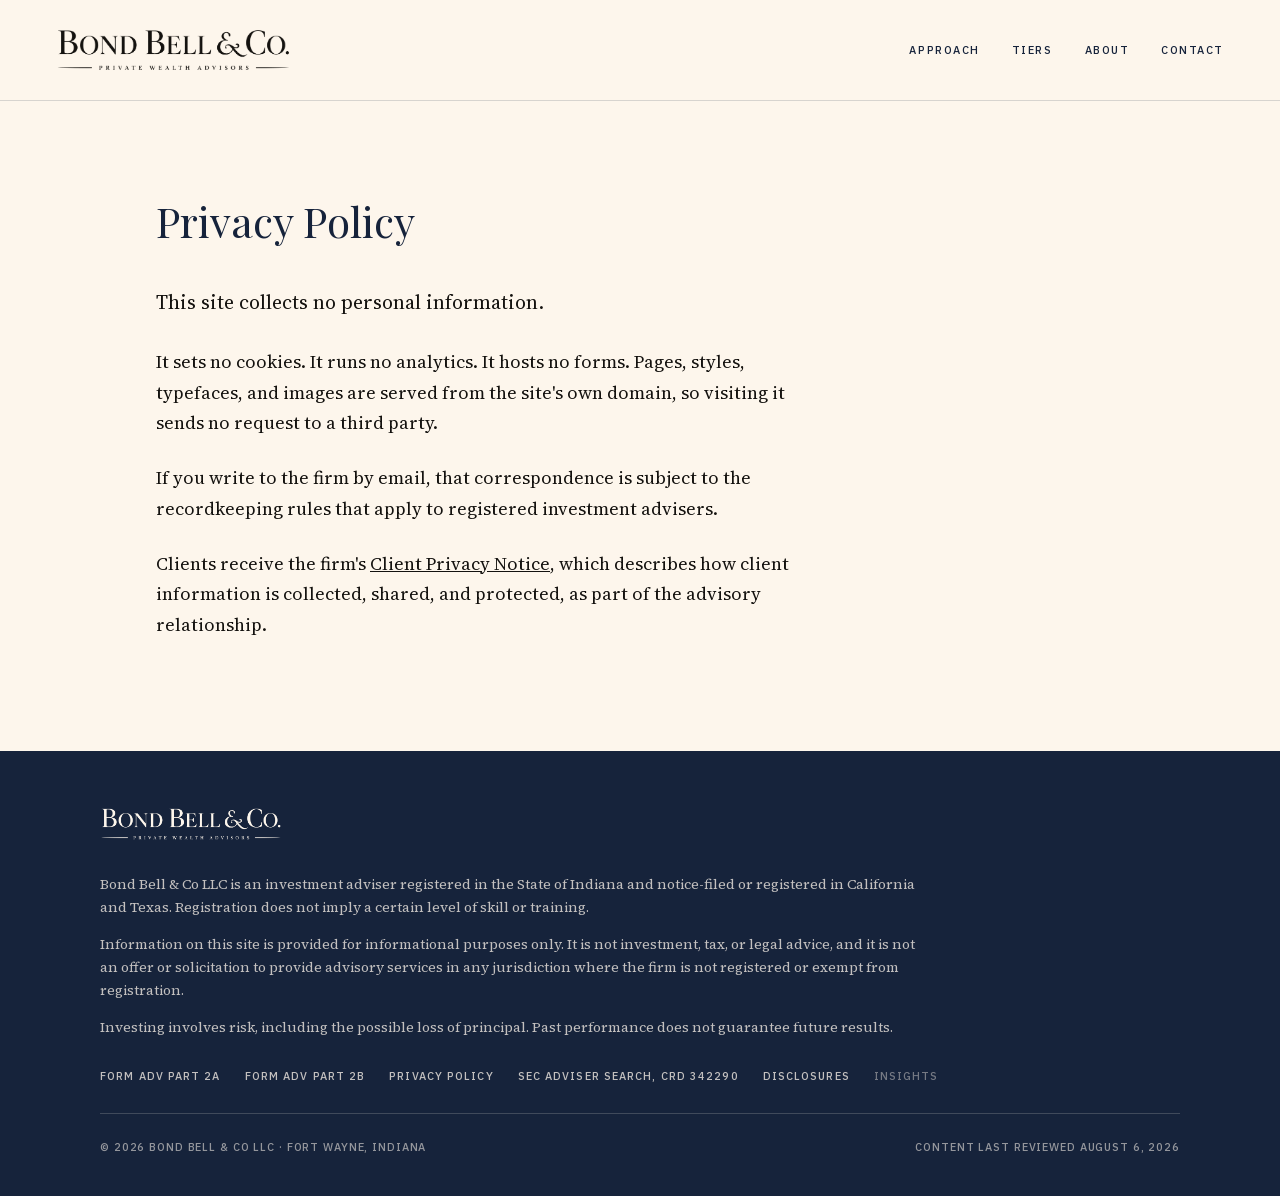
<file: privacy/index.html>
<!doctype html>
<html lang="en">
<head>
<meta charset="utf-8">
<meta name="viewport" content="width=device-width, initial-scale=1">
<title>Privacy Policy · Bond Bell &amp; Co</title>
<meta name="description" content="This site collects no personal information, sets no cookies, and runs no analytics.">
<meta property="og:title" content="Privacy Policy · Bond Bell &amp; Co">
<meta property="og:image" content="https://bondbellandco.com/share-card.png">
<meta name="twitter:card" content="summary_large_image">
<link rel="icon" type="image/png" sizes="32x32" href="../favicon-32.png">
<link rel="icon" type="image/png" sizes="16x16" href="../favicon-16.png">
<link rel="apple-touch-icon" href="../apple-touch-icon.png">
<link rel="stylesheet" href="../styles.css">
<script>document.documentElement.classList.add('js')</script>
</head>
<body>

<a class="skip-link" href="#main">Skip to content</a>

<header class="site-header site-header--solid">
  <a class="wordmark" href="../"><img src="../images/logo-black.png" alt="Bond Bell &amp; Co. Private Wealth Advisors" width="1335" height="250"></a>
  <nav class="site-nav" aria-label="Primary">
    <a href="../approach/">Approach</a>
    <a href="../tiers/">Tiers</a>
    <a href="../about/">About</a>
    <a href="../contact/">Contact</a>
  </nav>
</header>

<main id="main">
  <h1>Privacy Policy</h1>

  <div class="narrow reveal">
    <p class="lede">This site collects no personal information.</p>
    <p>It sets no cookies. It runs no analytics. It hosts no forms. Pages, styles, typefaces, and images are served from the site's own domain, so visiting it sends no request to a third party.</p>
    <p>If you write to the firm by email, that correspondence is subject to the recordkeeping rules that apply to registered investment advisers.</p>
    <p>Clients receive the firm's <a href="../documents/client-privacy-notice.pdf">Client Privacy Notice</a>, which describes how client information is collected, shared, and protected, as part of the advisory relationship.</p>
  </div>
</main>

<footer class="site-footer">
  <div class="footer-inner">
    <div class="footer-wordmark"><img src="../images/logo-cream.png" alt="" width="1335" height="250"></div>
    <div class="disclosure">
      <p>Bond Bell &amp; Co LLC is an investment adviser registered in the State of Indiana and notice-filed or registered in California and Texas. Registration does not imply a certain level of skill or training.</p>
      <p>Information on this site is provided for informational purposes only. It is not investment, tax, or legal advice, and it is not an offer or solicitation to provide advisory services in any jurisdiction where the firm is not registered or exempt from registration.</p>
      <p>Investing involves risk, including the possible loss of principal. Past performance does not guarantee future results.</p>
    </div>
    <nav class="footer-links" aria-label="Disclosures">
      <a href="../documents/form-adv-part-2a.pdf">Form ADV Part 2A</a>
      <a href="../documents/form-adv-part-2b.pdf">Form ADV Part 2B</a>
      <a href="./">Privacy Policy</a>
      <a href="https://adviserinfo.sec.gov/firm/summary/342290" rel="noopener noreferrer">SEC Adviser Search, CRD 342290</a>
      <a href="../disclosures/">Disclosures</a>
      <a class="discreet" href="../insights/">Insights</a>
    </nav>
    <div class="footer-meta">
      <span>© 2026 Bond Bell &amp; Co LLC · Fort Wayne, Indiana</span>
      <span>Content last reviewed August 6, 2026</span>
    </div>
  </div>
</footer>

<script>
const obs = new IntersectionObserver(es => es.forEach(e => { if (e.isIntersecting) { e.target.classList.add('visible'); obs.unobserve(e.target); } }), { rootMargin: '-8% 0px' });
document.querySelectorAll('.reveal').forEach(el => obs.observe(el));
</script>
<script src="../eggs.js?v=20261113b" defer></script>
</body>
</html>
</file>
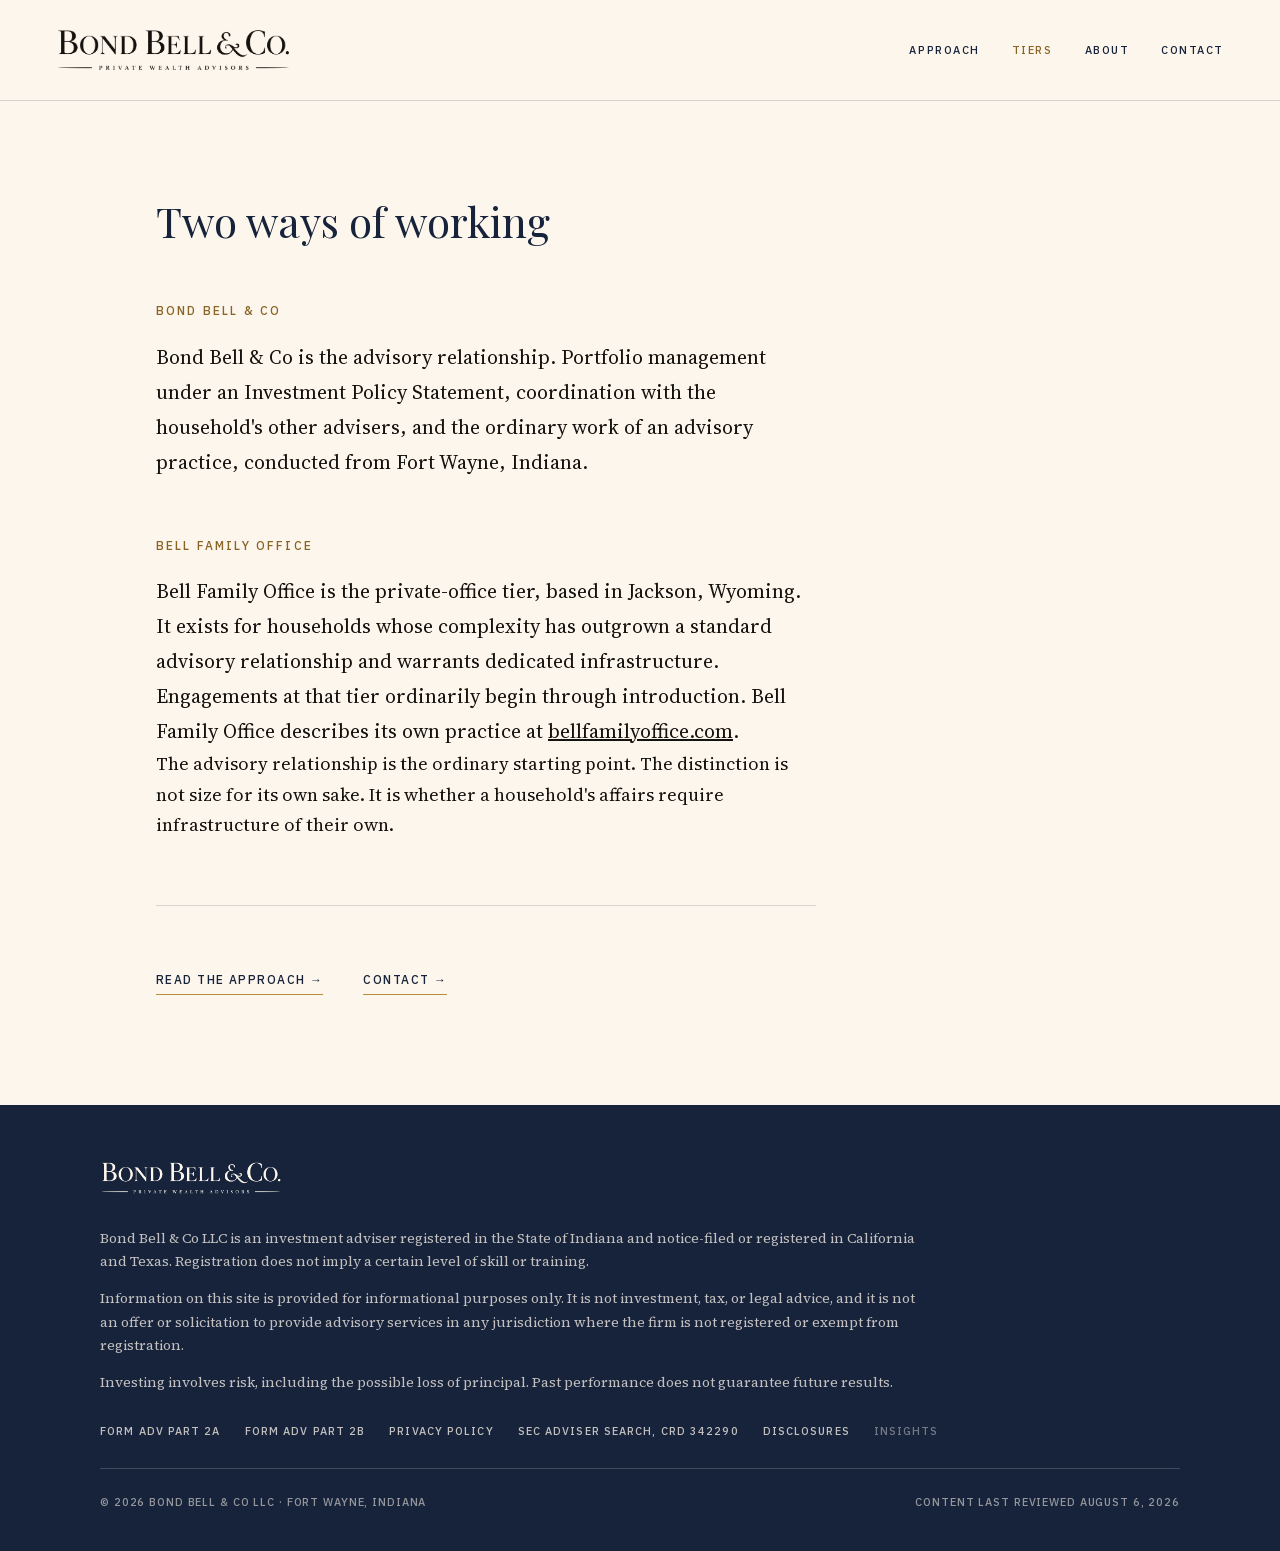
<file: tiers/index.html>
<!doctype html>
<html lang="en">
<head>
<meta charset="utf-8">
<meta name="viewport" content="width=device-width, initial-scale=1">
<title>The Two Tiers · Bond Bell &amp; Co</title>
<meta name="description" content="Bond Bell &amp; Co is the advisory relationship. Bell Family Office, in Jackson, Wyoming, is the private-office tier. Which client fits which.">
<meta property="og:title" content="The Two Tiers · Bond Bell &amp; Co">
<meta property="og:image" content="https://bondbellandco.com/share-card.png">
<meta name="twitter:card" content="summary_large_image">
<link rel="icon" type="image/png" sizes="32x32" href="../favicon-32.png">
<link rel="icon" type="image/png" sizes="16x16" href="../favicon-16.png">
<link rel="apple-touch-icon" href="../apple-touch-icon.png">
<link rel="stylesheet" href="../styles.css">
<script>document.documentElement.classList.add('js')</script>
</head>
<body>

<a class="skip-link" href="#main">Skip to content</a>

<header class="site-header site-header--solid">
  <a class="wordmark" href="../"><img src="../images/logo-black.png" alt="Bond Bell &amp; Co. Private Wealth Advisors" width="1335" height="250"></a>
  <nav class="site-nav" aria-label="Primary">
    <a href="../approach/">Approach</a>
    <a href="./" aria-current="page">Tiers</a>
    <a href="../about/">About</a>
    <a href="../contact/">Contact</a>
  </nav>
</header>

<main id="main">
  <h1>Two ways of working</h1>

  <div class="narrow">
    <div class="reveal">
      <h2>Bond Bell &amp; Co</h2>
      <p class="lede">Bond Bell &amp; Co is the advisory relationship. Portfolio management under an Investment Policy Statement, coordination with the household's other advisers, and the ordinary work of an advisory practice, conducted from Fort Wayne, Indiana.</p>
    </div>

    <div class="reveal">
      <h2>Bell Family Office</h2>
      <p class="lede">Bell Family Office is the private-office tier, based in Jackson, Wyoming. It exists for households whose complexity has outgrown a standard advisory relationship and warrants dedicated infrastructure. Engagements at that tier ordinarily begin through introduction. Bell Family Office describes its own practice at <a href="https://bellfamilyoffice.com" rel="noopener noreferrer">bellfamilyoffice.com</a>.</p>
    </div>

    <div class="reveal">
      <p>The advisory relationship is the ordinary starting point. The distinction is not size for its own sake. It is whether a household's affairs require infrastructure of their own.</p>
    </div>

    <hr class="rule">
    <div class="ctas reveal">
      <a class="cta" href="../approach/">Read the approach →</a>
      <a class="cta" href="../contact/">Contact →</a>
    </div>
  </div>
</main>

<footer class="site-footer">
  <div class="footer-inner">
    <div class="footer-wordmark"><img src="../images/logo-cream.png" alt="" width="1335" height="250"></div>
    <div class="disclosure">
      <p>Bond Bell &amp; Co LLC is an investment adviser registered in the State of Indiana and notice-filed or registered in California and Texas. Registration does not imply a certain level of skill or training.</p>
      <p>Information on this site is provided for informational purposes only. It is not investment, tax, or legal advice, and it is not an offer or solicitation to provide advisory services in any jurisdiction where the firm is not registered or exempt from registration.</p>
      <p>Investing involves risk, including the possible loss of principal. Past performance does not guarantee future results.</p>
    </div>
    <nav class="footer-links" aria-label="Disclosures">
      <a href="../documents/form-adv-part-2a.pdf">Form ADV Part 2A</a>
      <a href="../documents/form-adv-part-2b.pdf">Form ADV Part 2B</a>
      <a href="../privacy/">Privacy Policy</a>
      <a href="https://adviserinfo.sec.gov/firm/summary/342290" rel="noopener noreferrer">SEC Adviser Search, CRD 342290</a>
      <a href="../disclosures/">Disclosures</a>
      <a class="discreet" href="../insights/">Insights</a>
    </nav>
    <div class="footer-meta">
      <span>© 2026 Bond Bell &amp; Co LLC · Fort Wayne, Indiana</span>
      <span>Content last reviewed August 6, 2026</span>
    </div>
  </div>
</footer>

<script>
const obs = new IntersectionObserver(es => es.forEach(e => { if (e.isIntersecting) { e.target.classList.add('visible'); obs.unobserve(e.target); } }), { rootMargin: '-8% 0px' });
document.querySelectorAll('.reveal').forEach(el => obs.observe(el));
</script>
<script src="../eggs.js?v=20261113b" defer></script>
</body>
</html>
</file>
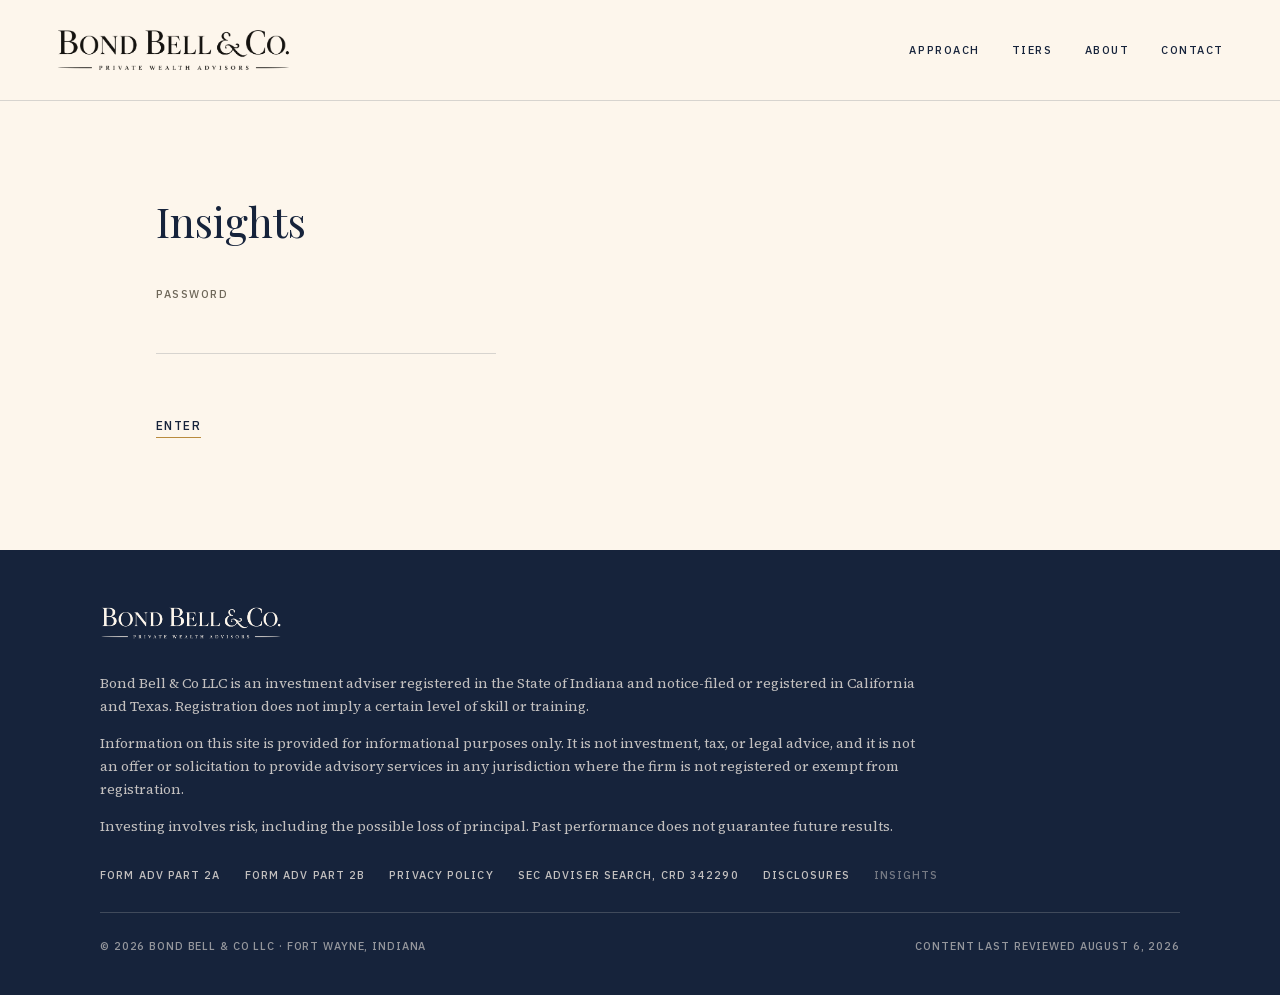
<file: insights/adviser-manager-agent/index.html>
<!doctype html>
<html lang="en">
<head>
<meta charset="utf-8">
<meta name="viewport" content="width=device-width, initial-scale=1">
<title>The Adviser, the Business Manager, and the Agent · Insights · Bond Bell &amp; Co</title>
<meta name="robots" content="noindex, nofollow">
<link rel="icon" type="image/png" sizes="32x32" href="../../favicon-32.png">
<link rel="icon" type="image/png" sizes="16x16" href="../../favicon-16.png">
<link rel="apple-touch-icon" href="../../apple-touch-icon.png">
<link rel="stylesheet" href="../../styles.css">
<script>document.documentElement.classList.add('js')</script>
</head>
<body>

<a class="skip-link" href="#main">Skip to content</a>

<header class="site-header site-header--solid">
  <a class="wordmark" href="../../"><img src="../../images/logo-black.png" alt="Bond Bell &amp; Co. Private Wealth Advisors" width="1335" height="250"></a>
  <nav class="site-nav" aria-label="Primary">
    <a href="../../approach/">Approach</a>
    <a href="../../tiers/">Tiers</a>
    <a href="../../about/">About</a>
    <a href="../../contact/">Contact</a>
  </nav>
</header>

<main id="main">
  <script>try{if(!sessionStorage.getItem('bb_insights'))location.replace('../')}catch(_){location.replace('../')}</script>
  <h1>The Adviser, the Business Manager, and the Agent</h1>
  <p class="byline">Insights · August 2026</p>

  <div class="narrow">
    <div class="reveal">
      <p class="lede">Three professionals commonly sit around a household whose income comes from a career in technology, entertainment, or professional sports. An investment adviser. A business manager. An agent. The titles get used interchangeably in conversation. They should not be. Each role carries a different duty, is paid a different way, and sees a different slice of the household's life.</p>
    </div>

    <div class="reveal">
      <h2>The adviser</h2>
      <p>An investment adviser is a legal category, not just a job description. In the United States the title refers to a person or firm registered with the Securities and Exchange Commission or with state securities regulators, and that registration carries a fiduciary duty. The duty is a standard imposed by law, not a slogan. An adviser must act in the client's interest, disclose conflicts, and put the client's interest ahead of its own. Advisers are typically compensated by advisory fees, often calculated on the assets they manage, and they describe their services, fees, and conflicts in a public filing called Form ADV. What an adviser sees is the balance sheet: the accounts, the positions, and the plan for the money once it exists.</p>
    </div>

    <div class="reveal">
      <h2>The business manager</h2>
      <p>Business manager is not a regulated title. The role grew up around careers where money arrives in irregular shapes, and the work is operational. Paying bills. Moving cash between accounts. Keeping the books. Coordinating with tax preparers and handling the paperwork a working household generates. Many business managers are certified public accountants or work inside CPA firms, and their obligations flow mainly from that credential and from the terms of the engagement rather than from securities law. Compensation is commonly a percentage of the client's gross income, a flat retainer, or hourly billing. What a business manager sees is the cash: what came in, what went out, and what is due.</p>
    </div>

    <div class="reveal">
      <h2>The agent</h2>
      <p>The agent is why the income exists. Agents negotiate the contracts, deals, and engagements that produce it, and they are usually paid a commission, a percentage of what they negotiate. Their duties come from agency law and from the engagement itself, and in some industries from guild, union, or league rules that govern who may represent talent and on what terms. What an agent sees is the future: the pipeline of work, and what the next deal could be.</p>
    </div>

    <div class="reveal">
      <h2>Why the lines matter</h2>
      <p>None of this is a criticism of any role. Each arrangement fits the work it pays for. An agent paid on deals has every reason to find the next deal. A business manager paid on income has every reason to keep the operation running. An adviser paid on assets has every reason to attend to the assets.</p>
      <p>The trouble is structural, not personal. The duties differ. What an adviser must do as a matter of law, a business manager may do as a matter of engagement, and an agent may have no occasion to consider at all. The compensation differs, so the attention differs. And the information differs, so each professional makes reasonable decisions from a partial picture. A contract negotiated in one office changes the cash managed in a second office and the plan built in a third, and nothing in any of the three engagements requires the news to travel.</p>
      <p>The common failure is not a bad actor. It is a gap. No one is charged with holding the whole picture, so no one does. Households tend to discover the gap at the moments when the pieces have to fit together: a large deal, a year with unusual income, a career decision that changes what the next several years look like.</p>
      <p>The useful questions are ordinary ones. Who is registered, and under what standard. How each professional is paid, in writing. Who is expected to talk to whom, and about what. No answer disqualifies anyone. But a household that can answer them knows where its whole picture is held, and where it is not.</p>
      <p><em>Educational description only. Nothing here is investment, tax, or legal advice, or a recommendation of any security or strategy.</em></p>
    </div>
  </div>
</main>

<footer class="site-footer">
  <div class="footer-inner">
    <div class="footer-wordmark"><img src="../../images/logo-cream.png" alt="" width="1335" height="250"></div>
    <div class="disclosure">
      <p>Bond Bell &amp; Co LLC is an investment adviser registered in the State of Indiana and notice-filed or registered in California and Texas. Registration does not imply a certain level of skill or training.</p>
      <p>Information on this site is provided for informational purposes only. It is not investment, tax, or legal advice, and it is not an offer or solicitation to provide advisory services in any jurisdiction where the firm is not registered or exempt from registration.</p>
      <p>Investing involves risk, including the possible loss of principal. Past performance does not guarantee future results.</p>
    </div>
    <nav class="footer-links" aria-label="Disclosures">
      <a href="../../documents/form-adv-part-2a.pdf">Form ADV Part 2A</a>
      <a href="../../documents/form-adv-part-2b.pdf">Form ADV Part 2B</a>
      <a href="../../privacy/">Privacy Policy</a>
      <a href="https://adviserinfo.sec.gov/firm/summary/342290" rel="noopener noreferrer">SEC Adviser Search, CRD 342290</a>
      <a href="../../disclosures/">Disclosures</a>
      <a class="discreet" href="../">Insights</a>
    </nav>
    <div class="footer-meta">
      <span>© 2026 Bond Bell &amp; Co LLC · Fort Wayne, Indiana</span>
      <span>Content last reviewed August 6, 2026</span>
    </div>
  </div>
</footer>

<script>
const obs = new IntersectionObserver(es => es.forEach(e => { if (e.isIntersecting) { e.target.classList.add('visible'); obs.unobserve(e.target); } }), { rootMargin: '-8% 0px' });
document.querySelectorAll('.reveal').forEach(el => obs.observe(el));
</script>
<script src="../../eggs.js?v=20261113b" defer></script>
</body>
</html>
</file>
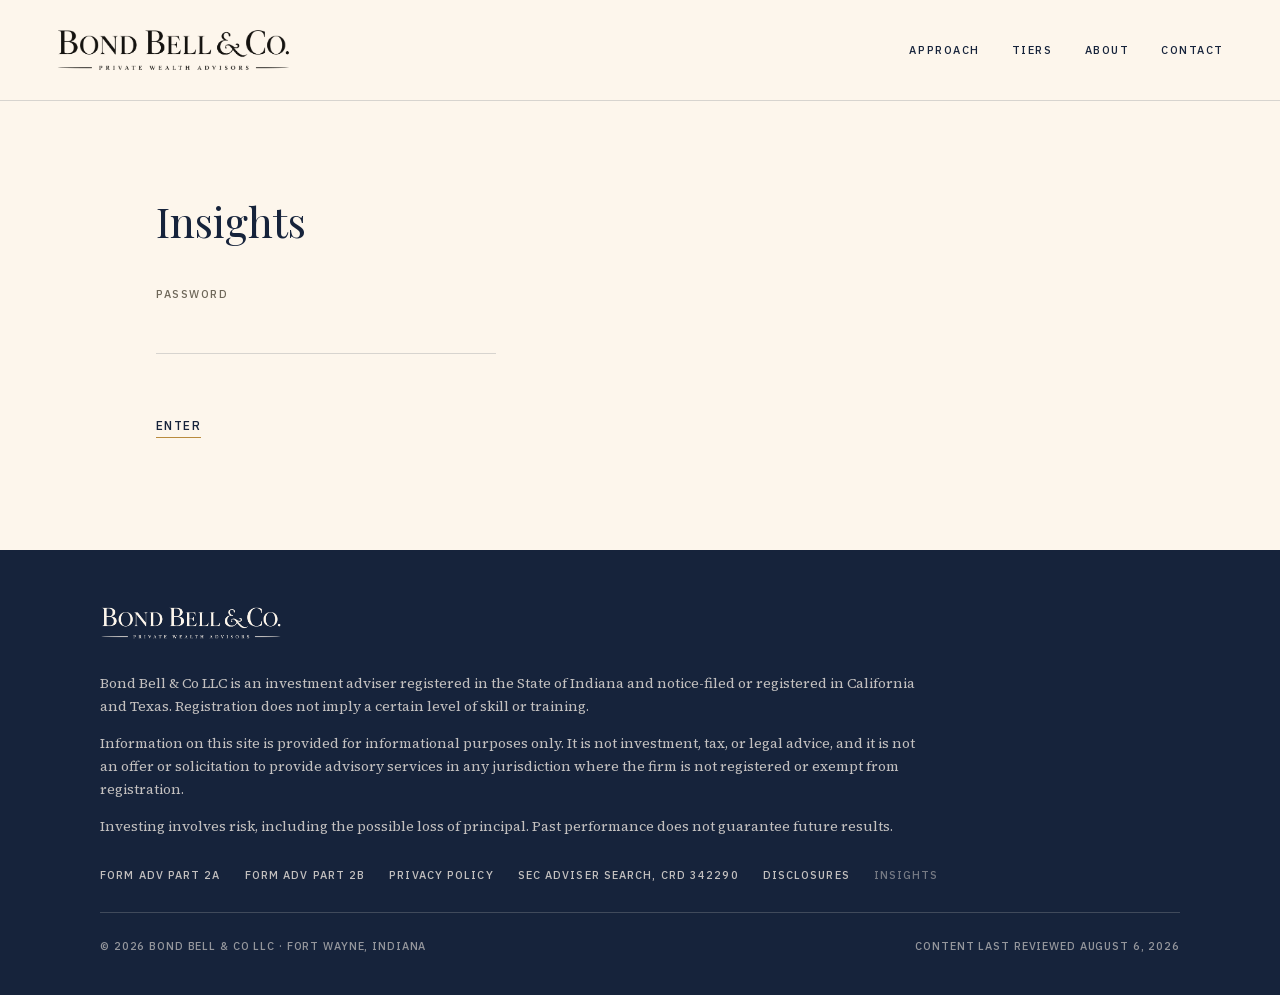
<file: insights/how-custody-works/index.html>
<!doctype html>
<html lang="en">
<head>
<meta charset="utf-8">
<meta name="viewport" content="width=device-width, initial-scale=1">
<title>How Custody Works · Insights · Bond Bell &amp; Co</title>
<meta name="robots" content="noindex, nofollow">
<link rel="icon" type="image/png" sizes="32x32" href="../../favicon-32.png">
<link rel="icon" type="image/png" sizes="16x16" href="../../favicon-16.png">
<link rel="apple-touch-icon" href="../../apple-touch-icon.png">
<link rel="stylesheet" href="../../styles.css">
<script>document.documentElement.classList.add('js')</script>
</head>
<body>

<a class="skip-link" href="#main">Skip to content</a>

<header class="site-header site-header--solid">
  <a class="wordmark" href="../../"><img src="../../images/logo-black.png" alt="Bond Bell &amp; Co. Private Wealth Advisors" width="1335" height="250"></a>
  <nav class="site-nav" aria-label="Primary">
    <a href="../../approach/">Approach</a>
    <a href="../../tiers/">Tiers</a>
    <a href="../../about/">About</a>
    <a href="../../contact/">Contact</a>
  </nav>
</header>

<main id="main">
  <script>try{if(!sessionStorage.getItem('bb_insights'))location.replace('../')}catch(_){location.replace('../')}</script>
  <h1>How Custody Works</h1>
  <p class="byline">Insights · August 2026</p>

  <div class="narrow">
    <div class="reveal">
      <p class="lede">Client assets do not sit with the adviser. They sit at a custodian. The arrangement is deliberate, it is regulated, and it is worth understanding before any other part of an advisory relationship.</p>
    </div>

    <div class="reveal">
      <h2>What a custodian is</h2>
      <p>A qualified custodian is a regulated financial institution, most often a bank or a broker-dealer, that holds cash and securities on behalf of a client. The account is opened in the client's name. The assets in it belong to the client, not to the custodian and not to the adviser. Bond Bell &amp; Co does not hold client assets. Client accounts are held at Schwab and Altruist.</p>
      <p>The custodian is where the money actually lives. It settles the trades, collects the dividends and interest, processes the deposits and withdrawals, and keeps the ledger of everything the account holds and everything that has happened in it.</p>
    </div>

    <div class="reveal">
      <h2>Why statements come from the custodian</h2>
      <p>Because the custodian keeps the ledger, the custodian issues the statements. Clients receive account statements at least quarterly, sent directly by the custodian rather than passed through the adviser. Each statement lists the holdings, their market values, and every transaction in the period, including any advisory fee that was deducted. Trade confirmations arrive the same way, directly from the custodian.</p>
    </div>

    <div class="reveal">
      <h2>Why the accounts sit apart</h2>
      <p>The separation is the point. The adviser directs the account, deciding within the authority the client has granted what to buy and what to sell. The custodian holds the account and records what happens in it. Keeping those two roles at two different institutions means the record of the client's assets is maintained by a firm that is not the one being paid to manage them.</p>
      <p>An adviser with trading authority can direct transactions inside the account. It does not take possession of the assets, and withdrawals from the account go to the client or to destinations the client has authorized with the custodian. Custody rules exist to hold that boundary in place, and much of what regulators examine in an advisory firm concerns exactly this boundary.</p>
    </div>

    <div class="reveal">
      <h2>Fee deduction is a narrow exception</h2>
      <p>When a client authorizes the adviser's fee to be deducted from the account, regulators treat that authority as a limited form of custody. The rules that follow are specific. The deduction happens at the custodian, under the client's written authorization, and it appears as a line on the custodian's statement. The client sees the fee in the same document that shows everything else.</p>
    </div>

    <div class="reveal">
      <h2>Read both documents</h2>
      <p>An adviser may also prepare its own reports, summaries of holdings and activity formatted for review and conversation. These are useful. They are also secondary. The custodian's statement is the primary record of the account, produced by the institution that holds the assets.</p>
      <p>A careful client reads both and compares them. The holdings should match. The values should be close, allowing for pricing dates. The fees should be identical. If something on an adviser's report cannot be found on the custodian's statement, that is a question to ask, in writing, until the answer is clear.</p>
      <p>The rules themselves encourage this habit. Advisers must reasonably believe the custodian sends statements directly to clients, and clients are urged to compare those statements against any report an adviser provides. The structure does not ask the client to take anyone's word for anything. That is what it is for.</p>
      <p><em>Educational description only. Nothing here is investment, tax, or legal advice, or a recommendation of any security or strategy.</em></p>
    </div>
  </div>
</main>

<footer class="site-footer">
  <div class="footer-inner">
    <div class="footer-wordmark"><img src="../../images/logo-cream.png" alt="" width="1335" height="250"></div>
    <div class="disclosure">
      <p>Bond Bell &amp; Co LLC is an investment adviser registered in the State of Indiana and notice-filed or registered in California and Texas. Registration does not imply a certain level of skill or training.</p>
      <p>Information on this site is provided for informational purposes only. It is not investment, tax, or legal advice, and it is not an offer or solicitation to provide advisory services in any jurisdiction where the firm is not registered or exempt from registration.</p>
      <p>Investing involves risk, including the possible loss of principal. Past performance does not guarantee future results.</p>
    </div>
    <nav class="footer-links" aria-label="Disclosures">
      <a href="../../documents/form-adv-part-2a.pdf">Form ADV Part 2A</a>
      <a href="../../documents/form-adv-part-2b.pdf">Form ADV Part 2B</a>
      <a href="../../privacy/">Privacy Policy</a>
      <a href="https://adviserinfo.sec.gov/firm/summary/342290" rel="noopener noreferrer">SEC Adviser Search, CRD 342290</a>
      <a href="../../disclosures/">Disclosures</a>
      <a class="discreet" href="../">Insights</a>
    </nav>
    <div class="footer-meta">
      <span>© 2026 Bond Bell &amp; Co LLC · Fort Wayne, Indiana</span>
      <span>Content last reviewed August 6, 2026</span>
    </div>
  </div>
</footer>

<script>
const obs = new IntersectionObserver(es => es.forEach(e => { if (e.isIntersecting) { e.target.classList.add('visible'); obs.unobserve(e.target); } }), { rootMargin: '-8% 0px' });
document.querySelectorAll('.reveal').forEach(el => obs.observe(el));
</script>
<script src="../../eggs.js?v=20261113b" defer></script>
</body>
</html>
</file>
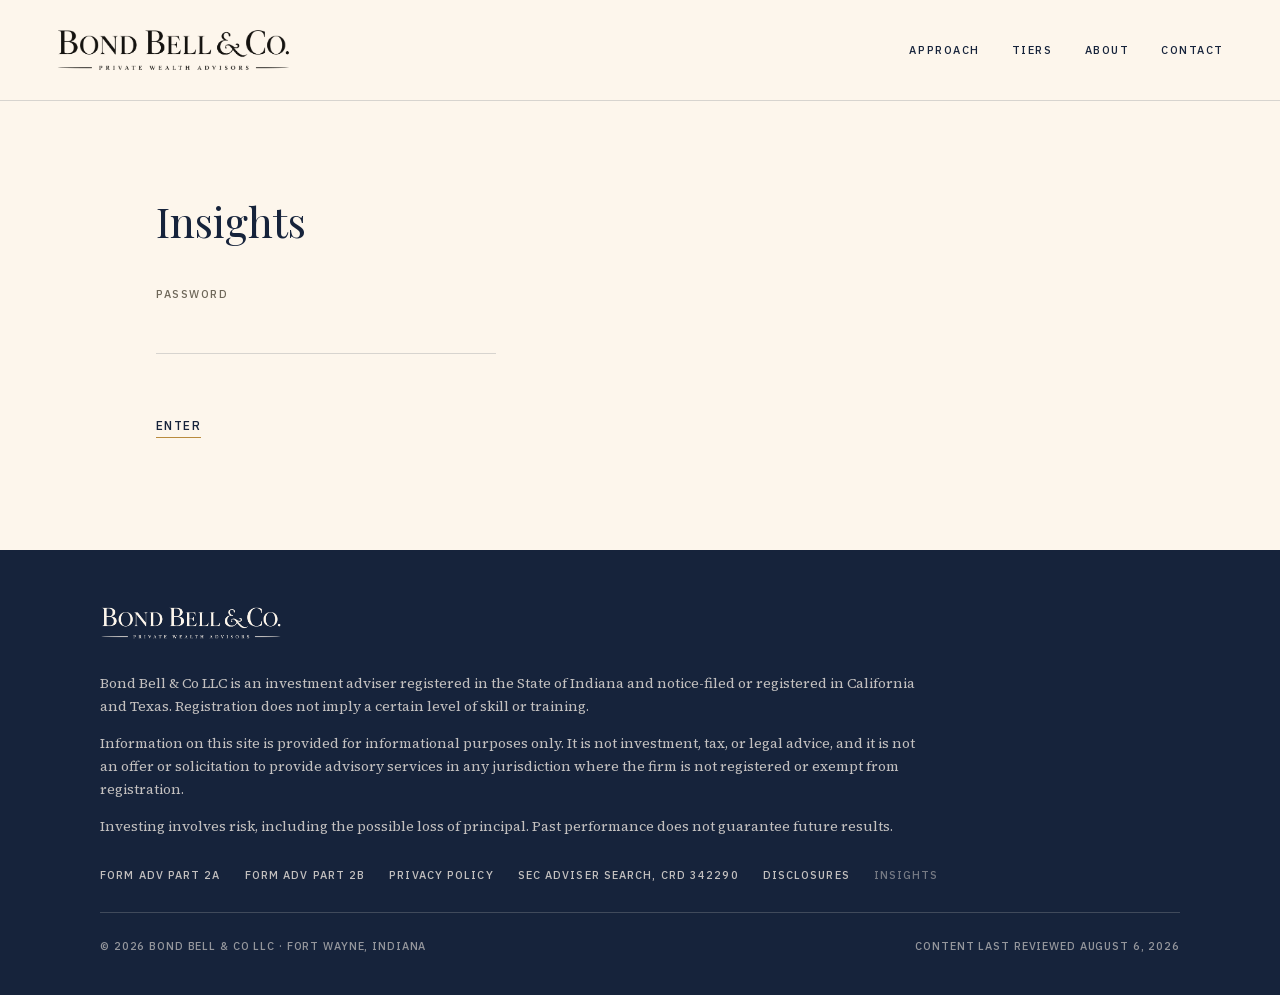
<file: insights/vesting-and-cash-flow/index.html>
<!doctype html>
<html lang="en">
<head>
<meta charset="utf-8">
<meta name="viewport" content="width=device-width, initial-scale=1">
<title>What a Vesting Schedule Does to Cash Flow · Insights · Bond Bell &amp; Co</title>
<meta name="robots" content="noindex, nofollow">
<link rel="icon" type="image/png" sizes="32x32" href="../../favicon-32.png">
<link rel="icon" type="image/png" sizes="16x16" href="../../favicon-16.png">
<link rel="apple-touch-icon" href="../../apple-touch-icon.png">
<link rel="stylesheet" href="../../styles.css">
<script>document.documentElement.classList.add('js')</script>
</head>
<body>

<a class="skip-link" href="#main">Skip to content</a>

<header class="site-header site-header--solid">
  <a class="wordmark" href="../../"><img src="../../images/logo-black.png" alt="Bond Bell &amp; Co. Private Wealth Advisors" width="1335" height="250"></a>
  <nav class="site-nav" aria-label="Primary">
    <a href="../../approach/">Approach</a>
    <a href="../../tiers/">Tiers</a>
    <a href="../../about/">About</a>
    <a href="../../contact/">Contact</a>
  </nav>
</header>

<main id="main">
  <script>try{if(!sessionStorage.getItem('bb_insights'))location.replace('../')}catch(_){location.replace('../')}</script>
  <h1>What a Vesting Schedule Does to Cash Flow</h1>
  <p class="byline">Insights · August 2026</p>

  <div class="narrow">
    <div class="reveal">
      <p class="lede">Equity compensation is income with a calendar attached.</p>
      <p>A salary arrives in even amounts at even intervals. Most household budgets are built on that rhythm, whether or not anyone drew them up as a plan. The mortgage, tuition, insurance, the ordinary run of monthly life: recurring costs sit comfortably on recurring income. The arithmetic stays simple because the timing stays smooth.</p>
      <p>A grant of equity does not behave this way. The grant is a promise, and the promise vests on a schedule the employer wrote. Until a portion vests, it is not the holder's property. When it vests, it is. The schedule decides when, and the holder, in the ordinary case, does not.</p>
    </div>

    <div class="reveal">
      <h2>How the schedule works</h2>
      <p>Schedules take a few common shapes. Some hold everything back for an initial period and then release the first portion all at once. That first release is called a cliff. After the cliff, further portions vest at intervals, monthly or quarterly or annually, until the grant is exhausted. Other schedules key vesting to events rather than dates: a sale of the company, a public listing, a performance milestone. The shapes differ, but the principle holds in every version. Income arrives when the schedule says so, in the amounts the schedule says, and not otherwise.</p>
      <p>Vesting is also, in many cases, a taxable event. The rules differ by instrument, by election, and by circumstance, and the particulars belong with a household's own tax advisers. The general point can still be stated plainly. When equity vests, a tax obligation often arises at that moment, on that date, measured by what the shares are worth then. The holder did not pick the date. The calendar did.</p>
    </div>

    <div class="reveal">
      <h2>Where salary logic fails</h2>
      <p>A budget built on salary rests on two quiet assumptions: that income is level, and that it is continuous. Vested equity honors neither. It arrives in steps rather than a stream. It pauses between vest dates. It is denominated in shares, whose value on the vest date is whatever it is. And the unvested remainder is ordinarily forfeited if employment ends, so the stream can stop midcalendar in a way a salary does not.</p>
      <p>Read through salary logic, a vesting schedule invites familiar mistakes. Unvested amounts get counted as if already earned. Recurring commitments get set against income that arrives episodically. The vest date gets treated as a payday when it is also, often, a tax date. None of these is a failure of discipline. Each is a reasonable habit from one kind of income applied to another kind entirely.</p>
    </div>

    <div class="reveal">
      <h2>The questions a schedule raises</h2>
      <p>The useful response is not a rule of thumb. It is a set of questions, put to the actual documents. When, exactly, does income arrive under this schedule, this year and the year after? What already stands committed against those dates, taxes among the possibilities? Which of the household's obligations have quietly come to depend on portions that have not vested? And how long does the schedule run: how short is the window in which this income arrives at all, and what is the household asking that window to finance?</p>
      <p>These questions do not answer themselves, and the answers differ from one household to the next. The point of asking them is narrower and more durable. It is to read the calendar as it is written, rather than as a salary in disguise.</p>
      <p><em>Educational description only. Nothing here is investment, tax, or legal advice, or a recommendation of any security or strategy.</em></p>
    </div>
  </div>
</main>

<footer class="site-footer">
  <div class="footer-inner">
    <div class="footer-wordmark"><img src="../../images/logo-cream.png" alt="" width="1335" height="250"></div>
    <div class="disclosure">
      <p>Bond Bell &amp; Co LLC is an investment adviser registered in the State of Indiana and notice-filed or registered in California and Texas. Registration does not imply a certain level of skill or training.</p>
      <p>Information on this site is provided for informational purposes only. It is not investment, tax, or legal advice, and it is not an offer or solicitation to provide advisory services in any jurisdiction where the firm is not registered or exempt from registration.</p>
      <p>Investing involves risk, including the possible loss of principal. Past performance does not guarantee future results.</p>
    </div>
    <nav class="footer-links" aria-label="Disclosures">
      <a href="../../documents/form-adv-part-2a.pdf">Form ADV Part 2A</a>
      <a href="../../documents/form-adv-part-2b.pdf">Form ADV Part 2B</a>
      <a href="../../privacy/">Privacy Policy</a>
      <a href="https://adviserinfo.sec.gov/firm/summary/342290" rel="noopener noreferrer">SEC Adviser Search, CRD 342290</a>
      <a href="../../disclosures/">Disclosures</a>
      <a class="discreet" href="../">Insights</a>
    </nav>
    <div class="footer-meta">
      <span>© 2026 Bond Bell &amp; Co LLC · Fort Wayne, Indiana</span>
      <span>Content last reviewed August 6, 2026</span>
    </div>
  </div>
</footer>

<script>
const obs = new IntersectionObserver(es => es.forEach(e => { if (e.isIntersecting) { e.target.classList.add('visible'); obs.unobserve(e.target); } }), { rootMargin: '-8% 0px' });
document.querySelectorAll('.reveal').forEach(el => obs.observe(el));
</script>
<script src="../../eggs.js?v=20261113b" defer></script>
</body>
</html>
</file>
<file: styles.css>
/* Bond Bell & Co — bondbellandco.com — Direction A (House) */

@import url('fonts/fonts.css');

:root{
  --cream:#FDF6EC;
  --navy:#16233B;
  --navy-deep:#0D1626;
  --gold:#B98B3E;
  --gold-ink:#8A6425;
  --ink:#14120F;
  --warm:#6E6759;
  --rule:rgba(22,35,59,0.16);
}

*{box-sizing:border-box;margin:0;padding:0}
html{-webkit-text-size-adjust:100%}
body{
  background:var(--cream);
  color:var(--ink);
  font-family:'Source Serif 4',Georgia,serif;
  font-size:18px;
  line-height:1.7;
}
img{display:block;max-width:100%}
a{color:inherit}
a:focus-visible{outline:2px solid var(--navy);outline-offset:3px;border-radius:1px}

/* ── Skip link ──────────────────────────────── */
.skip-link{
  position:absolute;left:-9999px;top:0;z-index:10;
  font-family:'IBM Plex Sans',sans-serif;
  font-weight:500;
  font-size:12px;
  letter-spacing:0.1em;
  text-transform:uppercase;
  text-decoration:none;
  background:var(--cream);
  color:var(--navy);
  padding:10px 18px;
  border:1px solid var(--navy);
}
.skip-link:focus{left:12px;top:12px}

/* ── Header ─────────────────────────────────── */
.site-header{
  display:flex;
  justify-content:space-between;
  align-items:center;
  gap:24px;
  padding:28px 56px;
}
.site-header--solid{border-bottom:1px solid var(--rule)}
.site-header--overlay{
  position:absolute;top:0;left:0;right:0;z-index:2;
  border-bottom:1px solid rgba(185,139,62,0.35);
}
.site-header--overlay a:focus-visible{outline-color:var(--gold)}
.wordmark{display:block}
.wordmark img{height:44px;width:auto}
.site-nav{display:flex;gap:32px;flex-wrap:wrap}
.site-nav a{
  font-family:'IBM Plex Sans',sans-serif;
  font-weight:500;
  font-size:11px;
  letter-spacing:0.14em;
  text-transform:uppercase;
  text-decoration:none;
  color:var(--navy);
}
.site-header--overlay .site-nav a{color:rgba(253,246,236,0.72)}
.site-nav a:hover{color:var(--gold-ink)}
.site-header--overlay .site-nav a:hover{color:var(--gold)}
.site-nav a[aria-current="page"]{color:var(--gold-ink)}

/* ── Home hero ──────────────────────────────── */
.hero{
  position:relative;
  height:92vh;
  min-height:620px;
  overflow:hidden;
  background:#16233B url('images/hero.jpg') center/cover no-repeat;
}
.hero::after{
  content:"";
  position:absolute;inset:0;
  background:linear-gradient(190deg, rgba(13,22,38,0.05) 0%, rgba(13,22,38,0.35) 55%, rgba(13,22,38,0.82) 100%);
}
.hero-content{
  position:absolute;left:0;right:0;bottom:0;
  z-index:2;
  padding:0 56px 76px;
}
.hero-label{
  display:inline-block;
  font-family:'IBM Plex Sans',sans-serif;
  font-weight:500;
  font-size:11px;
  letter-spacing:0.2em;
  text-transform:uppercase;
  color:var(--gold);
  border-top:1px solid var(--gold);
  padding-top:14px;
  margin-bottom:22px;
}
.thesis{
  font-family:'Playfair Display',Georgia,serif;
  font-weight:400;
  font-size:54px;
  line-height:1.14;
  letter-spacing:-0.005em;
  color:var(--cream);
  max-width:820px;
}
.hero-sub{
  margin-top:20px;
  font-family:'IBM Plex Sans',sans-serif;
  font-weight:500;
  font-size:12px;
  letter-spacing:0.1em;
  text-transform:uppercase;
  color:rgba(253,246,236,0.6);
}

/* ── Page body ──────────────────────────────── */
main{max-width:1080px;margin:0 auto;padding:96px 56px 110px}
.narrow{max-width:660px}
h1{
  font-family:'Playfair Display',Georgia,serif;
  font-weight:400;
  font-size:42px;
  line-height:1.15;
  color:var(--navy);
  margin-bottom:40px;
}
h2{
  font-family:'IBM Plex Sans',sans-serif;
  font-weight:500;
  font-size:12px;
  letter-spacing:0.18em;
  text-transform:uppercase;
  color:var(--gold-ink);
  margin:56px 0 18px;
}
p{margin-bottom:1.35em}
p:last-child{margin-bottom:0}
.lede{font-size:20px;line-height:1.75}
.rule{border:none;border-top:1px solid var(--rule);margin:64px 0}
.cta{
  font-family:'IBM Plex Sans',sans-serif;
  font-weight:500;
  font-size:12px;
  letter-spacing:0.12em;
  text-transform:uppercase;
  text-decoration:none;
  color:var(--navy);
  border-bottom:1px solid var(--gold);
  padding-bottom:4px;
}
.cta:hover{color:var(--gold-ink)}
.ctas{display:flex;gap:40px;flex-wrap:wrap}

/* ── About ──────────────────────────────────── */
.about-grid{display:grid;grid-template-columns:280px 1fr;gap:64px;align-items:start}
.portrait{
  width:100%;
  height:auto;
  border-bottom:1px solid var(--gold);
  padding-bottom:20px;
}
.person{max-width:660px}
.person-name{
  font-family:'Playfair Display',Georgia,serif;
  font-weight:400;
  font-size:28px;
  line-height:1.2;
  letter-spacing:0;
  text-transform:none;
  color:var(--navy);
  margin:0 0 10px;
}
.byline{
  font-family:'IBM Plex Sans',sans-serif;
  font-weight:500;
  font-size:11px;
  letter-spacing:0.14em;
  text-transform:uppercase;
  color:var(--warm);
  margin-bottom:28px;
}

/* ── Contact ────────────────────────────────── */
.contact-page{min-height:52vh;display:flex;flex-direction:column;justify-content:center}
.contact-email{
  font-family:'Playfair Display',Georgia,serif;
  font-size:clamp(24px, 4.6vw, 44px);
  color:var(--navy);
  text-decoration:none;
  border-bottom:1px solid var(--gold);
  padding-bottom:6px;
  width:fit-content;
  margin:8px 0 28px;
  overflow-wrap:anywhere;
}
.contact-email:hover{color:var(--gold-ink)}

/* ── Documents list ─────────────────────────── */
.doc-list{list-style:none}
.doc-list li{border-top:1px solid var(--rule);padding:22px 0}
.doc-list li:last-child{border-bottom:1px solid var(--rule)}
.doc-list a{text-decoration:none;color:var(--navy)}
.doc-list a:hover{color:var(--gold-ink)}
.doc-note{font-size:15px;color:var(--warm);margin-top:4px}

/* ── Insights gate ──────────────────────────── */
.gate-form{max-width:340px}
.gate-form label{
  display:block;
  font-family:'IBM Plex Sans',sans-serif;
  font-weight:500;
  font-size:11px;
  letter-spacing:0.14em;
  text-transform:uppercase;
  color:var(--warm);
  margin-bottom:10px;
}
.gate-form input{
  width:100%;
  background:transparent;
  border:none;
  border-bottom:1px solid var(--rule);
  border-radius:0;
  color:var(--ink);
  font-family:inherit;
  font-size:18px;
  padding:6px 2px 8px;
}
.gate-form input:focus{outline:none;border-bottom-color:var(--navy)}
.gate-form .doc-note{min-height:26px;margin:14px 0 0}
button.cta{
  background:none;
  border:none;
  border-bottom:1px solid var(--gold);
  border-radius:0;
  cursor:pointer;
  margin-top:24px;
}
button.cta:focus-visible{outline:2px solid var(--navy);outline-offset:3px;border-radius:1px}

/* ── Footer ─────────────────────────────────── */
.site-footer{
  background:var(--navy);
  color:rgba(253,246,236,0.75);
  padding:56px 56px 40px;
  font-size:14px;
  line-height:1.65;
}
.site-footer .footer-inner{max-width:1080px;margin:0 auto}
.footer-wordmark img{height:34px;width:auto;margin-bottom:32px}
.disclosure p{margin-bottom:1em;max-width:820px}
.footer-links{
  display:flex;gap:24px;flex-wrap:wrap;
  margin:28px 0;
  font-family:'IBM Plex Sans',sans-serif;
  font-weight:500;
  font-size:11px;
  letter-spacing:0.1em;
  text-transform:uppercase;
}
.footer-links a{color:rgba(253,246,236,0.75);text-decoration:none}
.footer-links a:hover{color:var(--gold)}
.footer-links a.discreet{opacity:.55}
.footer-meta{
  border-top:1px solid rgba(253,246,236,0.18);
  padding-top:24px;
  display:flex;justify-content:space-between;gap:12px;flex-wrap:wrap;
  font-family:'IBM Plex Sans',sans-serif;
  font-weight:500;
  font-size:11px;
  letter-spacing:0.08em;
  text-transform:uppercase;
  color:rgba(253,246,236,0.55);
}
.site-footer a:focus-visible{outline-color:var(--gold)}

/* ── Motion ─────────────────────────────────── */
@media (prefers-reduced-motion: no-preference){
  .js .reveal{opacity:0;transform:translateY(18px);transition:opacity 700ms ease-out,transform 700ms ease-out}
  .js .reveal.visible{opacity:1;transform:none}
}

/* ── Mobile ─────────────────────────────────── */
@media (max-width:768px){
  .site-header{padding:20px 24px;flex-direction:column;align-items:flex-start;gap:16px}
  .site-header--overlay{position:absolute}
  .wordmark img{height:34px}
  .site-nav{gap:20px}
  .hero{height:82vh}
  .hero-content{padding:0 24px 48px}
  .thesis{font-size:34px}
  main{padding:56px 24px 72px}
  h1{font-size:32px}
  .about-grid{grid-template-columns:1fr;gap:40px}
  .portrait-slot{max-width:280px}
  .site-footer{padding:40px 24px 32px}
}
@media (max-width:400px){
  .thesis{font-size:29px}
}

/* ── Easter eggs (eggs.js): larger tap area, no visual change ── */
.egg{padding:10px 6px;margin:0 -6px;-webkit-tap-highlight-color:transparent}
</file>
<file: horniness-index/dash.css>
:root{--bg:#0a121c;--panel:#101b27;--panel2:#13202d;--line:#25323e;--muted:#8594a2;--text:#e9e9e1;--gold:#d6b779;--red:#d68470;--green:#8fb2a5;--font-sans:Arial,Helvetica,sans-serif;color-scheme:dark;--background:#0a121c;--foreground:#e9e9e1;--primary:#d6b779;--border:#25323e}*{box-sizing:border-box}body{margin:0;background:var(--bg);color:var(--text);font-family:Arial,Helvetica,sans-serif;font-size:13px;line-height:1.5}button,input,select,textarea{font:inherit}button,a,input,select,textarea{-webkit-tap-highlight-color:transparent}button{cursor:pointer}button{color:inherit;background:none;border:0}button:disabled{opacity:.45;cursor:not-allowed}a{color:inherit;text-decoration:none}button,a,input,select,textarea{outline-offset:4px}button:focus-visible,a:focus-visible{outline:2px solid var(--gold)}input:focus,textarea:focus,select:focus{outline:1px solid var(--gold)}h1,h2,h3,p{margin:0}svg{flex-shrink:0}table{border-collapse:collapse;width:100%}select,input,textarea{color:var(--text);background:#0d1722;border:1px solid #2d3c4a;border-radius:6px}select{padding:8px 27px 8px 10px;font-size:11px;max-width:100%}input,textarea{padding:10px 12px}input::placeholder,textarea::placeholder{color:#667786}select option{background:#101b27}small{font-size:11px}.muted{color:var(--muted)}.tiny{font-size:11px}.micro-note{font-size:10px;color:var(--muted);line-height:1.7}.terminal{min-height:100vh}.sidebar{position:fixed;inset:0 auto 0 0;width:226px;background:#0d1722;border-right:1px solid var(--line);z-index:30;display:flex;flex-direction:column;padding:30px 17px 0}.brand{display:flex;align-items:center;gap:13px;margin:0 6px 39px;line-height:1.4;font-size:10px;font-weight:600;letter-spacing:1.3px}.brand b{font-size:17px;font-weight:500;letter-spacing:4px}.brand sup{font-size:7px;position:relative;top:-4px;letter-spacing:0;margin-left:3px;color:#b6b9b6}.brand-mark{font-family:Georgia,serif;font-size:29px;letter-spacing:-3px;color:var(--gold);width:43px;height:45px;border:1px solid #7b6846;border-radius:4px;display:flex;align-items:center;justify-content:center;position:relative;padding-right:3px}.brand-mark>span{position:absolute;right:-5px;top:-9px;font-size:14px;letter-spacing:0;background:#0d1722;padding:0 1px}.workspace-label{font-size:8px;font-weight:700;letter-spacing:1.2px;color:#6f8190;margin:0 9px 18px;display:flex;align-items:center;gap:6px}.workspace-label>span{font-size:7px;color:#a3abac;border:1px solid #36424c;padding:1px 4px;border-radius:3px;letter-spacing:.8px}.sidebar nav{display:flex;flex-direction:column;gap:6px}.sidebar nav>button{display:flex;align-items:center;gap:12px;text-align:left;padding:11px 13px;border-radius:6px;color:#9aa7b2;font-size:12px;position:relative}.sidebar nav>button:hover{background:#162331;color:#e7e8e2}.sidebar nav>button.active{background:#2c2b24;color:var(--gold)}.sidebar nav>button.active:before{content:"";width:2px;height:19px;position:absolute;left:-17px;background:var(--gold);border-radius:1px}.nav-count{margin-left:auto;background:#3e392d;border-radius:4px;font-size:9px;padding:1px 5px;color:#d6b779}.nav-dot{margin-left:auto;width:5px;height:5px;background:var(--gold);border-radius:50%}.nav-divider{height:1px;background:var(--line);margin:24px 11px 15px}.sidebar-note{margin:auto 9px 24px;padding:22px 0 0;color:#aab5bc}.sidebar-note>svg{color:var(--gold);margin-bottom:10px}.sidebar-note strong{display:block;font-size:11px;font-weight:500;color:#d8dbd7}.sidebar-note p{font-size:10px;margin:7px 0 12px;color:#788b9b;line-height:1.9}.sidebar-note button{display:flex;gap:8px;align-items:center;color:var(--gold);font-size:9px;padding:0}.account{border-top:1px solid var(--line);display:flex;gap:10px;align-items:center;margin:0 -17px;padding:18px 23px}.avatar{height:30px;width:30px;display:grid;place-items:center;color:var(--gold);border:1px solid #726445;border-radius:50%;background:#292b29;font-size:12px}.account>span:nth-child(2){flex:1;min-width:0}.account strong{display:block;font-weight:500;font-size:10px}.account small{display:block;overflow:hidden;text-overflow:ellipsis;color:#738595;font-size:8px;max-width:100px}.account>svg{color:#667e8f}.main-shell{margin-left:226px}.topbar{height:68px;border-bottom:1px solid var(--line);padding:0 34px;display:flex;align-items:center;justify-content:space-between;background:#0c151f}.breadcrumb{display:flex;align-items:center;gap:12px;font-size:10px;color:#718392}.breadcrumb strong{font-weight:500;color:#c5cdd1}.breadcrumb svg{color:#536572}.top-actions{display:flex;align-items:center;gap:20px}.connection{font-size:8px;font-weight:700;letter-spacing:1px;color:#9caeaa;display:flex;align-items:center;gap:7px}.connection i,.live-dot{display:inline-block;height:5px;width:5px;background:#87b69a;border-radius:50%;box-shadow:0 0 7px #87b69a30}.connection.demo{color:var(--gold)}.connection.demo i{background:var(--gold)}.mode-switch{display:flex;background:#080f17;border:1px solid #2d3945;border-radius:5px;padding:3px;gap:2px}.mode-switch button{font-size:9px;color:#7f919f;padding:4px 10px;border-radius:3px}.mode-switch button.selected{background:#26323e;color:#e1e3de}.icon-button{width:30px;height:30px;display:inline-flex;align-items:center;justify-content:center;border-radius:5px;color:#92a2ae;position:relative}.icon-button:hover{background:#21303f;color:#fff}.icon-button>i{height:4px;width:4px;position:absolute;right:6px;top:4px;border-radius:50%;background:var(--gold)}main{padding:34px 34px 0;max-width:1800px;margin:auto}.page-heading{display:flex;align-items:center;justify-content:space-between;gap:25px;margin-bottom:29px}.eyebrow{font-size:8px;font-weight:700;letter-spacing:1.6px;color:#b9a57a;display:flex;align-items:center;gap:7px}.eyebrow>span{height:3px;width:3px;border-radius:50%;background:var(--gold)}h1{font-family:Georgia,'Times New Roman',serif;font-weight:400;font-size:35px;letter-spacing:-.7px;margin:8px 0 5px;line-height:1.25}.page-heading p{font-size:11px;color:#8a9aa7;letter-spacing:.05px}.heading-actions{display:flex;gap:8px;align-items:center;padding-top:10px}.button{display:inline-flex;align-items:center;justify-content:center;gap:7px;border:1px solid #34404b;padding:9px 13px;border-radius:5px;font-size:10px;font-weight:600;white-space:nowrap;line-height:1.4;min-height:33px}.button.secondary{background:#14202c;color:#b9c4ca}.button.secondary:hover{background:#1b2a38}.button.gold{background:#d4b578;color:#17202a;border-color:#d4b578}.button.gold:hover{background:#e2c48c}.text-button{display:flex;align-items:center;gap:6px;color:#c0ac80;font-size:10px;padding:0}.metrics-grid{display:grid;grid-template-columns:1.15fr 1fr 1fr 1fr;gap:14px;margin-bottom:23px}.metric{background:linear-gradient(130deg,#14202b,#101a25);border:1px solid var(--line);padding:19px 20px 15px;border-radius:8px;position:relative;min-height:145px}.index-metric{border-color:#665d43;background:linear-gradient(115deg,#242721,#151f28)}.metric-label{font-size:8px;font-weight:600;color:#8f9fa8;letter-spacing:1px;display:flex;align-items:center;justify-content:space-between;gap:10px}.index-metric .metric-label{color:#c0b68f}.metric-main{display:flex;align-items:baseline;gap:7px;height:65px;padding-top:8px}.metric-main>strong{font-size:37px;letter-spacing:-1px;font-weight:400;font-variant-numeric:tabular-nums;line-height:1.3}.metric-main>strong small{font-size:21px;margin-left:2px}.metric-main>span{font-size:11px;color:#8c989f}.mini-change{font-size:8px;color:#85948f;margin-left:auto;display:flex;align-items:center;gap:2px;white-space:nowrap}.mini-change.up{color:#d39c7f}.metric-footer{font-size:9px;color:#8595a2;display:flex;align-items:center;gap:5px}.metric-footer>i{height:5px;width:5px;background:#809588;border-radius:50%}.metric-footer>i.unknown{background:#667784}.metric-unit{font-size:9px!important}.metric-link{margin-left:auto;color:#c5b17d;align-self:center}.coverage-track{height:3px;background:#253440;border-radius:3px;position:absolute;left:20px;right:20px;bottom:35px}.coverage-track i{display:block;height:3px;background:#98b1a2;border-radius:3px}.panel{background:#101a26;border:1px solid var(--line);border-radius:8px;overflow:hidden;margin-bottom:22px}.panel-heading{display:flex;align-items:center;justify-content:space-between;gap:14px;padding:20px 21px 15px}.panel-heading h2,.padded>h2{font-size:12px;font-weight:500;color:#e3e5df;display:flex;align-items:center;gap:8px}.panel-heading p{font-size:9px;color:#768b9b;margin-top:4px}.panel-heading>svg{color:#758896}.panel-heading.border-top{border-top:1px solid var(--line);margin-top:15px}.subtle-pill{font-family:Arial,sans-serif;font-size:7px;letter-spacing:.6px;color:#9aab9f;background:#1b302c;padding:3px 5px;border:1px solid #30443c;border-radius:3px}.chart-layout{display:grid;grid-template-columns:minmax(0,1.95fr) minmax(270px,1fr);gap:19px}.history-panel,.distribution-panel{margin-bottom:20px}.range-controls{display:flex;gap:2px;border:1px solid #2b3a47;border-radius:4px;padding:2px}.range-controls button{padding:4px 7px;font-size:8px;border-radius:2px;color:#7e919e}.range-controls button.active{color:#d3b987;background:#2c302c}.chart-meta{display:flex;align-items:center;justify-content:space-between;gap:10px;margin:0 21px 4px}.chart-legend{display:flex;align-items:center;gap:6px;font-size:9px}.chart-legend>span{height:5px;width:5px;background:var(--gold);border-radius:50%}.chart-legend strong{font-weight:400;color:#c5c7be}.chart-legend em{font-style:normal;color:#6a7b88;font-size:8px;margin-left:7px}.chart-meta select{border:0;background:transparent;color:#9aabb6;font-size:8px;padding-right:15px}.history-chart{height:245px;margin:0 12px 0 18px}.chart-footer{display:flex;align-items:center;justify-content:space-between;border-top:1px solid #25313c;margin-top:4px;padding:11px 20px;font-size:8px;color:#6d8192;gap:10px}.chart-footer>span{display:flex;gap:5px;align-items:center}.chart-footer i{height:4px;width:4px;border-radius:50%;background:#799689}.chart-footer button{color:#b3a075;display:flex;gap:5px;align-items:center;font-size:8px;padding:0}.distribution-chart{height:226px;margin:12px 14px 0}.distribution-summary{display:flex;align-items:center;justify-content:space-between;padding:12px 0 10px;margin:0 20px;border-top:1px solid #2a3640;font-size:9px;color:#8e9eaa}.distribution-summary span{display:flex;align-items:center;gap:7px}.distribution-summary i{height:5px;width:5px;background:#596977;border-radius:50%}.distribution-summary strong{color:#d0d7d9;font-weight:500}.distribution-panel>.micro-note{margin:0 20px 15px;font-size:8px}.chart-tip{border:1px solid #3b4b59;border-radius:6px;padding:11px 14px;font-size:10px;background:#132230;box-shadow:0 8px 25px #0005;color:#c8d0d1;min-width:160px}.chart-tip>strong{font-size:9px;color:#8ca0ad;font-weight:500}.chart-tip>div{display:flex;align-items:center;gap:7px;margin-top:5px}.chart-tip>div>span{height:5px;width:5px;border-radius:50%}.chart-tip b{color:#ebd6a6;margin-left:5px}.overview-bottom{display:grid;grid-template-columns:minmax(0,1.65fr) minmax(0,1fr);gap:19px}.companies-panel .panel-heading{padding-bottom:18px}.company-table{font-size:10px;text-align:left}.company-table th{font-size:7px;letter-spacing:.7px;color:#758999;padding:11px 16px;font-weight:500;border-top:1px solid var(--line);border-bottom:1px solid var(--line);white-space:nowrap}.company-table th svg{display:inline-block;vertical-align:middle;margin-left:3px}.company-table th:first-child{padding-left:21px}.company-table td{padding:13px 16px;border-bottom:1px solid #23303b;color:#92a3b0;white-space:nowrap;font-size:9px}.company-table tr:last-child td{border-bottom:none}.company-table td:first-child{padding-left:21px}.company-table tbody tr:hover{background:#162432}.company-cell{display:flex;align-items:center;gap:10px;text-align:left;padding:0}.ticker-icon{display:flex;align-items:center;justify-content:center;height:30px;width:30px;background:#1c2c39;color:#a7bec8;border:1px solid #344552;border-radius:6px;font-size:10px;font-weight:600;flex-shrink:0}.ticker-icon.high{color:#d9ae9a;background:#362a28;border-color:#62413a}.ticker-icon.elevated{color:#d6ba84;background:#332f24;border-color:#665637}.ticker-icon.watch{color:#b9b995;background:#2a302a;border-color:#424a3d}.ticker-icon.limited{color:#a0bfb0;background:#20332f;border-color:#345046}.company-cell strong{display:block;font-weight:500;font-size:10px;color:#dce0df}.company-cell small{display:flex;align-items:center;gap:5px;font-size:8px;color:#6e8496;margin-top:2px}.company-cell small b{color:#a0abb2;font-weight:400}.company-cell small>span{color:#475e6b}.score-tag{font-size:14px;font-variant-numeric:tabular-nums;font-weight:500;color:#9db3a9;display:inline-flex;align-items:baseline;gap:3px}.score-tag>span{font-size:7px;color:#687b89;font-weight:400}.score-tag.high{color:#d7957d}.score-tag.elevated{color:#d2b277}.score-tag.watch{color:#c1bc91}.score-tag.unknown{color:#798f9d}.score-button{padding:0}.change{display:inline-flex;align-items:center;gap:3px;font-size:9px;font-variant-numeric:tabular-nums}.up{color:#d99c81!important}.down{color:#9cbaab!important}.evidence-dot{height:4px;width:4px;border-radius:50%;background:#7c9e8d;display:inline-block;margin-right:5px}.row-actions{display:flex;gap:6px}.row-actions>button{padding:2px;color:#5d7486}.row-actions>button:hover{color:var(--gold)}.starred{color:var(--gold)!important}.event-cell{max-width:250px;overflow:hidden;text-overflow:ellipsis;color:#8496a5!important;font-size:9px!important}.table-scroll{overflow-x:auto;scrollbar-width:thin;scrollbar-color:#3b4b56 transparent}.feed-panel .panel-heading{padding-bottom:17px}.event-feed{padding:0 21px}.feed-item{display:flex;gap:11px;position:relative}.feed-rail{width:8px;flex-shrink:0;position:relative;padding-top:7px}.feed-rail>span{display:block;width:6px;height:6px;border-radius:50%;background:#c7a567;position:relative;z-index:2;box-shadow:0 0 0 3px #101a26}.feed-rail>span.resolved{background:#88ac99}.feed-rail>i{position:absolute;width:1px;background:#2c3d49;top:15px;bottom:0;left:2px}.feed-item>div:last-child{padding-bottom:21px;min-width:0;flex:1}.feed-meta{display:flex;align-items:center;gap:7px;color:#718697;font-size:8px;flex-wrap:wrap}.feed-meta>button,.feed-meta>strong{font-size:8px;font-weight:500;letter-spacing:.5px;padding:1px 5px;border-radius:3px;color:#cbb783;border:1px solid #504a36;background:#2b2c24}.evidence-label{font-size:6px;padding:2px 4px;color:#91a99f;border:1px solid #30473f;border-radius:3px;letter-spacing:0}.feed-item h3{font-size:10px;font-weight:500;margin:7px 0 5px;color:#d3dbdc;line-height:1.6}.feed-item p{font-size:9px;color:#8196a7;line-height:1.65}.feed-bottom{display:flex;align-items:center;justify-content:space-between;gap:5px;margin-top:9px;flex-wrap:wrap}.source-link{display:inline-flex;align-items:center;gap:4px;color:#b3a174;font-size:8px;line-height:1.5}.source-link:hover{color:#ead4a7;text-decoration:underline}.feed-bottom>button{display:flex;gap:3px;align-items:center;font-size:8px;color:#778c9d;padding:0}.sector-grid{display:grid;grid-template-columns:repeat(7,minmax(0,1fr));gap:10px;padding:0 21px 21px}.sector-tile{background:#182833;border:1px solid #344951;border-radius:5px;text-align:left;padding:13px 12px;display:flex;flex-direction:column;gap:5px;color:#a3b9b0}.sector-tile.high{background:#322825;border-color:#67453a;color:#d5a28c}.sector-tile.elevated{background:#322e24;border-color:#655637;color:#d2bb87}.sector-tile.watch{background:#2a3028;border-color:#48503e;color:#c1bd92}.sector-tile.unknown{background:#15212c;border-color:#2a3c49;color:#8297a6}.sector-tile:hover{filter:brightness(1.2)}.sector-tile>span{font-size:8px;white-space:nowrap;overflow:hidden;text-overflow:ellipsis}.sector-tile>strong{font-size:24px;line-height:1.2;font-weight:400}.sector-tile>small{font-size:7px;color:#7d9298}.footer{display:flex;align-items:center;justify-content:space-between;padding:6px 0 22px;font-size:8px;color:#5f7486;gap:20px}.footer>div{display:flex;align-items:center;gap:9px}.footer-mark{font-family:Georgia,serif;color:#9c8c69;font-size:15px;letter-spacing:-2px}.footer>span{font-size:7px;letter-spacing:.4px;display:flex;align-items:center;gap:10px;white-space:nowrap}.footer i{height:3px;width:3px;border-radius:50%;background:#576e7d}.zero{display:flex;flex-direction:column;align-items:center;justify-content:center;text-align:center;min-height:210px;padding:28px;color:#6d8596}.zero>svg{color:#799285;margin-bottom:14px;opacity:.8}.zero h3{font-size:12px;color:#adbdc3;font-weight:500;margin-bottom:7px}.zero p{max-width:350px;font-size:10px;color:#738b9c;line-height:1.8}.history-chart>.zero{height:100%;min-height:0}.feed-panel .zero{min-height:240px;padding:20px 0}.demo-banner,.error-banner{margin-bottom:24px;padding:11px 15px;border:1px solid #5d4e2f;background:#2a271e;color:#cbb98b;border-radius:5px;display:flex;align-items:center;gap:10px;font-size:10px}.demo-banner strong{font-size:8px;letter-spacing:1px;white-space:nowrap}.demo-banner>span{font-size:9px;color:#a8a087}.demo-banner button{display:flex;align-items:center;gap:5px;margin-left:auto;white-space:nowrap;font-size:9px}.error-banner{color:#d1a79c;background:#302421;border-color:#5f4038}.error-banner button{margin-left:auto;text-decoration:underline}.filter-bar{display:flex;align-items:center;gap:9px;padding:18px 20px;flex-wrap:wrap;border-bottom:1px solid var(--line)}.search-input{display:flex;align-items:center;gap:8px;background:#0c1722;border:1px solid #30404d;border-radius:5px;padding:0 11px;flex:1;min-width:230px;color:#708697}.search-input input{border:0;background:transparent;padding:9px 0;font-size:10px;width:100%;outline:0}.table-topline{display:flex;align-items:center;justify-content:space-between;padding:12px 20px;font-size:9px;color:#71899b;gap:15px}.table-topline>label{display:flex;align-items:center;gap:7px;white-space:nowrap}.table-topline select{font-size:9px;border:0;background:transparent}.watchlist-tools{padding:18px 20px;background:#13202b;border-bottom:1px solid var(--line);display:flex;align-items:center;gap:15px;flex-wrap:wrap}.watchlist-tools form{display:flex;gap:8px}.watchlist-tools form input{font-size:10px;width:150px}.upload-button{cursor:pointer}.upload-button>input{display:none}.padded{padding:25px}.padded>h2{margin-bottom:12px;font-size:14px}.padded>p{font-size:11px;line-height:1.85;margin:10px 0;color:#8fa0ac}.padded .eyebrow{margin-bottom:10px}.queue-card{padding:23px;display:flex;align-items:center;justify-content:space-between;gap:30px;border-top:1px solid var(--line)}.queue-card h3{font-size:13px;font-weight:500;margin:10px 0 7px}.queue-card p{font-size:11px;color:#90a1ae;max-width:750px;margin-bottom:10px;line-height:1.8}.auth-notice{font-size:10px;background:#1b2c37;padding:13px 23px;color:#91a7b5}.auth-notice a{color:var(--gold);margin-left:5px;display:inline-flex;align-items:center;gap:4px}.review-history{padding:14px 23px;display:flex;gap:15px;align-items:center;font-size:11px;border-top:1px solid #23333f}.review-history>button{padding:0;text-align:left;flex:1;color:#b3c1c9}.pill{display:inline-flex;align-items:center;padding:3px 7px;border:1px solid #3b4a55;border-radius:4px;font-size:8px;line-height:1.4;text-transform:capitalize;white-space:nowrap}.pill.neutral{color:#91a4b1;background:#1a2936}.pill.green{color:#a1bfae;background:#1b302c;border-color:#304c41}.pill.high{color:#dfa38c;background:#3a2b26;border-color:#715045}.pill.elevated{color:#d7bd87;background:#302c22;border-color:#665637}.pill.limited{color:#a8c4b6;background:#20372e;border-color:#365342}.pill.watch{color:#c4c49e;background:#2c3327;border-color:#4c573f}.pill.unknown{color:#93a5b2;background:#1b2c38}.gold-pill{color:#ccb27b;border-color:#65563a;background:#322d22}.appearance-card{display:flex;align-items:center;gap:22px;padding:25px;border-top:1px solid var(--line)}.calendar-date{height:66px;width:60px;border:1px solid #4c4938;border-radius:6px;background:#252820;display:flex;flex-direction:column;align-items:center;justify-content:center;flex-shrink:0}.calendar-date span{text-transform:uppercase;color:#b5a379;font-size:9px;letter-spacing:1px}.calendar-date strong{font-size:26px;font-weight:400;line-height:1.3;color:#dcc597}.appearance-card h3{font-size:14px;font-weight:500;margin:5px 0}.appearance-card p{font-size:10px;color:#879eaf;margin-bottom:5px}.status-summary{display:flex;gap:15px;padding:20px 24px;margin-bottom:22px;background:#15272d;border:1px solid #344945;border-radius:7px;color:#a6c4b7}.status-summary>svg{margin-top:3px}.status-summary>div{flex:1}.status-summary strong{font-weight:500;font-size:12px}.status-summary p{font-size:10px;margin-top:4px;color:#8fa9ad}.status-summary .pill{align-self:flex-start}.source-card{display:flex;gap:18px;align-items:flex-start;padding:25px 23px;border-top:1px solid var(--line)}.source-symbol{width:40px;height:40px;display:grid;place-items:center;background:#1e2f3b;border:1px solid #334954;border-radius:7px;color:#9bb1ba;flex-shrink:0}.source-description{flex:1}.source-title{display:flex;align-items:center;gap:10px}.source-title h3{font-size:12px;font-weight:500}.source-description>p{font-size:10px;color:#8299ab;margin:8px 0;line-height:1.8}.source-facts{display:flex;gap:30px;margin-top:15px;flex-wrap:wrap}.source-facts span{font-size:8px;color:#667f92}.source-facts strong{display:block;font-size:9px;color:#9eafb9;font-weight:400;margin-top:4px}.source-items{text-align:right;font-size:21px;font-weight:400;color:#c5cabf;min-width:50px}.source-items small{display:block;color:#6a8294;font-size:8px}.coverage-stats{display:grid;grid-template-columns:repeat(4,1fr);margin-top:22px;gap:20px}.coverage-stats strong{font-size:25px;font-weight:400;color:#cbbb94;display:block}.coverage-stats span{font-size:9px;color:#8197a7}.alerts-layout{display:grid;grid-template-columns:minmax(0,1.8fr) minmax(280px,1fr);gap:22px}.alert-card{display:flex;gap:15px;padding:22px;border-top:1px solid var(--line)}.alert-icon{width:31px;height:31px;display:grid;place-items:center;background:#302e25;border:1px solid #554d36;border-radius:6px;color:#d0b67e;flex-shrink:0}.alert-card>div{flex:1}.alert-card h3{font-size:12px;font-weight:500;margin:7px 0}.alert-card p{font-size:10px;color:#8aa0b0;line-height:1.8}.alert-card.read{opacity:.65}.settings-form{display:flex;flex-direction:column;gap:18px;margin-top:25px}.settings-form>label{font-size:10px;color:#a5b5bf}.settings-form>label:first-child input{display:block;width:100%;margin-top:7px}.check-setting{display:flex;align-items:center;justify-content:space-between;gap:20px;padding:10px 0;border-bottom:1px solid var(--line)}input[type=checkbox]{accent-color:var(--gold);width:15px;height:15px}.method-intro{max-width:850px;color:#a2b1ba!important;font-size:13px!important}.method-components{display:grid;grid-template-columns:repeat(4,1fr);gap:22px;margin:26px 0}.method-components article{border-left:1px solid #495145;padding:0 16px}.method-components strong{font-size:28px;font-weight:400;color:#d0b67f;display:flex;align-items:baseline;gap:8px}.method-components small{font-size:8px;color:#788f9e}.method-components h3{font-size:11px;font-weight:500;margin:6px 0}.method-components p{font-size:10px;color:#7d96a7;line-height:1.8}.score-bands{display:grid;grid-template-columns:repeat(5,1fr);gap:7px;margin-top:25px;margin-bottom:12px}.score-bands>div{padding:12px;background:#1e322d;border-top:2px solid #7caa95;border-radius:4px}.score-bands>div.watch{background:#2b3026;border-color:#b4b487}.score-bands>div.elevated{background:#322d21;border-color:#d0b476}.score-bands>div.high{background:#322623;border-color:#cd967f}.score-bands strong{display:block;font-size:16px;font-weight:400;color:#cdd4c9}.score-bands span{font-size:9px;color:#95a797}.score-bands .high span{color:#bc988b}.anchor-table{text-align:left;font-size:10px;margin:20px 0}.anchor-table th{color:#9baaaf;font-size:9px;font-weight:500;padding:12px;border-bottom:1px solid #40505c}.anchor-table td{padding:14px 12px;color:#8fa4b4;border-bottom:1px solid #253643;line-height:1.8;min-width:150px}.anchor-table td:first-child{color:#cbb884}.method-grid{display:grid;grid-template-columns:1fr 1fr;gap:22px}.pending-tickers{display:flex;gap:10px;flex-wrap:wrap;margin-top:20px}.pending-tickers>span{display:flex;align-items:center;gap:15px;border:1px solid #334956;border-radius:4px;background:#192b38;padding:6px 9px;font-size:10px;color:#c4b284}.pending-tickers button{padding:0;display:flex}.compare-panel{margin-top:22px}.comparison-table th,.comparison-table td{padding:13px 23px;border-top:1px solid #263743;text-align:left;font-size:10px}.comparison-table th{color:#c7b787;font-weight:500}.comparison-table td{color:#8da1b1}.toast{position:fixed;bottom:25px;left:calc(50% + 100px);transform:translateX(-50%);background:#20352f;border:1px solid #4d6e5c;border-radius:7px;box-shadow:0 9px 35px #0008;display:flex;align-items:center;gap:12px;padding:14px 17px;color:#c7d6ca;font-size:11px;z-index:100;max-width:min(700px,90vw)}.toast button{display:flex;padding:0;color:#97b2a7}.modal-backdrop{position:fixed;inset:0;background:#0008;backdrop-filter:blur(3px);z-index:60;display:flex;justify-content:flex-end}.company-drawer{width:min(690px,100%);height:100%;background:#101c28;border-left:1px solid #3b4c59;box-shadow:-20px 0 70px #0006;overflow-y:auto;scrollbar-width:thin;scrollbar-color:#415360 transparent}.company-drawer>header{display:flex;align-items:center;justify-content:space-between;padding:20px 28px;border-bottom:1px solid var(--line);position:sticky;top:0;background:#101c28;z-index:2}.drawer-company{display:flex;align-items:center;gap:15px;padding:28px}.ticker-icon.large{height:49px;width:49px;font-size:17px}.drawer-company>div{flex:1}.ticker-label{font-size:9px;color:#a7a58d;letter-spacing:.6px}.drawer-company h2{font-family:Georgia,serif;font-size:23px;font-weight:400;margin-top:4px}.drawer-company p{font-size:12px;color:#8fa3b3;margin-top:4px}.drawer-score{padding:0 28px 25px;display:grid;grid-template-columns:1fr 1.5fr;gap:30px}.drawer-score>div:first-child>strong{font-size:48px;font-weight:400;display:block;margin:6px 0;line-height:1.2;color:#d5bb85}.drawer-score>div:first-child>strong>small{font-size:17px;color:#728c9e;margin-left:4px}.drawer-score>div:last-child p{display:flex;justify-content:space-between;gap:20px;font-size:9px;margin-bottom:10px;color:#7f95a5}.drawer-score p b{font-weight:400;color:#b1c0c9}.component-bars{display:grid;grid-template-columns:1fr 1fr;gap:20px 25px;padding:20px 28px 28px;border-top:1px solid var(--line);border-bottom:1px solid var(--line);background:#13222e}.component-bars>div>div{display:flex;align-items:center;justify-content:space-between;margin-bottom:10px;font-size:9px;color:#9aafbc}.component-bars strong{font-weight:500;color:#cbb783}.component-bars small{font-size:8px;color:#6d879b;font-weight:400}.component-bars>div>span{height:4px;background:#2b3d49;display:block;border-radius:4px}.component-bars i{height:4px;display:block;background:#c4ac79;border-radius:4px}.drawer-section{padding:25px 28px;border-bottom:1px solid var(--line)}.drawer-section>h3{font-size:13px;font-weight:500}.drawer-section>p{font-size:9px;color:#7e95a8;margin:6px 0 12px}.drawer-section .event-feed{padding:20px 0 0}.drawer-section .zero{min-height:170px}.price-chart{height:210px;margin-top:20px}.drawer-footnote{font-size:9px;color:#678195;padding:23px 28px;line-height:1.9}.review-backdrop{align-items:center;justify-content:center;padding:30px}.review-modal{width:760px;max-width:100%;max-height:92vh;overflow:auto;border-radius:10px;background:#111f2d;border:1px solid #40525e;box-shadow:0 20px 100px #0009}.review-modal>header{display:flex;align-items:flex-start;justify-content:space-between;padding:24px 28px;border-bottom:1px solid var(--line);gap:20px;position:sticky;top:0;background:#111f2d;z-index:2}.review-modal h2{font-family:Georgia,serif;font-size:21px;font-weight:400;margin-top:7px}.review-body{padding:22px 28px}.review-metadata{display:flex;align-items:center;gap:12px;flex-wrap:wrap}.review-body>p{font-size:11px;color:#a0b3c1;line-height:1.9;margin:17px 0}.review-body blockquote{font-size:11px;border-left:2px solid #ac986a;background:#172735;padding:13px 17px;margin:16px 0;color:#b4c3cc;line-height:1.8}.review-context{margin:20px 0;padding:17px;background:#0e1a25;border:1px solid #2b3d49;border-radius:5px}.review-context strong{font-size:10px;color:#c6bc9d;font-weight:500}.review-context p{font-size:10px;color:#8da4b5;line-height:1.8;margin:5px 0 10px}.review-context p:last-child{margin-bottom:0}.review-body h3{font-size:12px;font-weight:500;margin-bottom:5px}.review-points{display:grid;grid-template-columns:1fr 1fr;gap:16px;margin:20px 0}.review-points label{font-size:10px;color:#9eb2c0;display:flex;align-items:center;justify-content:space-between;gap:10px}.review-points label>span{display:flex;gap:5px;align-items:center}.review-points input{width:66px;padding:6px 8px}.review-points small{font-size:9px;color:#6e889d}.review-note{display:flex;flex-direction:column;gap:7px;font-size:11px;color:#c9c5b3}.review-note>span{font-size:9px;color:#7a94a8}.review-note textarea{font-size:10px;line-height:1.7;resize:vertical}.prior-note{background:#1a2d35;padding:11px;border-radius:5px}.review-modal>footer{display:flex;justify-content:space-between;padding:19px 28px;gap:12px;border-top:1px solid var(--line);position:sticky;bottom:0;background:#111f2d}.review-modal>footer>div{display:flex;gap:8px}.danger{color:#d29a88!important}.mobile-menu,.mobile-scrim{display:none}.spinning{animation:spin 1.5s linear infinite}@keyframes spin{to{transform:rotate(360deg)}}
@media(min-width:1550px){body{font-size:14px}.sidebar{width:244px}.main-shell{margin-left:244px}main{padding:42px 44px 0}.topbar{padding:0 44px}.history-chart{height:285px}.distribution-chart{height:266px}.company-table td{padding-top:17px;padding-bottom:17px}.company-cell strong{font-size:11px}.feed-item h3{font-size:11px}.feed-item p{font-size:10px}.metrics-grid{gap:20px}.metric{padding:22px 24px 18px}.metric-main{height:72px}.metric-main>strong{font-size:42px}.metric-label{font-size:9px}.metric-footer{font-size:10px}.coverage-track{left:24px;right:24px;bottom:40px}.panel-heading h2{font-size:13px}h1{font-size:39px}.chart-layout{grid-template-columns:minmax(0,2.1fr) minmax(310px,1fr)}}
@media(max-width:1200px){.sidebar{width:200px;padding-left:13px;padding-right:13px}.main-shell{margin-left:200px}.brand{gap:10px;margin-left:3px;font-size:9px}.brand b{font-size:15px}.brand-mark{width:37px;height:40px;font-size:26px}.workspace-label{font-size:7px;letter-spacing:.8px;margin-left:7px}.sidebar nav>button{font-size:11px;padding:11px 10px;gap:10px}.account{margin-left:-13px;margin-right:-13px;padding-left:18px}.sidebar nav>button.active:before{left:-13px}main{padding:28px 24px 0}.topbar{padding:0 24px}.metrics-grid{gap:10px}.metric{padding:16px 14px;min-height:136px}.metric-label{font-size:7px;letter-spacing:.6px}.metric-main>strong{font-size:33px}.metric-main{height:62px}.mini-change{font-size:7px}.metric-footer{font-size:8px}.coverage-track{left:14px;right:14px;bottom:35px}.chart-layout{grid-template-columns:minmax(0,1.9fr) minmax(240px,1fr);gap:14px}.overview-bottom{grid-template-columns:minmax(0,1.4fr) minmax(0,1fr);gap:14px}.company-table td,.company-table th{padding-left:11px;padding-right:11px}.company-table td:first-child,.company-table th:first-child{padding-left:16px}.company-cell{gap:7px}.company-cell strong{font-size:9px}.company-cell small{font-size:7px}.company-table td{font-size:8px}.company-table th{font-size:6px}.ticker-icon{height:26px;width:26px;font-size:9px}.panel-heading{padding-left:16px;padding-right:16px}.event-feed{padding:0 16px}.range-controls button{padding-left:5px;padding-right:5px}.chart-legend em{display:none}.sector-grid{gap:8px;padding-left:16px;padding-right:16px;grid-template-columns:repeat(4,1fr)}.sector-tile{padding:11px}.sector-tile>span{font-size:9px}.hide-medium{display:none}h1{font-size:31px}.heading-actions .button{font-size:9px;padding:9px 10px}.heading-actions{gap:6px}.page-heading p{font-size:10px}.footer{font-size:7px}.footer>span{font-size:6px}.method-components{gap:12px}.method-components article{padding-right:5px;padding-left:12px}.review-points{gap:15px}.source-facts{gap:18px}.demo-banner{flex-wrap:wrap}.demo-banner>span{flex:1;min-width:220px}}
@media(max-width:1020px){.connection{display:none}.page-heading{align-items:flex-start;gap:15px}.heading-actions{flex-wrap:wrap;justify-content:flex-end;max-width:130px;padding-top:0}.chart-layout{grid-template-columns:minmax(0,1fr)}.history-chart{height:250px}.distribution-panel{display:none}.overview-bottom{grid-template-columns:minmax(0,1fr)}.companies-panel .company-cell strong{font-size:10px}.companies-panel .company-cell small{font-size:8px}.companies-panel .company-table td{padding-top:15px;padding-bottom:15px}.feed-panel .event-feed{display:grid;grid-template-columns:repeat(3,1fr);gap:16px}.feed-panel .feed-rail{display:none}.feed-panel .feed-bottom{gap:9px}.feed-panel .zero{grid-column:1/-1;min-height:170px}.metrics-grid{grid-template-columns:repeat(4,minmax(0,1fr))}.metric-main>strong{font-size:28px}.metric-label svg{display:none}.mini-change{display:none}.alerts-layout{grid-template-columns:1fr}.method-components{grid-template-columns:1fr 1fr;gap:25px}.source-facts{gap:15px}.source-facts>span{min-width:40%}.footer{align-items:flex-start}.footer>div{max-width:60%}.footer>span{flex-wrap:wrap;justify-content:flex-end;gap:4px}.metric-main>span{font-size:9px}.coverage-track{bottom:37px}.metric-footer{line-height:1.6}.table-topline{font-size:8px}.review-history>button{font-size:10px}}
@media(max-width:760px){.sidebar{transform:translateX(-100%);transition:transform .2s;width:230px;padding-left:17px;padding-right:17px}.sidebar.open{transform:translateX(0)}.sidebar nav>button{font-size:12px;padding:11px 13px}.sidebar nav>button.active:before{left:-17px}.brand{margin-top:0;margin-bottom:35px}.workspace-label{font-size:8px}.account{margin-left:-17px;margin-right:-17px;padding-left:23px}.main-shell{margin-left:0}.mobile-menu{display:flex;align-items:center;padding:0;color:#c1c9cb;margin-right:5px}.mobile-scrim{display:block;position:fixed;inset:0;background:#0008;z-index:29}.topbar{height:61px;padding:0 20px}.top-actions{gap:11px}.breadcrumb{gap:8px;font-size:9px}.breadcrumb>span{display:none}.breadcrumb>svg{display:none}main{padding:25px 20px 0}.page-heading{margin-bottom:23px}.eyebrow{font-size:7px;letter-spacing:1px}h1{font-size:29px;margin-top:10px}.page-heading p{font-size:10px;max-width:260px;line-height:1.8}.heading-actions{max-width:100px;padding-top:0}.heading-actions .button{font-size:8px;gap:4px;padding:7px 8px;min-height:28px}.heading-actions .button>svg{height:11px;width:11px}.metrics-grid{grid-template-columns:repeat(2,minmax(0,1fr));gap:11px;margin-bottom:18px}.metric{min-height:133px;padding:16px}.metric-label{font-size:7px}.metric-main>strong{font-size:34px}.metric-main{height:62px}.metric-label>svg{display:block;width:11px}.metric-footer{font-size:8px}.coverage-track{left:16px;right:16px;bottom:34px}.mini-change{display:flex;font-size:7px;max-width:75px;white-space:normal;text-align:right}.chart-layout{gap:0}.panel{margin-bottom:18px}.panel-heading{padding:18px 16px 14px}.panel-heading h2{font-size:11px}.panel-heading p{font-size:8px}.range-controls button{font-size:7px;padding:4px 5px}.subtle-pill{font-size:6px;padding:2px 4px}.chart-meta{margin:0 15px 3px}.chart-legend{font-size:8px}.chart-meta select{font-size:7px}.history-chart{height:225px;margin-right:8px;margin-left:10px}.chart-footer{font-size:7px;padding:10px 14px;align-items:flex-start}.chart-footer>span{max-width:65%;line-height:1.7}.chart-footer button{font-size:7px;white-space:nowrap}.chart-footer svg{height:10px;width:10px}.feed-panel .event-feed{display:block}.feed-panel .feed-rail{display:block}.feed-panel .feed-item>div:last-child{padding-bottom:23px}.feed-item h3{font-size:11px}.feed-item p{font-size:10px}.feed-meta{font-size:8px}.feed-meta>button{font-size:8px}.feed-item .source-link{font-size:9px}.evidence-label{font-size:7px}.hide-small{display:none}.company-table th{font-size:6px;padding:10px}.company-table td{padding:13px 10px}.company-table td:first-child,.company-table th:first-child{padding-left:14px}.company-cell strong{font-size:9px!important;max-width:145px;white-space:normal}.company-cell small{font-size:7px!important;max-width:145px;white-space:nowrap;overflow:hidden;text-overflow:ellipsis;display:block}.company-cell small>span{margin:0 4px}.ticker-icon{height:25px;width:25px}.score-tag{font-size:13px}.score-tag>span{font-size:6px}.row-actions{gap:1px}.row-actions svg{width:13px}.change{font-size:8px}.change svg{width:11px}.sector-grid{grid-template-columns:repeat(3,minmax(0,1fr));gap:7px}.sector-tile{padding:12px 10px}.sector-tile>strong{font-size:22px}.sector-tile>span{font-size:8px}.sector-tile>small{font-size:7px}.text-button{font-size:8px}.footer{padding-bottom:19px;gap:14px;flex-direction:column}.footer>div{max-width:100%;font-size:7px}.footer>span{padding-left:21px;font-size:7px;gap:8px}.demo-banner{font-size:9px;padding:11px;gap:7px;margin-bottom:20px}.demo-banner>span{flex-basis:100%;font-size:9px;line-height:1.8}.demo-banner button{font-size:8px}.demo-banner strong{font-size:7px}.filter-bar{padding:15px 14px;gap:8px}.search-input{flex-basis:100%;min-width:0}.filter-bar>select{flex:1;font-size:9px;padding:8px;min-width:110px}.table-topline{padding:10px 14px;align-items:flex-start;gap:10px;font-size:7px}.table-topline>label{font-size:7px;gap:4px}.table-topline select{font-size:8px;padding:0 14px 0 0}.watchlist-tools{padding:15px;gap:12px}.watchlist-tools form{flex:1}.watchlist-tools form input{flex:1;min-width:0}.watchlist-tools>span{font-size:8px}.watchlist-tools .button{font-size:9px}.queue-card{align-items:flex-start;gap:16px;padding:20px;flex-direction:column}.queue-card h3{font-size:12px}.queue-card p{font-size:10px}.queue-card .button{font-size:9px}.auth-notice{font-size:9px;padding:13px 20px;line-height:1.9}.review-history{padding:12px 18px;gap:9px}.review-history>button{font-size:9px}.review-history>span:last-child{font-size:8px;white-space:nowrap}.appearance-card{padding:20px;gap:16px}.appearance-card h3{font-size:12px}.appearance-card p{font-size:9px}.calendar-date{width:50px;height:58px}.calendar-date strong{font-size:23px}.padded{padding:20px}.padded>h2{font-size:13px}.padded>p{font-size:10px}.status-summary{padding:16px;gap:12px;flex-wrap:wrap}.status-summary>div{flex-basis:75%}.status-summary strong{font-size:11px}.status-summary p{font-size:9px;line-height:1.8}.status-summary .pill{margin-left:33px}.source-card{padding:20px 16px;gap:12px}.source-symbol{width:31px;height:31px}.source-symbol>svg{width:16px}.source-title{flex-wrap:wrap;gap:5px}.source-title h3{font-size:11px}.source-description>p{font-size:9px}.source-items{font-size:17px;min-width:30px}.source-items small{font-size:7px}.source-facts{gap:12px}.source-facts>span{min-width:90%;font-size:7px}.source-facts strong{font-size:8px}.coverage-stats{grid-template-columns:1fr 1fr;gap:20px}.coverage-stats strong{font-size:24px}.coverage-stats span{font-size:8px}.method-components{gap:25px 15px}.method-components strong{font-size:25px;gap:4px}.method-components small{font-size:7px}.method-components h3{font-size:10px}.method-components p{font-size:9px}.method-components article{padding-left:11px}.score-bands{gap:4px}.score-bands>div{padding:9px 6px}.score-bands strong{font-size:13px}.score-bands span{font-size:8px}.method-grid{grid-template-columns:1fr;gap:0}.method-intro{font-size:11px!important}.micro-note{font-size:9px}.anchor-table td{min-width:145px;font-size:9px}.anchor-table th{font-size:8px}.alerts-layout{gap:0}.alert-card{padding:18px;gap:12px}.alert-card h3{font-size:11px}.alert-card p{font-size:9px}.toast{left:50%;bottom:18px;font-size:10px;width:calc(100% - 32px);max-width:none;padding:13px}.company-drawer>header{padding:16px 20px}.drawer-company{padding:23px 20px;gap:12px}.drawer-company h2{font-size:21px}.drawer-company p{font-size:11px}.ticker-label{font-size:8px}.drawer-score{padding:0 20px 22px;gap:20px;grid-template-columns:1fr 1.5fr}.drawer-score>div:first-child>strong{font-size:43px}.drawer-score .metric-label{font-size:6px;letter-spacing:.5px}.drawer-score>div:last-child p{font-size:8px;gap:9px}.drawer-score .pill{font-size:7px}.component-bars{padding:20px;gap:20px}.component-bars>div>div{font-size:8px;gap:5px}.drawer-section{padding:23px 20px}.drawer-section>p{font-size:8px;line-height:1.8}.drawer-footnote{padding:20px;font-size:8px}.review-backdrop{padding:12px}.review-modal{max-height:95vh}.review-modal>header{padding:20px;gap:10px}.review-modal h2{font-size:19px}.review-body{padding:20px}.review-points{grid-template-columns:1fr;gap:12px}.review-points label{font-size:10px}.review-modal>footer{padding:16px;gap:8px;flex-wrap:wrap}.review-modal>footer .button{font-size:9px;padding:8px}.review-modal>footer>div{gap:6px}.review-context{padding:14px}.review-body blockquote{font-size:10px}.review-body>p{font-size:10px}.review-note textarea{font-size:10px}.comparison-table th,.comparison-table td{padding:12px;font-size:9px}}
@media(prefers-reduced-motion:reduce){*,*:before,*:after{animation:none!important;transition:none!important;scroll-behavior:auto!important}}

/* Public research: primary evidence leads the first screen. */
.public-case-detail .case-listing-note{font-size:10px;color:#a4b4b5;line-height:1.8;background:#172630;border-left:2px solid #7f7958;padding:10px 13px;margin:15px 0}
.public-intro-strip{display:flex;align-items:center;justify-content:space-between;gap:22px;border:1px solid #4d4938;background:linear-gradient(115deg,#25271f,#13212b);padding:17px 20px;margin-bottom:20px;border-radius:7px}
.public-intro-strip>div{display:flex;align-items:center;gap:13px}.public-intro-strip svg{color:var(--gold)}.public-intro-strip strong{display:block;font-size:12px;font-weight:500;color:#e1d6b9}.public-intro-strip small{display:block;margin-top:4px;font-size:10px;color:#93a39f;line-height:1.7}.live-publication-badge{display:flex;align-items:center;gap:7px;color:#a5bdae;font-size:9px;white-space:nowrap}.live-publication-badge i{height:5px;width:5px;border-radius:50%;background:#8fb2a5}.public-record-count{white-space:nowrap;color:#d6b779;font-size:11px}
.public-metrics-grid{display:grid;grid-template-columns:repeat(4,minmax(0,1fr));gap:14px;margin-bottom:22px}.public-metric{padding:19px 21px;border:1px solid var(--line);border-radius:8px;background:linear-gradient(130deg,#14202b,#101a25);min-height:128px}.public-metric.primary{border-color:#706347;background:linear-gradient(115deg,#252820,#14202a)}.public-metric>span{display:block;color:#9aabaf;font-size:8px;letter-spacing:1.25px;font-weight:600}.public-metric>strong{font-size:37px;font-weight:400;line-height:1.15;display:flex;align-items:center;justify-content:space-between;margin:12px 0 8px;letter-spacing:-1px}.public-metric>strong svg{color:#938362}.public-metric>small{display:block;font-size:9px;color:#82949f;line-height:1.6}
.public-overview-charts{display:grid;grid-template-columns:minmax(0,1.15fr) minmax(0,1fr);gap:20px;margin-bottom:29px}.public-chronology .panel-heading h2,.public-consequences .panel-heading h2{font-size:14px;line-height:1.6}.public-year-chart{height:260px;padding:0 22px 10px}.public-consequences{display:flex;flex-direction:column}.consequence-facts{padding:0 24px 8px;display:grid;gap:0}.consequence-facts>article{padding:14px 0 12px;border-top:1px solid #26323a}.consequence-facts>article:first-child{padding-top:0;border:0}.consequence-facts article>div{display:flex;align-items:center;justify-content:space-between;gap:15px}.consequence-facts article>div>span{font-size:9px;color:#94a5aa;line-height:1.7;max-width:140px}.consequence-facts strong{font-family:Georgia,serif;font-weight:400;font-size:27px;color:#d8c38c;white-space:nowrap}.consequence-facts strong small{font-family:Arial,sans-serif;font-size:8px;color:#889b9e;margin-left:7px}.consequence-facts p{font-size:10px;color:#96a5ac;line-height:1.7;margin:5px 0}.consequence-facts .source-link{font-size:8px}.consequence-footnote{padding:10px 24px 20px;font-size:9px;color:#82959e;line-height:1.8;margin-top:auto}
.section-title-row{display:flex;align-items:flex-end;justify-content:space-between;gap:20px;margin:0 0 18px}.section-title-row h2{font-family:Georgia,serif;font-size:27px;font-weight:400;margin:7px 0 4px}.section-title-row p{font-size:11px;color:#8c9fa9}.public-case-grid{display:grid;grid-template-columns:repeat(3,minmax(0,1fr));gap:17px;margin-bottom:26px}.public-case-card{border:1px solid #2b3944;border-radius:8px;padding:21px;background:linear-gradient(135deg,#13202b,#101a25);display:flex;flex-direction:column;min-width:0}.case-card-top{display:flex;align-items:center;gap:10px;min-height:42px}.case-company-mark{display:grid;place-items:center;width:35px;height:36px;border:1px solid #645c43;color:#d6b779;background:#292b25;border-radius:5px;font-family:Georgia,serif;font-size:17px}.case-card-top>div{min-width:0;flex:1}.case-card-top>div strong{display:block;font-size:11px;line-height:1.5;font-weight:500}.case-card-top>div>span{display:block;color:#8195a2;font-size:9px;margin-top:2px}.case-status{display:inline-flex;align-items:center;border:1px solid #465547;color:#a9bba8;background:#1e2b29;padding:3px 6px;font-size:8px;border-radius:4px;white-space:nowrap;font-weight:500}.case-status.pending{color:#d4b879;border-color:#615438;background:#302e24}.case-status.resolved{color:#8fb8ad;border-color:#35594f;background:#17332c}.case-category{font-size:8px;letter-spacing:.85px;text-transform:uppercase;color:#b5a074;margin:23px 0 7px}.public-case-card h3{font-size:16px;line-height:1.45;font-weight:500;letter-spacing:-.15px}.public-case-card h3 button{text-align:left;display:flex;align-items:flex-start;gap:10px;padding:0;width:100%}.public-case-card h3 svg{margin-top:4px;margin-left:auto;color:#8b9eaa}.case-summary{font-size:11px;color:#9cabb3;line-height:1.85;margin:12px 0 17px;display:-webkit-box;-webkit-line-clamp:5;-webkit-box-orient:vertical;overflow:hidden}.case-subject{display:flex;gap:8px;justify-content:space-between;font-size:9px;border-top:1px solid #2a3740;padding-top:11px;margin-top:auto;line-height:1.7}.case-subject>span{color:#7e939e}.case-subject>strong{color:#bfc8ca;font-size:9px;font-weight:500;text-align:right}.case-financial{display:flex;gap:10px;align-items:flex-start;background:#0c1822;border:1px solid #2a3943;border-radius:5px;margin:14px 0 0;padding:11px}.case-financial>strong{font-size:20px;color:#d6bc84;white-space:nowrap;font-weight:400}.case-financial>span{font-size:9px;color:#bdc4bf}.case-financial small{display:block;color:#7f949f;font-size:8px;line-height:1.7;margin-top:3px}.case-card-bottom{display:flex;align-items:center;justify-content:space-between;gap:10px;padding-top:17px}.case-card-bottom .source-link{font-size:8px;max-width:63%;overflow:hidden}.case-card-bottom .text-button{font-size:8px;white-space:nowrap}.historical-note{font-size:8px;color:#7a8f9a;line-height:1.7;margin-top:12px}.public-lower-grid{display:grid;grid-template-columns:minmax(0,1.35fr) minmax(0,1fr);gap:20px;margin:28px 0 0}.case-category-list{padding:0 22px}.case-category-list>button{display:flex;width:100%;align-items:center;gap:10px;padding:13px 0;border-bottom:1px solid #263540;text-align:left}.case-category-list button>span{height:7px;width:7px;border-radius:2px}.case-category-list button>strong{font-size:11px;font-weight:400;flex:1;color:#b9c4c8}.case-category-list button>b{font-size:14px;font-weight:400;color:#d6c28b}.case-category-list button>svg{color:#6c8594;margin-left:9px}.public-monitor-note{padding:24px}.public-monitor-note>svg{color:#c4b381;margin-bottom:10px}.public-monitor-note h3{font-size:13px;font-weight:500;margin-bottom:8px}.public-monitor-note p{font-size:10px;color:#8fa1ad;line-height:1.85;margin-bottom:15px}.public-case-filters{display:flex;align-items:center;gap:10px;padding:17px 0 10px;flex-wrap:wrap}.public-case-filters .search-input{flex:1;min-width:250px;background:#111e29;border:1px solid #30414e;border-radius:5px;padding:0 11px}.public-case-filters .search-input input{font-size:11px;padding:10px 5px}.public-case-filters select{font-size:10px}.public-filter-summary{font-size:10px;color:#8296a3;margin:7px 0 18px}.public-no-matches{padding:45px;text-align:center}.public-no-matches>svg{color:#9eacaa}.public-no-matches h3{font-size:15px;font-weight:400;margin:15px}.public-no-matches button{margin:auto}
.official-news-list>article{padding:20px 24px;border-bottom:1px solid #27353f;display:flex;align-items:flex-start;gap:14px}.official-news-list article:last-child{border:0}.news-publisher-mark{display:grid;place-items:center;background:#1c2b30;color:#9ba99d;border:1px solid #3b514e;border-radius:5px;width:31px;height:31px;margin-top:2px}.official-news-list article>div{min-width:0;flex:1}.official-news-list .feed-meta{font-size:9px;gap:9px;flex-wrap:wrap}.official-news-list .feed-meta strong{font-size:9px;font-weight:500;color:#b9ae8e}.official-news-list h3{font-size:13px;line-height:1.6;font-weight:400;margin:7px 0}.official-news-list h3>a{display:flex;align-items:flex-start;gap:10px}.official-news-list h3>a>svg{margin-top:4px;color:#7f959f}.official-news-list p{font-size:10px;line-height:1.8;color:#90a2ae}.news-context{font-size:8px;display:block;color:#6f8995;margin-top:10px}.official-news-label{color:#9eb8a4;font-size:8px}.public-feed-pending{display:flex;flex-direction:column;align-items:flex-start;gap:12px;padding:25px 24px 35px;color:#8ba39e}.public-feed-pending strong,.public-feed-pending h3{font-size:13px;font-weight:400;color:#c0ccca}.public-feed-pending p{font-size:11px;line-height:1.8;color:#8ea2ae}
.public-case-drawer{position:absolute;right:0;top:0;bottom:0;width:min(710px,100%);background:#0f1b27;border-left:1px solid #344550;overflow:auto;box-shadow:-20px 0 80px #0008}.public-case-drawer>header{display:flex;align-items:center;justify-content:space-between;gap:20px;border-bottom:1px solid #2b3943;padding:20px 28px;position:sticky;top:0;background:#0f1b27;z-index:1}.public-case-drawer>header>div{display:flex;align-items:center;gap:15px;flex-wrap:wrap}.public-case-detail{padding:25px 30px 38px}.public-case-detail>.case-category{display:block;margin-top:0}.public-case-detail h2{font-family:Georgia,serif;font-size:30px;font-weight:400;line-height:1.35;margin:10px 0 23px}.case-executive{display:grid;grid-template-columns:1fr 1.6fr;gap:9px 15px;padding:18px 0;border-top:1px solid #2c3b46;border-bottom:1px solid #2c3b46;font-size:11px}.case-executive>span{color:#7e96a3}.case-executive strong{font-weight:400;color:#d8dcda}.public-case-lede{font-size:13px!important;color:#c3cecf!important;line-height:1.9!important;margin:22px 0 13px!important}.public-case-detail>p{font-size:12px;line-height:1.9;color:#9aafba;margin:10px 0 18px}.public-case-detail>h3{font-size:14px;font-weight:500;margin:25px 0 10px}.historical-callout{display:flex;gap:13px;padding:15px;background:#1b292b;border:1px solid #3d4b43;border-radius:6px;margin:22px 0}.historical-callout>svg{color:#c4b685;margin-top:3px}.historical-callout p{font-size:11px;color:#acb9b8;line-height:1.8}.case-detail-financials{display:grid;gap:12px}.case-detail-financials>article{padding:19px;border:1px solid #39463e;border-radius:6px;background:#1c2825}.case-detail-financials strong{display:block;font-family:Georgia,serif;font-size:28px;color:#d4bd86;font-weight:400}.case-detail-financials strong small{display:block;font-family:Arial,sans-serif;font-size:9px;color:#96aa9f;margin-top:3px}.case-detail-financials p{font-size:11px;line-height:1.8;margin:10px 0;color:#a9bbb9}.public-case-timeline{padding:10px 0 0 12px}.public-case-timeline article{padding:0 0 24px 22px;border-left:1px solid #4a5143;position:relative}.public-case-timeline article:before{content:"";position:absolute;left:-4px;top:4px;width:7px;height:7px;border-radius:50%;background:#cbb57a}.public-case-timeline time{font-size:9px;color:#a69a7d;display:block}.public-case-timeline strong{display:block;margin:7px 0 9px;font-size:12px;line-height:1.7;font-weight:400}.public-case-verification{display:flex;align-items:center;gap:9px;font-size:9px;color:#819f90;border-top:1px solid #30413e;padding-top:20px;margin-top:10px}.public-case-verification span{line-height:1.8}
@media(max-width:1250px){.public-case-grid{grid-template-columns:repeat(2,minmax(0,1fr))}.public-case-grid.compact>article:last-child{grid-column:1/-1}.public-overview-charts{grid-template-columns:minmax(0,1fr) minmax(0,1fr)}.public-intro-strip small{max-width:620px}.public-case-card h3{font-size:15px}.public-metric{padding:18px}.consequence-facts{padding-left:20px;padding-right:20px}}
@media(max-width:1020px){.public-overview-charts{grid-template-columns:1fr}.public-lower-grid{grid-template-columns:1fr}.consequence-facts{grid-template-columns:repeat(3,minmax(0,1fr));gap:20px;padding:0 22px 10px}.consequence-facts>article{border:0;padding:0!important}.consequence-facts article>div{display:block}.consequence-facts article>div>span{display:block;max-width:none;min-height:30px}.consequence-facts strong{font-size:25px}.public-intro-strip{align-items:flex-start}.public-metrics-grid{grid-template-columns:repeat(2,minmax(0,1fr))}.public-case-card{padding:18px}}
@media(max-width:760px){.public-intro-strip{padding:15px;display:block;margin-bottom:15px}.public-intro-strip>div{gap:11px;align-items:flex-start}.public-intro-strip>div>svg{margin-top:3px}.public-intro-strip strong{font-size:11px;line-height:1.7}.public-intro-strip small{font-size:9px}.live-publication-badge,.public-record-count{font-size:9px;margin:13px 0 0 29px;display:flex}.public-metrics-grid{gap:10px;margin-bottom:18px}.public-metric{padding:15px;min-height:118px}.public-metric>span{font-size:7px;letter-spacing:.8px;line-height:1.7}.public-metric>strong{font-size:32px;margin:10px 0 7px}.public-metric>strong>svg{width:19px}.public-metric>small{font-size:8px}.public-overview-charts{gap:16px;margin-bottom:25px}.public-year-chart{height:225px;padding:0 13px 5px}.public-chronology .panel-heading h2,.public-consequences .panel-heading h2{font-size:12px}.public-chronology .panel-heading .subtle-pill{display:none}.public-chronology .chart-footer{align-items:flex-start;gap:9px;flex-direction:column}.public-chronology .chart-footer>span{font-size:8px;line-height:1.7}.consequence-facts{display:block;padding:0 18px 5px}.consequence-facts>article{padding:14px 0!important;border-top:1px solid #2a383d}.consequence-facts>article:first-child{padding-top:0!important;border:0}.consequence-facts article>div{display:flex}.consequence-facts article>div>span{min-height:0;font-size:9px}.consequence-facts strong{font-size:26px}.consequence-facts p{font-size:10px}.consequence-footnote{padding:10px 18px 18px;font-size:8px}.section-title-row{align-items:flex-start;gap:10px}.section-title-row h2{font-size:24px}.section-title-row p{font-size:10px;max-width:210px;line-height:1.7}.section-title-row>.button{font-size:8px;white-space:normal;padding:8px;line-height:1.6;max-width:108px}.section-title-row>.button>svg{width:12px}.public-case-grid,.public-case-grid.compact{grid-template-columns:1fr;gap:14px;margin-bottom:20px}.public-case-grid.compact>article:last-child{grid-column:auto}.public-case-card{padding:19px}.case-card-top>div strong{font-size:12px}.case-card-top>div>span{font-size:9px}.case-status{font-size:8px}.public-case-card h3{font-size:16px}.case-summary{font-size:11px;line-height:1.9}.case-subject,.case-subject>strong{font-size:10px}.case-category{font-size:8px}.case-financial>strong{font-size:22px}.case-financial>span{font-size:9px}.case-financial small{font-size:9px}.case-card-bottom .source-link,.case-card-bottom .text-button,.historical-note{font-size:9px}.public-lower-grid{margin-top:23px;gap:16px}.official-news-list>article{padding:19px 17px;gap:11px}.official-news-list h3{font-size:12px;line-height:1.7}.official-news-list p{font-size:10px}.official-news-list .feed-meta,.official-news-list .feed-meta strong{font-size:8px}.official-news-label{display:none}.news-context{font-size:8px;line-height:1.7}.news-publisher-mark{width:27px;height:29px}.case-category-list{padding:0 18px}.case-category-list button>strong{font-size:11px}.public-monitor-note{padding:22px 18px}.public-monitor-note p{font-size:10px}.public-case-filters{gap:8px}.public-case-filters .search-input{flex-basis:100%;min-width:0}.public-case-filters select{font-size:9px;flex:1;min-width:120px}.public-filter-summary{font-size:9px;line-height:1.8}.public-case-drawer>header{padding:17px 19px}.public-case-drawer>header>div{gap:8px}.public-case-detail{padding:20px}.public-case-detail h2{font-size:26px}.case-executive{font-size:10px;grid-template-columns:1fr 1.5fr}.public-case-lede{font-size:12px!important}.public-case-detail>p{font-size:11px}.public-case-detail>h3{font-size:13px}.historical-callout{padding:13px;gap:11px}.historical-callout p{font-size:10px}.case-detail-financials>article{padding:16px}.case-detail-financials p{font-size:10px}.public-case-verification{font-size:8px}.public-case-timeline strong{font-size:11px}.public-case-timeline time{font-size:9px}}
@media(max-width:760px){.sidebar{visibility:hidden}.sidebar.open{visibility:visible}}
.partial-label{display:block;font-size:7px;color:#9b967d;line-height:1.5}.executive-subject{font-size:8px!important;color:#b3a98c!important}.coverage-detail{padding:15px 28px;background:#1a2a31;border-top:1px solid var(--line);display:flex;flex-direction:column;gap:5px}.coverage-detail strong{font-size:10px;color:#b9b394;font-weight:500;text-transform:capitalize}.coverage-detail span{font-size:9px;color:#8da5b0}.drawer-section>textarea{display:block;width:100%;font-size:10px;margin:12px 0}.drawer-section>.button{margin-top:0}.subject-field{display:flex;flex-direction:column;gap:7px;font-size:10px;color:#b9b6a1;margin:20px 0}.subject-field>input{font-size:11px}.review-points select{width:68px;padding:7px 10px}.event-returns{margin-top:20px;border-top:1px solid var(--line);padding-top:18px}.event-returns>div:first-child{display:flex;align-items:center;justify-content:space-between;margin-bottom:10px}.event-returns h4{font-size:11px;font-weight:500;color:#cbbd99;margin:0}.event-returns select{font-size:9px;padding:5px 20px 5px 9px}.event-returns table{text-align:left;font-size:9px;margin:10px 0}.event-returns th{font-size:8px;font-weight:500;color:#7995a9;padding:10px 7px;border-bottom:1px solid #344954}.event-returns td{padding:11px 7px;border-bottom:1px solid #263c48;color:#abbec9}.event-returns .micro-note{font-size:8px}
.filter-bar>input[type=date]{font-size:9px;padding:8px;max-width:140px;color:#9bb0be}.filter-bar>input[type=date]:not(:valid){color:#6d8494}@media(max-width:760px){.filter-bar>input[type=date]{flex:1;max-width:none;min-width:110px}}
.review-classification{display:grid;grid-template-columns:1.5fr 1fr;gap:20px;margin:20px 0 24px}.review-classification>label{display:flex;flex-direction:column;gap:7px;font-size:10px;color:#b7b5a0}.review-classification select,.review-classification input{font-size:10px;width:100%;padding:9px 10px}@media(max-width:760px){.review-classification{grid-template-columns:1fr;gap:14px}}

/* Image-led public research edition. All editorial images are conceptual. */
.visual-research{--visual-gold:#dfc58c;--visual-ink:#0b141e}
.main-shell:has(.visual-hero) .page-heading{margin-bottom:22px}
.visual-hero{height:350px;position:relative;border:1px solid #3d4140;border-radius:11px;overflow:hidden;background:#0a141e;margin-bottom:18px;isolation:isolate}
.visual-hero-art{position:absolute;right:0;top:0;width:72%;height:100%;z-index:-1}
.visual-hero-art>img{width:100%;height:100%;object-fit:cover;object-position:72% 47%;display:block}
.hero-art-vignette{position:absolute;inset:0;background:linear-gradient(90deg,#0a141e 0%,#0a141ee8 14%,#0a141e55 40%,#0a141e00 75%),linear-gradient(0deg,#09131ee8 0%,transparent 45%)}
.visual-hero-copy{position:relative;width:56%;padding:30px 34px 48px;z-index:1}
.visual-kicker{display:flex;gap:8px;align-items:center;font-size:8px;font-weight:700;letter-spacing:1.6px;color:#d8c38f;line-height:1.5}
.visual-kicker>span{width:4px;height:4px;background:var(--visual-gold);border-radius:50%}
.visual-hero h2{font-family:Georgia,'Times New Roman',serif;font-size:44px;font-weight:400;line-height:1.07;letter-spacing:-1.3px;margin:14px 0 15px;color:#f0eee5}
.visual-hero h2 em{font-weight:400;color:#ddc28b}
.visual-hero-copy>p{max-width:330px;color:#b7c1c7;font-size:11px;line-height:1.85}
.visual-hero-actions{display:flex;align-items:center;gap:20px;margin-top:19px}
.visual-hero-actions .button{font-size:10px;padding:10px 13px}
.hero-news-link{font-size:10px;display:inline-flex;align-items:center;gap:4px;color:#d5d9d4;white-space:nowrap}
.hero-news-link:hover{color:var(--visual-gold)}
.visual-hero-proof{display:flex;align-items:center;gap:7px;color:#8fa29d;font-size:8px;margin-top:18px}
.visual-hero-proof svg{color:#c9b17d}
.visual-hero-bottom{position:absolute;bottom:0;left:0;right:0;padding:11px 20px;display:flex;align-items:center;justify-content:space-between;gap:12px;border-top:1px solid #ffffff0e;background:#09131d6b}
.hero-feed-status{display:flex;align-items:center;gap:6px;font-size:8px;color:#a6b6b3}
.hero-feed-status>i{width:4px;height:4px;display:inline-block;background:#95b6a5;border-radius:50%;box-shadow:0 0 10px #8eb4a755}
.hero-feed-status>span{color:#70848f}
.hero-illustration-note{font-size:6px;color:#8d9b9f;letter-spacing:1px;text-transform:uppercase;line-height:1.5}
.visual-metrics{gap:12px;margin:0 0 22px}
.visual-metrics .public-metric{min-height:109px;padding:18px;display:flex;align-items:center;justify-content:space-between;gap:10px;border-color:#26343e;background:linear-gradient(115deg,#13212b,#0f1923)}
.visual-metrics .public-metric.primary{background:linear-gradient(115deg,#292b24,#14202a);border-color:#645d46}
.visual-metrics .public-metric>div{min-width:0}
.visual-metrics .public-metric>div>span{font-size:7px;font-weight:600;letter-spacing:1.1px;color:#a5b1b8;display:block}
.visual-metrics .public-metric strong{font-size:34px;font-weight:400;line-height:1.4;letter-spacing:-1.2px;display:block;margin:4px 0}
.visual-metrics .public-metric small{font-size:8px;display:block;color:#8496a2;line-height:1.5}
.visual-metrics .public-metric>svg{color:#a18d62;opacity:.55}
.company-evidence-strip{display:flex;align-items:center;gap:25px;border-top:1px solid #26343d;border-bottom:1px solid #26343d;padding:17px 0;margin-bottom:35px}
.company-evidence-strip>span{flex:0 0 100px;color:#ae9b72;font-size:7px;font-weight:700;letter-spacing:1.1px;padding-left:2px}
.company-evidence-strip>span small{display:block;color:#6f8493;font-size:7px;font-weight:400;margin-top:4px;letter-spacing:0}
.company-evidence-strip>div{min-width:0;overflow:auto;display:flex;gap:25px;align-items:center;scrollbar-width:thin;scrollbar-color:#34414b transparent;padding:1px 0 4px}
.company-evidence-strip button{display:flex;gap:9px;align-items:center;flex-shrink:0;color:#b9c3c8;font-size:9px;padding:0}
.company-evidence-strip button:hover{color:#e1c88f}
.company-evidence-strip button>span:last-child{max-width:105px;text-align:left;line-height:1.4}
.visual-section-number{font-size:7px;color:#bcaa7e;letter-spacing:1.3px;font-weight:600;display:block;margin-bottom:9px}
.visual-casebook-preview{margin-bottom:32px}
.visual-casebook-preview .section-title-row{align-items:flex-end;margin-bottom:19px}
.visual-research .section-title-row h2{font-family:Georgia,'Times New Roman',serif;font-size:27px;font-weight:400;letter-spacing:-.35px;line-height:1.25}
.visual-research .section-title-row p{font-size:10px;color:#8fa0ac;margin-top:7px}
.image-case-grid{gap:17px}
.public-case-card.image-case-card{padding:0;overflow:hidden;background:#101b25;border:1px solid #2a3741;display:flex;flex-direction:column;border-radius:9px;transition:border-color .2s,transform .2s}
.public-case-card.image-case-card:hover{border-color:#6b6148;transform:translateY(-2px)}
.case-image-cover{height:155px;width:100%;overflow:hidden;position:relative;display:block;border:0;border-radius:0;background:#17232a;padding:0;text-align:left}
.case-image-cover>img{width:100%;height:100%;object-fit:cover;object-position:65% 45%;display:block;transition:transform .45s;opacity:.9}
.image-case-card:hover .case-image-cover>img{transform:scale(1.035)}
.case-image-shade{position:absolute;inset:0;background:linear-gradient(0deg,#08131be6 0%,#08131b22 60%)}
.illustration-label{position:absolute;right:11px;top:11px;font-size:5px;letter-spacing:.9px;color:#c0c8c8;background:#0b141ca6;border:1px solid #ffffff13;padding:3px 5px;border-radius:2px}
.case-cover-category{position:absolute;left:18px;bottom:15px;display:flex;align-items:center;gap:7px;font-size:7px;text-transform:uppercase;color:#e2cca0;letter-spacing:1px;font-weight:600}
.case-cover-arrow{position:absolute;right:17px;bottom:13px;width:27px;height:27px;display:grid;place-items:center;border:1px solid #a9997066;border-radius:50%;color:#e0c489;background:#12202a80}
.case-card-content{padding:19px;display:flex;flex:1;flex-direction:column}
.image-case-card .case-card-top{margin-bottom:18px;gap:10px;align-items:center}
.image-case-card .case-card-top>div{min-width:0}
.image-case-card .case-card-top strong{font-size:12px;font-weight:500;color:#e1e5de;line-height:1.35}
.image-case-card .case-card-top>div>span{font-size:8px;color:#8498a7;margin-top:3px}
.image-case-card .case-status{font-size:6px;white-space:nowrap;padding:4px 6px;margin-left:auto}
.image-case-card h3{font-family:Georgia,'Times New Roman',serif;font-size:19px;line-height:1.35;font-weight:400;letter-spacing:-.2px;margin:0 0 12px;min-height:51px;color:#f0eee3}
.image-case-card h3 button{font:inherit;color:inherit;text-align:left;display:block;width:100%;padding:0}
.image-case-card h3 button:hover{color:#e3c992}
.image-case-card .case-summary{font-size:10px;color:#98a9b5;line-height:1.85;margin-bottom:16px;display:-webkit-box;-webkit-line-clamp:4;-webkit-box-orient:vertical;overflow:hidden;min-height:74px}
.image-case-card .case-subject{display:block;padding:0 0 15px;border-bottom:1px solid #26353e;margin-bottom:0}
.image-case-card .case-subject>span{display:block;color:#667f91;font-size:7px;text-transform:uppercase;letter-spacing:1px}
.image-case-card .case-subject>strong{font-size:10px;font-weight:500;display:block;margin-top:4px;color:#bac6cc}
.image-case-card .case-financial{padding:14px 0;margin:0;border:0;display:flex;align-items:flex-start;gap:12px}
.image-case-card .case-financial>strong{font-family:Georgia,'Times New Roman',serif;font-size:20px;line-height:1.2;white-space:nowrap;font-weight:400;color:#d8be89}
.image-case-card .case-financial>span{font-size:8px;line-height:1.5;color:#b1b9b6}
.image-case-card .case-financial small{font-size:7px;line-height:1.7;color:#718b9c;display:block;margin-top:3px}
.image-case-card .case-card-bottom{padding-top:17px;margin-top:auto;gap:15px;border:0}
.image-case-card .source-link{font-size:8px;color:#c0af87}
.image-case-card .text-button{font-size:8px;white-space:nowrap}
.image-case-card .historical-note{font-size:6px;letter-spacing:.2px;border-top:1px solid #25323b;padding-top:12px;margin-top:13px;color:#668192;line-height:1.6}
.visual-overview-charts{gap:18px;margin-bottom:33px;grid-template-columns:1.1fr 1fr}
.visual-overview-charts .panel-heading{padding:23px 22px 13px;align-items:center}
.visual-overview-charts .panel-heading h2{font-family:Georgia,'Times New Roman',serif;font-size:21px;font-weight:400;letter-spacing:-.25px;line-height:1.4}
.visual-overview-charts .panel-heading p{font-size:9px;margin-top:5px}
.visual-overview-charts .panel-heading>svg{color:#8b9b9d;opacity:.75}
.visual-overview-charts .public-year-chart{height:275px;padding:0 15px}
.visual-overview-charts .chart-footer{font-size:7px;padding:16px 21px}
.visual-consequences .consequence-facts>article{padding:17px 22px}
.consequence-facts .consequence-brand-row{display:flex;gap:10px;align-items:center}
.consequence-brand-row>span:nth-child(2){flex:1;color:#d3dbd6;font-size:10px;line-height:1.4}
.consequence-brand-row>span:nth-child(2)>small{font-size:7px;color:#7d939f;display:block;margin-top:3px}
.consequence-brand-row>strong{font-family:Georgia,'Times New Roman',serif;font-size:27px;font-weight:400;letter-spacing:-.65px;line-height:1.1;color:#dfc78d;white-space:nowrap}
.consequence-brand-row>strong>small{font-family:Arial,Helvetica,sans-serif;display:block;font-size:6px;letter-spacing:1px;color:#6e8798;text-align:right;margin:5px 0 0}
.visual-consequences .consequence-facts p{font-size:8px;line-height:1.9;color:#91a2ae;margin:11px 0 8px}
.visual-consequences .consequence-footnote{padding:14px 22px;font-size:7px;line-height:1.8;background:#0c1720;color:#6f8a9a}
.visual-category-section{margin-bottom:33px}
.visual-category-section .section-title-row{margin-bottom:19px}
.visual-scope-note{font-size:8px;color:#7e929f}
.visual-category-grid{display:grid;grid-template-columns:repeat(4,minmax(0,1fr));gap:14px}
.visual-category-card{height:205px;position:relative;border-radius:8px;border:1px solid #35414a;overflow:hidden;padding:0;text-align:left;background:#101e29;isolation:isolate}
.visual-category-card>img{position:absolute;inset:0;width:100%;height:100%;object-fit:cover;object-position:62% 45%;z-index:-2;transition:transform .4s;opacity:.8}
.visual-category-card:hover>img{transform:scale(1.04)}
.category-card-shade{position:absolute;inset:0;background:linear-gradient(0deg,#07121cf7,#07121c33 70%);z-index:-1}
.category-topline{position:absolute;top:17px;left:17px;right:17px;display:flex;align-items:flex-start;justify-content:space-between;color:#d5be8d}
.category-topline>b{font-size:20px;font-weight:400;letter-spacing:-.4px;line-height:1}
.category-topline>b>small{font-size:6px;letter-spacing:.8px;font-weight:400;display:block;margin-top:5px;text-transform:uppercase;color:#b1b9ae}
.category-bottomline{position:absolute;bottom:19px;left:17px;right:17px;display:block}
.category-bottomline>strong{font-family:Georgia,'Times New Roman',serif;font-size:20px;font-weight:400;display:block;color:#e6e5d9;letter-spacing:-.25px;line-height:1.2;padding-right:20px}
.category-bottomline>small{font-size:7px;color:#8da1ad;display:block;margin-top:7px;max-width:150px;line-height:1.6}
.category-bottomline>svg{position:absolute;right:0;top:1px;color:#d0bb8b}
.visual-art-note{font-size:7px;color:#647e8e;margin-top:10px}
.visual-lower-grid{grid-template-columns:1.35fr 1fr;gap:18px;align-items:stretch}
.visual-lower-grid .panel-heading h2{font-family:Georgia,'Times New Roman',serif;font-size:23px;font-weight:400;letter-spacing:-.3px}
.visual-news-list>article{padding:24px;gap:16px}
.news-brand-column{display:flex;flex-direction:column;align-items:center;gap:12px;flex-shrink:0}
.news-item-index{font-size:7px;letter-spacing:1.5px;color:#577485}
.visual-news-list h3{font-family:Georgia,'Times New Roman',serif;font-size:16px;font-weight:400;line-height:1.45;letter-spacing:-.1px;margin:9px 0}
.visual-news-list h3 a{color:#d9ded8;display:inline}
.visual-news-list h3 a:hover{color:#e1c88f}
.visual-news-list h3 svg{display:inline;vertical-align:middle;margin-left:8px;color:#7e929d}
.visual-news-list .feed-meta{font-size:7px;gap:8px}
.visual-news-list .feed-meta strong{color:#baa87d;font-weight:500;font-size:8px}
.visual-news-list article>div>p{font-size:9px;line-height:1.85;color:#8ca0ac}
.visual-news-list .news-context{font-size:7px;color:#55798b;line-height:1.6}
.visual-monitor-promo{position:relative;overflow:hidden;border-radius:9px;border:1px solid #3c4447;min-height:475px;background:#12212c;isolation:isolate}
.visual-monitor-promo>img{width:100%;height:100%;position:absolute;inset:0;object-fit:cover;object-position:65% 35%;z-index:-2}
.monitor-promo-shade{position:absolute;inset:0;z-index:-1;background:linear-gradient(0deg,#08141efa 4%,#08141ee5 35%,#08141e33 85%)}
.visual-monitor-promo>div{position:absolute;bottom:27px;left:29px;right:29px}
.visual-monitor-promo>div>.visual-kicker{font-size:6px;letter-spacing:1.2px;margin-bottom:17px}
.visual-monitor-promo>div>svg{color:#d7bc80;margin-bottom:14px}
.visual-monitor-promo h2{font-family:Georgia,'Times New Roman',serif;font-size:34px;line-height:1.15;letter-spacing:-.8px;font-weight:400;color:#efecdd}
.visual-monitor-promo p{font-size:10px;line-height:1.9;color:#a1b0b8;margin-top:16px;max-width:270px}
.visual-monitor-promo .button{margin-top:20px;font-size:9px}
.visual-monitor-promo .hero-illustration-note{display:block;margin-top:19px}
.casebook-visual-masthead{height:185px;position:relative;border-radius:9px;border:1px solid #394343;margin-bottom:23px;overflow:hidden;background:#101d27;isolation:isolate}
.casebook-visual-masthead>img{position:absolute;right:0;top:0;width:65%;height:100%;object-fit:cover;object-position:70% 52%;z-index:-2;opacity:.85}
.casebook-visual-masthead:after{content:"";position:absolute;inset:0;background:linear-gradient(90deg,#0b1721 20%,#0b1721e8 37%,#0b172100 90%);z-index:-1}
.casebook-visual-masthead>div{padding:30px;max-width:62%}
.casebook-visual-masthead h2{font-family:Georgia,'Times New Roman',serif;font-size:31px;line-height:1.2;letter-spacing:-.65px;font-weight:400;margin:12px 0 10px}
.casebook-visual-masthead p{font-size:10px;line-height:1.8;color:#9bacb6;max-width:380px}
.casebook-visual-masthead>.hero-illustration-note{position:absolute;right:13px;bottom:11px}
.official-news-masthead{border:1px solid #35414a;background:radial-gradient(ellipse at 95% 55%,#43402c33,transparent 55%),linear-gradient(120deg,#15252e,#0f1b25);border-radius:9px;padding:30px;display:flex;align-items:center;justify-content:space-between;gap:30px;margin-bottom:25px}
.official-news-masthead h2{font-family:Georgia,'Times New Roman',serif;font-size:32px;font-weight:400;letter-spacing:-.7px;margin:10px 0}
.official-news-masthead p{font-size:10px;color:#96aab5;max-width:460px;line-height:1.8}
.publisher-marks{display:flex;gap:13px;padding:0 14px}
.publisher-marks>.company-brand:nth-child(1){transform:rotate(-7deg) translateY(5px)}
.publisher-marks>.company-brand:nth-child(3){transform:rotate(7deg) translateY(5px)}
.visual-case-drawer .case-detail-visual{height:190px;position:relative;background:#14212b;overflow:hidden}
.case-detail-visual>img{height:100%;width:100%;object-fit:cover;object-position:66% 42%;display:block;opacity:.9}
.case-detail-visual>span:not(.company-brand){position:absolute;inset:0;background:linear-gradient(0deg,#091520c9,transparent 80%)}
.case-detail-visual>.company-brand{position:absolute;left:32px;bottom:23px}
.case-detail-visual>small{position:absolute;bottom:13px;right:17px;font-size:6px;letter-spacing:1px;text-transform:uppercase;color:#a2b0ae}
.visual-case-drawer .public-case-detail{padding-top:27px}
.visual-case-drawer .public-case-detail>h2{font-size:32px;line-height:1.18;font-weight:400;letter-spacing:-.65px}
.visual-case-drawer .case-detail-financials article{position:relative;padding-left:42px}
.visual-case-drawer .case-detail-financials article>svg{position:absolute;left:0;top:8px;color:#a68f61}
.visual-case-drawer .public-case-timeline article{padding-left:47px}
.timeline-record-number{position:absolute;left:-4px;top:0;display:grid;place-items:center;width:30px;height:30px;font-size:8px;color:#d4b983;border:1px solid #4b4a3d;background:#13212b;border-radius:50%;z-index:1}
.visual-case-drawer .public-case-timeline article:before{display:none}
@media(min-width:1450px){.visual-hero{height:375px}.visual-hero-copy{padding:37px 41px 49px}.visual-hero h2{font-size:49px}.visual-hero-copy>p{font-size:12px;max-width:370px}.case-image-cover{height:185px}.image-case-card h3{font-size:21px}.image-case-card .case-summary{font-size:11px;min-height:82px}}
@media(max-width:1050px) and (min-width:761px){.visual-hero-copy{width:63%;padding:27px 26px 45px}.visual-hero h2{font-size:39px}.visual-hero-copy>p{font-size:10px;max-width:280px}.visual-hero-actions{gap:12px}.visual-hero-actions .button{font-size:9px;padding:9px}.visual-hero-proof{font-size:7px}.visual-metrics .public-metric{padding:15px 12px}.visual-metrics .public-metric>svg{width:21px}.visual-metrics .public-metric>div>span{font-size:6px;letter-spacing:.7px}.visual-metrics .public-metric small{font-size:7px}.image-case-grid{grid-template-columns:repeat(2,minmax(0,1fr))}.image-case-grid.compact{grid-template-columns:repeat(3,minmax(0,1fr));gap:12px}.image-case-grid.compact .case-card-content{padding:14px}.image-case-grid.compact .case-card-top{gap:7px;flex-wrap:wrap}.image-case-grid.compact .case-status{margin-left:0}.image-case-grid.compact h3{font-size:17px}.image-case-grid.compact .case-summary{font-size:9px;min-height:67px}.image-case-grid.compact .case-financial{display:block}.image-case-grid.compact .case-financial>strong{display:block;margin-bottom:7px}.visual-category-grid{gap:11px}.visual-category-card{height:185px}.category-bottomline>strong{font-size:17px}.category-bottomline>small{font-size:6px}.visual-overview-charts{grid-template-columns:1fr}.visual-lower-grid{grid-template-columns:1.25fr 1fr}.visual-monitor-promo h2{font-size:28px}.consequence-brand-row>strong{font-size:25px}.publisher-marks{gap:8px;padding:0}}
@media(max-width:760px){
 .main-shell:has(.visual-hero) .page-heading{margin-bottom:18px}
 .visual-hero{height:240px;border-radius:8px;margin-bottom:14px}
 .visual-hero-art{width:78%}.visual-hero-art>img{object-position:67% 46%}
 .hero-art-vignette{background:linear-gradient(90deg,#0b151f 0%,#0b151fe8 16%,#0b151f66 52%,#0b151f00 100%),linear-gradient(0deg,#09131ee8,transparent 70%)}
 .visual-hero-copy{width:74%;padding:22px 20px 43px}
 .visual-kicker{font-size:5px;letter-spacing:1px;gap:6px}
 .visual-hero h2{font-size:29px;letter-spacing:-.6px;line-height:1.1;margin:13px 0 15px}
 .visual-hero-copy>p,.visual-hero-proof,.hero-news-link{display:none}
 .visual-hero-actions{margin-top:18px;gap:0}.visual-hero-actions .button{font-size:8px;min-height:32px;padding:8px 10px}
 .visual-hero-bottom{padding:10px 13px;gap:8px}.hero-feed-status{font-size:6px;gap:5px}.hero-feed-status>span{display:none}.hero-illustration-note{font-size:4px;letter-spacing:.65px}
 .visual-metrics{grid-template-columns:repeat(2,minmax(0,1fr));gap:9px;margin-bottom:18px}
 .visual-metrics .public-metric{min-height:100px;padding:15px;gap:8px}.visual-metrics .public-metric>svg{width:20px;height:20px;opacity:.4}.visual-metrics .public-metric>div>span{font-size:5.5px;letter-spacing:.7px}.visual-metrics .public-metric strong{font-size:29px;line-height:1.3;margin:6px 0}.visual-metrics .public-metric small{font-size:6px;line-height:1.5}
 .company-evidence-strip{gap:15px;padding:14px 0;margin-bottom:25px}.company-evidence-strip>span{font-size:5.5px;flex-basis:75px;letter-spacing:.7px}.company-evidence-strip>span small{font-size:5px}.company-evidence-strip>div{gap:19px}.company-evidence-strip button{font-size:7px;gap:7px}.company-evidence-strip button>span:last-child{max-width:85px}
 .visual-section-number{font-size:6px;letter-spacing:1px;margin-bottom:8px}
 .visual-research .section-title-row{align-items:flex-start;gap:14px}.visual-research .section-title-row h2{font-size:23px;line-height:1.25}.visual-research .section-title-row p{font-size:8px;line-height:1.8;max-width:230px;margin-top:8px}
 .visual-casebook-preview{margin-bottom:25px}.visual-casebook-preview .section-title-row{flex-wrap:wrap;margin-bottom:18px}.visual-casebook-preview .section-title-row>.button{font-size:8px;min-height:30px;padding:7px 10px}
 .image-case-grid,.image-case-grid.compact{grid-template-columns:1fr;gap:17px}
 .case-image-cover{height:170px}.illustration-label{font-size:5px}.case-cover-category{font-size:6px;left:19px;bottom:17px}
 .case-card-content{padding:20px}.image-case-card .case-card-top{margin-bottom:18px;gap:10px}.image-case-card .case-card-top strong{font-size:12px}.image-case-card .case-card-top>div>span{font-size:8px}.image-case-card .case-status{font-size:6px;padding:4px 6px}
 .image-case-card h3{font-size:22px;min-height:0;margin-bottom:14px;line-height:1.3}.image-case-card .case-summary{font-size:10px;min-height:0;line-height:1.9;-webkit-line-clamp:4}.image-case-card .case-subject>span{font-size:6px}.image-case-card .case-subject>strong{font-size:10px;margin-top:5px}.image-case-card .case-financial>strong{font-size:23px}.image-case-card .case-financial>span{font-size:8px}.image-case-card .case-financial small{font-size:7px}.image-case-card .case-card-bottom{padding-top:17px}.image-case-card .historical-note{font-size:6px}
 .visual-overview-charts{grid-template-columns:1fr;gap:17px;margin-bottom:25px}.visual-overview-charts .panel-heading{padding:21px 19px 8px}.visual-overview-charts .panel-heading h2{font-size:21px}.visual-overview-charts .panel-heading p{font-size:8px;line-height:1.8}.visual-overview-charts .public-year-chart{height:225px;padding:0 8px}.visual-overview-charts .chart-footer{padding:13px 18px;gap:12px;font-size:6px}.visual-overview-charts .chart-footer>button{font-size:6px}
 .visual-consequences .consequence-facts>article{padding:18px 20px}.consequence-brand-row>span:nth-child(2){font-size:9px}.consequence-brand-row>span:nth-child(2)>small{font-size:6px}.consequence-brand-row>strong{font-size:24px;letter-spacing:-.5px}.consequence-brand-row>strong>small{font-size:5px}.visual-consequences .consequence-facts p{font-size:8px;line-height:1.9}.visual-consequences .consequence-footnote{font-size:7px;padding:14px 20px}
 .visual-category-section{margin-bottom:25px}.visual-category-section .section-title-row{display:block}.visual-scope-note{font-size:7px;display:block;margin-top:10px}.visual-category-grid{grid-template-columns:repeat(2,minmax(0,1fr));gap:10px}.visual-category-card{height:175px}.category-topline{top:14px;left:13px;right:13px}.category-topline>svg{width:17px}.category-topline>b{font-size:19px}.category-topline>b>small{font-size:5px}.category-bottomline{bottom:16px;left:13px;right:13px}.category-bottomline>strong{font-size:17px;line-height:1.2;padding-right:17px}.category-bottomline>small{font-size:6px;line-height:1.6}.category-bottomline>svg{width:14px}.visual-art-note{font-size:6px;line-height:1.7;margin-top:10px}
 .visual-lower-grid{grid-template-columns:1fr;gap:17px}.visual-lower-grid .panel-heading h2{font-size:22px}.visual-news-list>article{padding:21px 19px;gap:13px}.visual-news-list h3{font-size:17px;line-height:1.45;margin:9px 0}.visual-news-list .feed-meta{font-size:6px;gap:6px;line-height:1.8}.visual-news-list .feed-meta strong{font-size:7px}.visual-news-list article>div>p{font-size:9px;line-height:1.8}.visual-news-list .news-context{font-size:6px}.news-brand-column{gap:11px}.news-item-index{font-size:6px}
 .visual-monitor-promo{min-height:395px}.visual-monitor-promo>div{left:23px;right:23px;bottom:25px}.visual-monitor-promo h2{font-size:33px}.visual-monitor-promo>div>.visual-kicker{font-size:5px}.visual-monitor-promo p{font-size:10px;line-height:1.85;max-width:260px}.visual-monitor-promo .button{font-size:8px;margin-top:19px}.visual-monitor-promo .hero-illustration-note{font-size:5px}
 .casebook-visual-masthead{height:200px;margin-bottom:20px}.casebook-visual-masthead>img{width:80%;object-position:72% 48%;opacity:.55}.casebook-visual-masthead>div{padding:23px 21px;max-width:86%}.casebook-visual-masthead .visual-kicker{font-size:5px}.casebook-visual-masthead h2{font-size:28px;line-height:1.2;letter-spacing:-.5px;margin:13px 0}.casebook-visual-masthead p{font-size:8px;line-height:1.8;max-width:230px}.casebook-visual-masthead>.hero-illustration-note{font-size:4px}
 .official-news-masthead{padding:24px 21px;display:block;margin-bottom:20px}.official-news-masthead h2{font-size:29px;line-height:1.15;margin:12px 0}.official-news-masthead p{font-size:9px;line-height:1.8}.publisher-marks{padding:22px 2px 7px;gap:15px}.publisher-marks>.company-brand:nth-child(1){transform:rotate(-5deg)}.publisher-marks>.company-brand:nth-child(3){transform:rotate(5deg)}
 .visual-case-drawer .case-detail-visual{height:170px}.case-detail-visual>.company-brand{left:23px;bottom:20px}.case-detail-visual>small{font-size:5px;right:13px}.visual-case-drawer .public-case-detail{padding-top:23px}.visual-case-drawer .public-case-detail>h2{font-size:28px;line-height:1.22;letter-spacing:-.5px}.visual-case-drawer .public-case-timeline article{padding-left:42px}.timeline-record-number{width:27px;height:27px;font-size:7px}.visual-case-drawer .case-detail-financials article{padding-left:33px}.visual-case-drawer .case-detail-financials article>svg{width:17px}
}
@media(prefers-reduced-motion:reduce){.image-case-card,.case-image-cover>img,.visual-category-card>img{transition:none!important;transform:none!important}}
/* Keep evidence labels and illustration disclosures legible on small screens. */
.visual-kicker{font-size:9px}
.hero-illustration-note,.visual-monitor-promo .hero-illustration-note,.casebook-visual-masthead>.hero-illustration-note{font-size:9px;letter-spacing:.6px}
.visual-metrics .public-metric>div>span{font-size:9px;line-height:1.5;letter-spacing:.65px}
.visual-metrics .public-metric small{font-size:10px}
.company-evidence-strip>span{font-size:9px}.company-evidence-strip>span small{font-size:8px}
.visual-section-number{font-size:9px}.illustration-label{font-size:8px}.case-cover-category{font-size:9px}
.image-case-card .case-subject>span{font-size:8px}.image-case-card .case-status{font-size:8px}
.image-case-card .historical-note,.image-case-card .case-financial small{font-size:9px;line-height:1.7}
.visual-art-note,.visual-scope-note{font-size:9px;line-height:1.7}
.visual-news-list .feed-meta,.visual-news-list .feed-meta strong,.visual-news-list .news-context{font-size:9px}
.case-detail-visual>small{font-size:9px}
@media(max-width:760px){
 .hero-feed-status{font-size:8px}.visual-hero-bottom{flex-wrap:wrap}
 .visual-monitor-promo>div>.visual-kicker,.casebook-visual-masthead .visual-kicker{font-size:9px}
 .visual-overview-charts .chart-footer,.visual-overview-charts .chart-footer>button{font-size:9px}
 .image-case-card .case-summary{font-size:12px;line-height:1.8}
 .visual-consequences .consequence-facts p,.visual-consequences .consequence-footnote{font-size:10px}
 .consequence-brand-row>span:nth-child(2)>small,.consequence-brand-row>strong>small{font-size:9px}
 .category-topline>b>small,.category-bottomline>small{font-size:9px}
 .visual-metrics .public-metric{min-height:120px}
 .visual-category-card{height:195px}
}

.valuation-view{display:grid;gap:20px;min-width:0}
.valuation-preview{display:flex;align-items:center;gap:16px;margin:0 0 22px;padding:16px 20px}
.valuation-preview>svg,.valuation-study-heading>svg,.valuation-panel-heading>svg{color:var(--gold);flex:none}
.valuation-preview>div{flex:1;min-width:0}
.valuation-preview h2,.valuation-study-heading h2,.valuation-panel-heading h2,.valuation-case-selector h2{margin:0;color:var(--text);font-size:17px;font-weight:650}
.valuation-preview p,.valuation-study-heading p,.valuation-panel-heading p,.valuation-case-selector p{margin:5px 0 0;color:#a6b6c1;line-height:1.5;font-size:12px}
.valuation-study-heading{display:flex;justify-content:space-between;align-items:flex-start;gap:12px;margin-bottom:-8px}
.valuation-study-grid{display:grid;grid-template-columns:repeat(4,minmax(0,1fr));gap:14px}
.valuation-study{display:flex;flex-direction:column;align-items:flex-start;padding:17px 20px;background:linear-gradient(140deg,#1b252d,#101b27)}
.valuation-study strong{font-family:Georgia,serif;color:#e6c78e;font-size:clamp(25px,3vw,40px);font-weight:400;line-height:1.16}
.valuation-study h3{font-size:13px;margin:10px 0 3px}
.valuation-study p{font-size:12px;color:#a6b6c1;line-height:1.55;margin:0 0 12px}
.valuation-study .source-link{margin-top:auto}
.valuation-case-selector{display:flex;justify-content:space-between;align-items:center;gap:16px;padding:15px 20px}
.valuation-case-selector>div{display:flex;align-items:center;gap:13px;min-width:0}
.valuation-case-selector small{font-size:10px;color:var(--gold);margin-left:5px}
.valuation-case-selector label{display:grid;gap:4px;font-size:11px;color:#a6b6c1}
.valuation-case-selector select{min-width:190px;min-height:37px;max-width:100%;font-size:12px;padding:6px 10px}
.valuation-analysis-grid{display:grid;grid-template-columns:repeat(2,minmax(0,1fr));gap:16px;align-items:start}
.valuation-panel{min-width:0;padding:18px 19px}
.valuation-panel-heading{display:flex;align-items:flex-start;justify-content:space-between;gap:10px;margin-bottom:14px}
.valuation-status{flex:none;max-width:130px;border:1px solid #5c5541;background:#28271f;border-radius:5px;color:#e2c98f;padding:4px 6px;font-size:10px;text-align:center}
.valuation-anchor,.valuation-note{font-size:11px;color:#a6b6c1;line-height:1.65;margin:11px 0 0}
.valuation-anchor{color:#dcc69a;margin:0 0 10px}
.valuation-table{width:100%;font-variant-numeric:tabular-nums;text-align:left}
.valuation-table th,.valuation-table td{padding:9px 6px;border-bottom:1px solid #2b3944;white-space:normal;text-transform:none;letter-spacing:0;font-size:12px}
.valuation-table thead th{font-size:10px;color:#a6b6c1;white-space:nowrap}
.valuation-table tbody th{color:var(--text);font-weight:500}
.valuation-table td:not(:first-child),.valuation-table thead th:not(:first-child){text-align:right}
.valuation-table small{display:block;color:#a6b6c1;font-size:10px;font-weight:400;margin-top:2px}
.valuation-view .positive{color:#a2cebd}.valuation-view .negative{color:#efa593}
.valuation-attribution{display:flex;justify-content:space-between;gap:8px;align-items:center;margin-top:11px;color:#a6b6c1;font-size:10px}
.valuation-chart{height:179px;min-width:0;margin:0 0 8px}
.valuation-chart-legend,.valuation-drawdown{display:flex;flex-wrap:wrap;gap:7px 13px;align-items:center;font-size:11px;color:#b4c1ca;margin-bottom:8px}
.valuation-chart-legend span{display:flex;align-items:center;gap:5px}
.valuation-chart-legend i{width:10px;height:3px;background:#dfc58c;border-radius:2px}
.valuation-chart-legend span:nth-child(2) i{background:#87bcb2}
.valuation-chart-legend small{margin-left:auto;color:#a6b6c1}
.valuation-subheading{margin:17px 0 4px;font-size:13px}
.valuation-fact-grid{display:grid;grid-template-columns:repeat(auto-fit,minmax(min(230px,100%),1fr));gap:12px}
.valuation-fact-grid article{display:grid;gap:5px;justify-items:start;padding:13px;border:1px solid #34424c;border-radius:6px}
.valuation-fact-grid small,.valuation-fact-grid p{color:#a6b6c1;font-size:12px;line-height:1.5;margin:0}
.valuation-fact-grid strong{color:var(--gold);font-size:20px}
.valuation-method{padding:14px 19px}
.valuation-method summary{cursor:pointer;font-size:13px;color:#ddc68e}
.valuation-method p{color:#a6b6c1;font-size:12px;line-height:1.65;margin:11px 0 0}
.case-valuation-link{margin-top:16px}
@media(max-width:1100px){.valuation-analysis-grid{grid-template-columns:minmax(0,1fr)}.valuation-study-grid{grid-template-columns:repeat(2,minmax(0,1fr))}}
@media(max-width:640px){
  .valuation-study-grid{grid-template-columns:minmax(0,1fr);gap:8px}
  .valuation-study{padding:12px 15px}
  .valuation-study h3{margin-top:5px}
  .valuation-study p{margin-bottom:7px}
  .valuation-case-selector{align-items:stretch;flex-direction:column;padding:14px}
  .valuation-case-selector label{width:100%}
  .valuation-panel{padding:14px 10px}
  .valuation-panel-heading h2{font-size:15px}
  .valuation-preview{flex-wrap:wrap;padding:13px}
  .valuation-preview .button{margin-left:40px}
  .valuation-status{max-width:87px}
  .valuation-table th,.valuation-table td{padding:8px 4px;font-size:11px}
  .valuation-table small{font-size:9px}
}
</file>
<file: horniness-index/footer.css>
/* Bond Bell & Co regulatory footer, copied from ../styles.css (site-wide reset omitted so dash.css keeps the dashboard look). */
@import url('../fonts/fonts.css');
.site-footer{--navy:#16233B;--gold:#B98B3E;font-family:'Source Serif 4',Georgia,serif;position:relative;z-index:31}
.site-footer img{display:block;max-width:100%}
.site-footer a{color:inherit}
.site-footer{background:var(--navy);
  color:rgba(253,246,236,0.75);
  padding:56px 56px 40px;
  font-size:14px;
  line-height:1.65;}
.site-footer .footer-inner{max-width:1080px;margin:0 auto}
.footer-wordmark img{height:34px;width:auto;margin-bottom:32px}
.disclosure p{margin-bottom:1em;max-width:820px}
.footer-links{display:flex;gap:24px;flex-wrap:wrap;
  margin:28px 0;
  font-family:'IBM Plex Sans',sans-serif;
  font-weight:500;
  font-size:11px;
  letter-spacing:0.1em;
  text-transform:uppercase;}
.footer-links a{color:rgba(253,246,236,0.75);text-decoration:none}
.footer-links a:hover{color:var(--gold)}
.footer-links a.discreet{opacity:.55}
.footer-meta{border-top:1px solid rgba(253,246,236,0.18);
  padding-top:24px;
  display:flex;justify-content:space-between;gap:12px;flex-wrap:wrap;
  font-family:'IBM Plex Sans',sans-serif;
  font-weight:500;
  font-size:11px;
  letter-spacing:0.08em;
  text-transform:uppercase;
  color:rgba(253,246,236,0.55);}
.site-footer a:focus-visible{outline-color:var(--gold)}
@media (max-width:768px){.site-footer{padding:40px 24px 32px}}
.egg{padding:10px 6px;margin:0 -6px;-webkit-tap-highlight-color:transparent}
</file>
<file: horniness-index/hi-extra.css>
/* Small additions for the static mirror (things the React app did with components or inline styles). */
.hi-skip{position:absolute;left:-9999px;top:8px;z-index:100;background:#d6b779;color:#0a121c;padding:8px 12px;border-radius:6px}
.hi-skip:focus{left:8px}
.sidebar nav>a.hi-live-nav{display:flex;align-items:center;gap:12px;padding:11px 13px;border-radius:6px;color:#9aa7b2;font-size:12px}
.sidebar nav>a.hi-live-nav:hover{background:#162331;color:#e7e8e2}
.sidebar nav>a.hi-live-nav small{margin-left:auto;font-size:11px;color:#6f8190}
.sidebar-note a{display:inline-flex;align-items:center;gap:6px;color:var(--gold);font-size:10px;margin-top:10px}
a.account.hi-home:hover strong{color:var(--gold)}
.hi-floating-tip{position:absolute;z-index:80;pointer-events:none}
.hi-floating-tip p{margin-top:4px}
.hi-cross{stroke:#566572;stroke-width:1;opacity:0}
.hi-hit:hover .hi-cross,.hi-hit:focus .hi-cross{opacity:1}
.hi-hit:focus{outline:none}.hi-hit:focus-visible rect{stroke:#d6b779}
.public-year-chart svg,.valuation-chart svg{display:block;overflow:visible}
.hi-fineprint{margin:34px 0 0;padding:20px 0 0;border-top:1px solid var(--line);color:var(--muted);font-size:11px;line-height:1.7;max-width:980px}
.hi-fineprint p+p{margin-top:8px}
.valuation-attribution span+span:before{content:"· ";}
.mobile-scrim[hidden]{display:none!important}

/* ── The evidence (story charts) ── */
.hi-ev-panel{padding-bottom:18px}
.hi-ev-chart{padding:4px 22px 0}
.hi-ev-chart svg{display:block;overflow:visible}
.hi-takeaway{margin:0 22px 14px;font-family:Georgia,serif;font-size:15px;line-height:1.55;color:#d8dcd6;max-width:860px}
.hi-takeaway b{color:#e3c47e;font-weight:400}
.hi-ev-note{margin:10px 22px 0;font-size:10.5px;color:var(--muted);line-height:1.6;display:flex;flex-wrap:wrap;gap:4px 6px;align-items:center}
.hi-ev-note svg{color:#e3c47e;vertical-align:-2px}
.hi-ev-foot{margin:22px 0 0}
.hi-evidence>section,.hi-evidence>.hi-ev-pair,.hi-evidence>.public-metrics-grid{margin-bottom:22px}
.hi-ev-pair{display:grid;grid-template-columns:1fr 1fr;gap:22px;align-items:start}
.hi-ev-pair>.panel{min-width:0}
.hi-verdict{margin-bottom:28px}
@media(max-width:1100px){.hi-ev-pair{grid-template-columns:1fr}}
@media(max-width:760px){.hi-ev-chart{padding:4px 12px 0}.hi-takeaway{margin:0 14px 12px;font-size:14px}.hi-ev-note{margin:10px 14px 0}}
.hi-sp:hover .hi-sp-line,.hi-sp:focus .hi-sp-line{stroke:#e3c47e;stroke-width:2.5}
.hi-sp:focus{outline:none}
.hi-marker-key{display:flex;flex-wrap:wrap;gap:6px 12px;align-items:center;font-size:10.5px;color:#b4c1ca;margin:-2px 0 6px}
.hi-marker-key span{display:inline-flex;gap:4px;align-items:center}.hi-marker-key svg{color:#e3c47e}
.hi-marker-key small{color:var(--muted)}
.valuation-chart.hi-tall{height:210px}
/* validated series colours (company / S&P 500) */
.valuation-chart-legend i{background:#b7892a}
.valuation-chart-legend span:nth-child(2) i{background:#4a8fd6}

/* Bond Bell & Co logo in the sidebar's home link */
.hi-home-logo{display:flex;flex-direction:column;gap:6px;min-width:0}
.hi-home-logo img{display:block;width:100%;max-width:168px;height:auto}
.hi-home-logo small{color:var(--muted)}
</file>
<file: fonts/fonts.css>
@font-face {
  font-family: 'IBM Plex Sans';
  font-style: normal;
  font-weight: 500;
  font-stretch: 100%;
  font-display: swap;
  src: url('IBMPlexSans-500.woff2') format('woff2');
}
@font-face {
  font-family: 'Playfair Display';
  font-style: normal;
  font-weight: 400;
  font-display: swap;
  src: url('PlayfairDisplay-400.woff2') format('woff2');
}
@font-face {
  font-family: 'Playfair Display';
  font-style: normal;
  font-weight: 500;
  font-display: swap;
  src: url('PlayfairDisplay-500.woff2') format('woff2');
}
@font-face {
  font-family: 'Source Serif 4';
  font-style: normal;
  font-weight: 400;
  font-display: swap;
  src: url('SourceSerif4-400.woff2') format('woff2');
}
@font-face {
  font-family: 'Source Serif 4';
  font-style: normal;
  font-weight: 500;
  font-display: swap;
  src: url('SourceSerif4-500.woff2') format('woff2');
}
</file>
<file: insert-coin/base.css>
/* Shared mechanics styling for the insert-coin design options. Each option adds its own look. */
*{box-sizing:border-box}
html,body{margin:0;min-height:100%}
body{overflow-x:hidden;-webkit-user-select:none;user-select:none;font-family:'IBM Plex Sans',system-ui,sans-serif}
.coin{border:0;padding:0;cursor:grab;touch-action:none;position:relative;-webkit-tap-highlight-color:transparent}
.coin:focus-visible,.start:focus-visible,.sound:focus-visible,.brand:focus-visible{outline:2px solid currentColor;outline-offset:4px}
.coin.dragging{position:fixed;z-index:50;margin:0;cursor:grabbing;pointer-events:none;transition:none}
.coin.spent{visibility:hidden}
.start{visibility:hidden;cursor:pointer;font:inherit}
.start.ready{visibility:visible}
.sound{position:fixed;top:16px;right:16px;background:none;border:0;font:inherit;font-size:12px;letter-spacing:.14em;text-transform:uppercase;padding:8px;cursor:pointer;z-index:5}
.brand{display:inline-block;padding:6px}
.brand img{display:block;height:48px;width:auto;max-width:78vw;object-fit:contain}
@media (max-width:480px){.brand img{height:auto;width:min(240px,68vw)}}
.sr{position:absolute;width:1px;height:1px;overflow:hidden;clip:rect(0 0 0 0);white-space:nowrap}
.fade{position:fixed;inset:0;background:#000;opacity:0;pointer-events:none;transition:opacity .5s;z-index:60}
.fade.on{opacity:1}
.bump{animation:bump .35s ease-out}
@keyframes bump{40%{transform:scale(1.4)}}
.clunk{animation:clunk .18s ease-out}
@keyframes clunk{50%{transform:translateY(3px)}}
@media (prefers-reduced-motion:reduce){*,*::before,*::after{animation:none!important;transition:none!important}}
</file>
